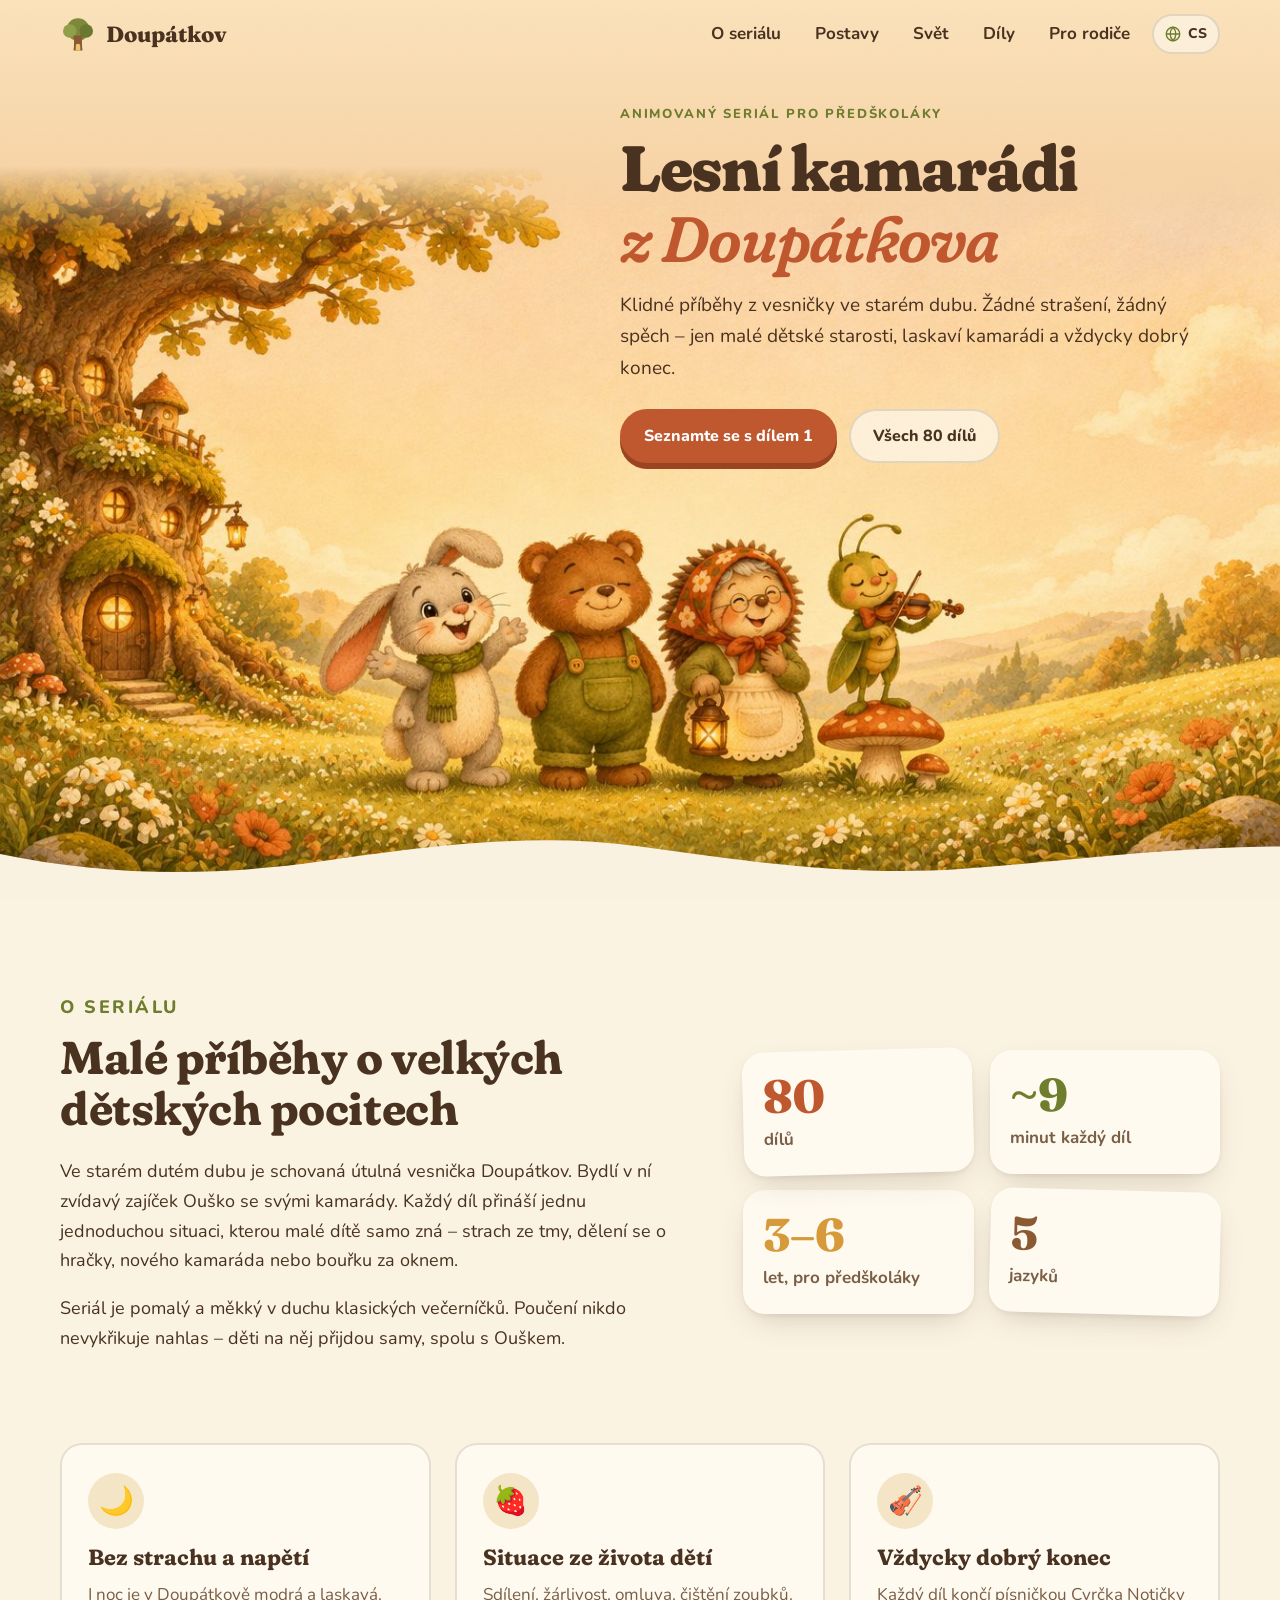
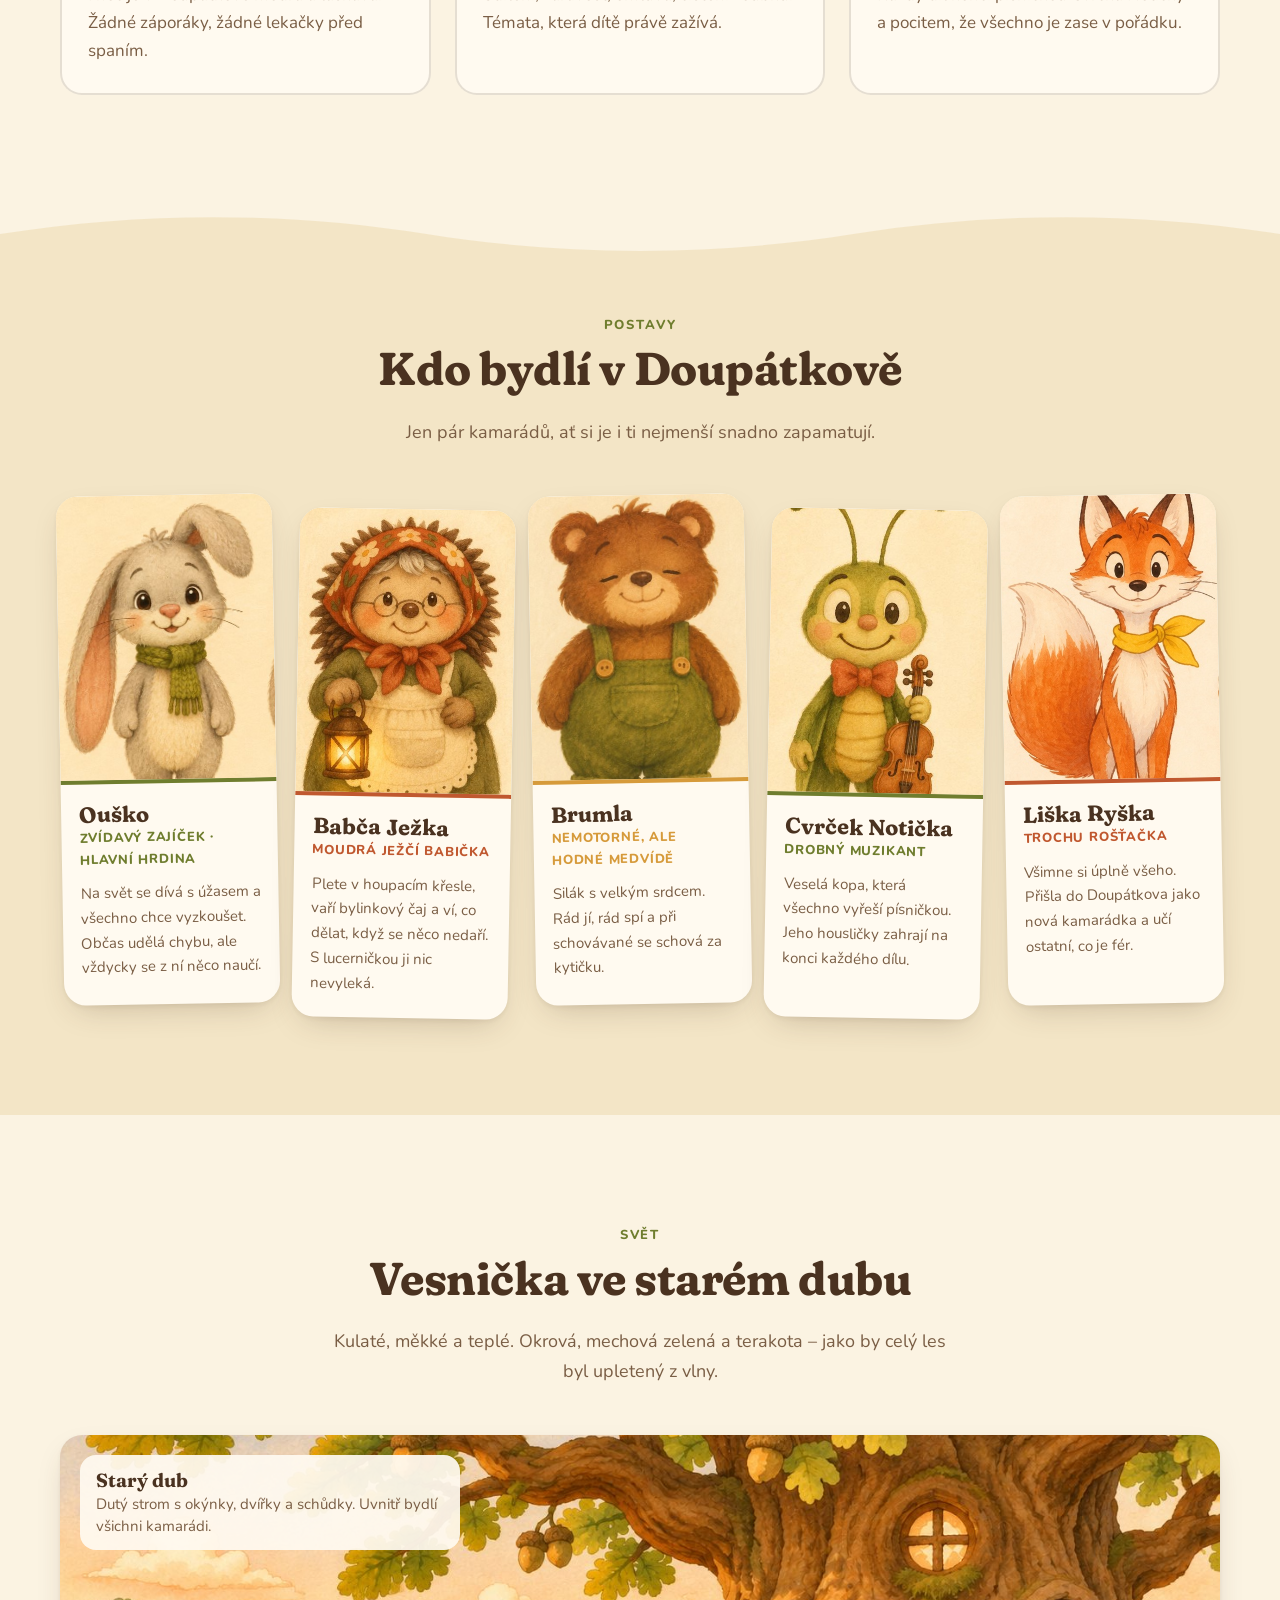
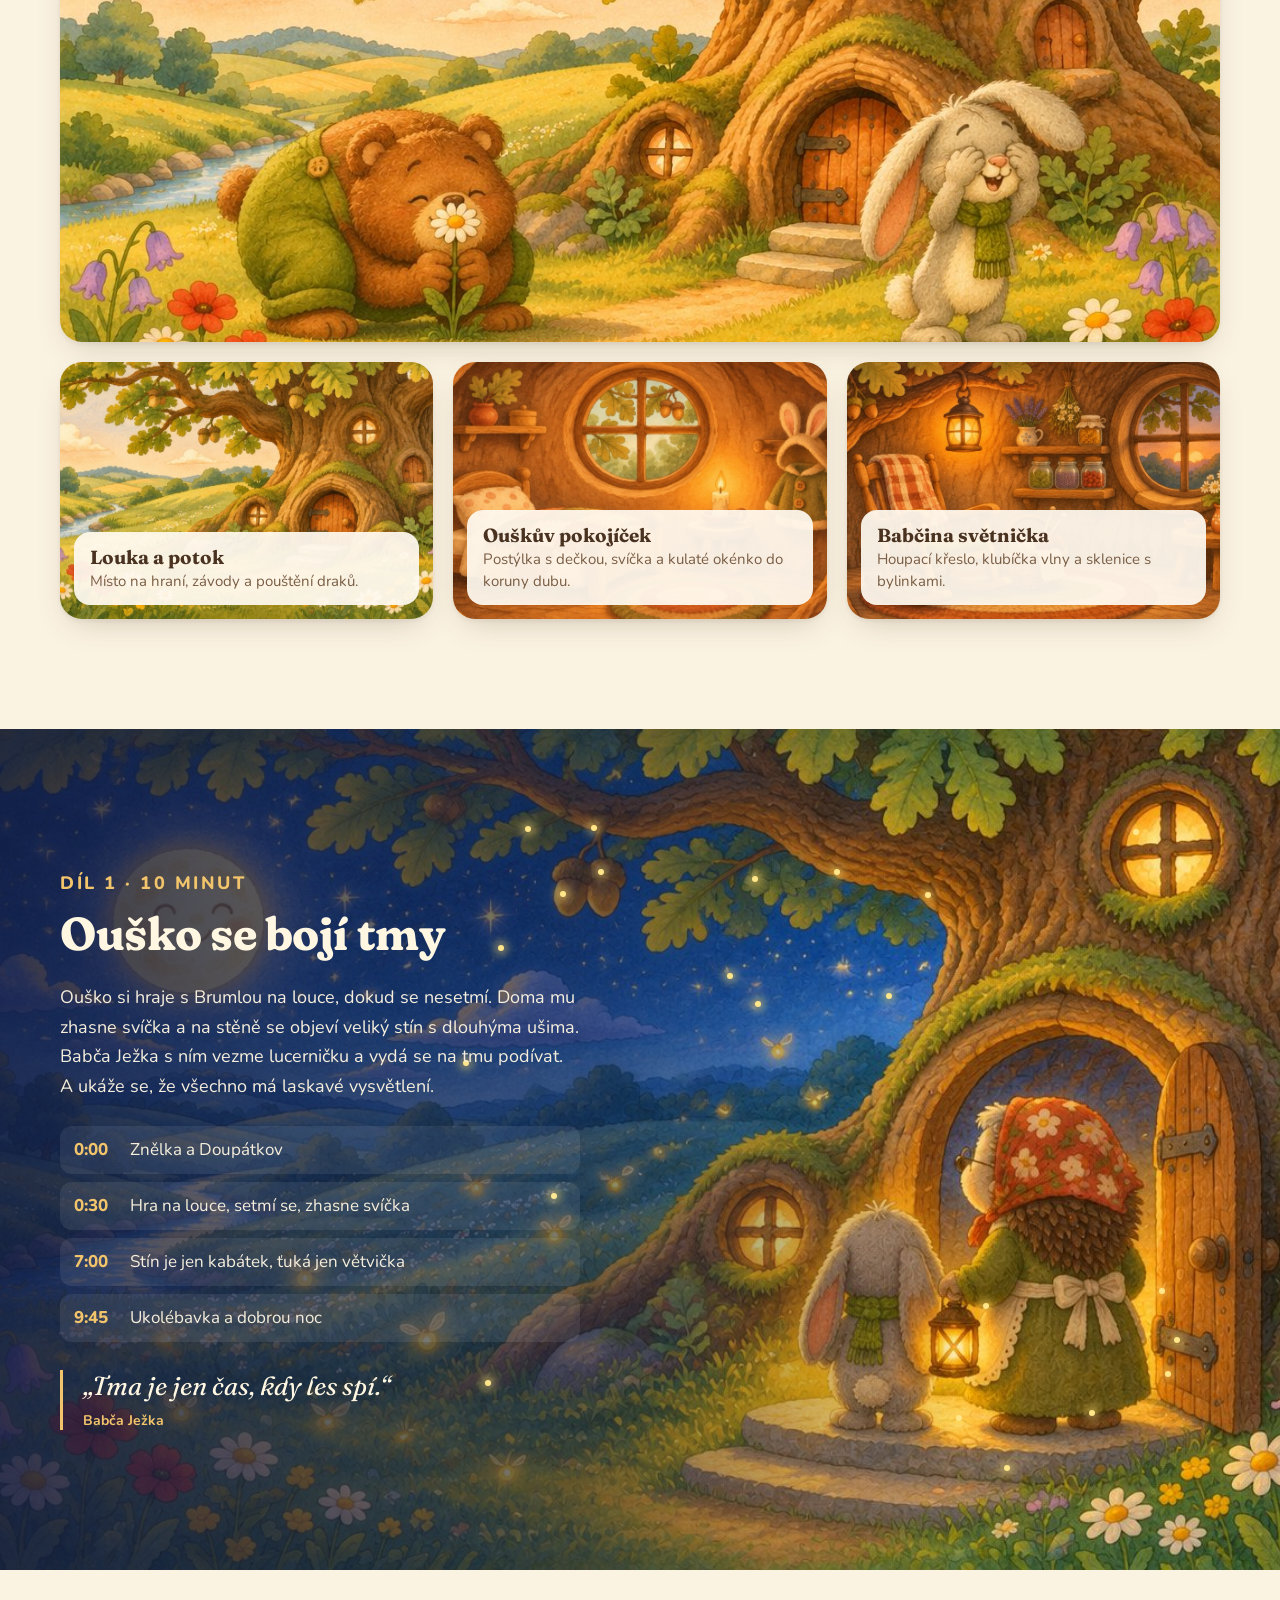
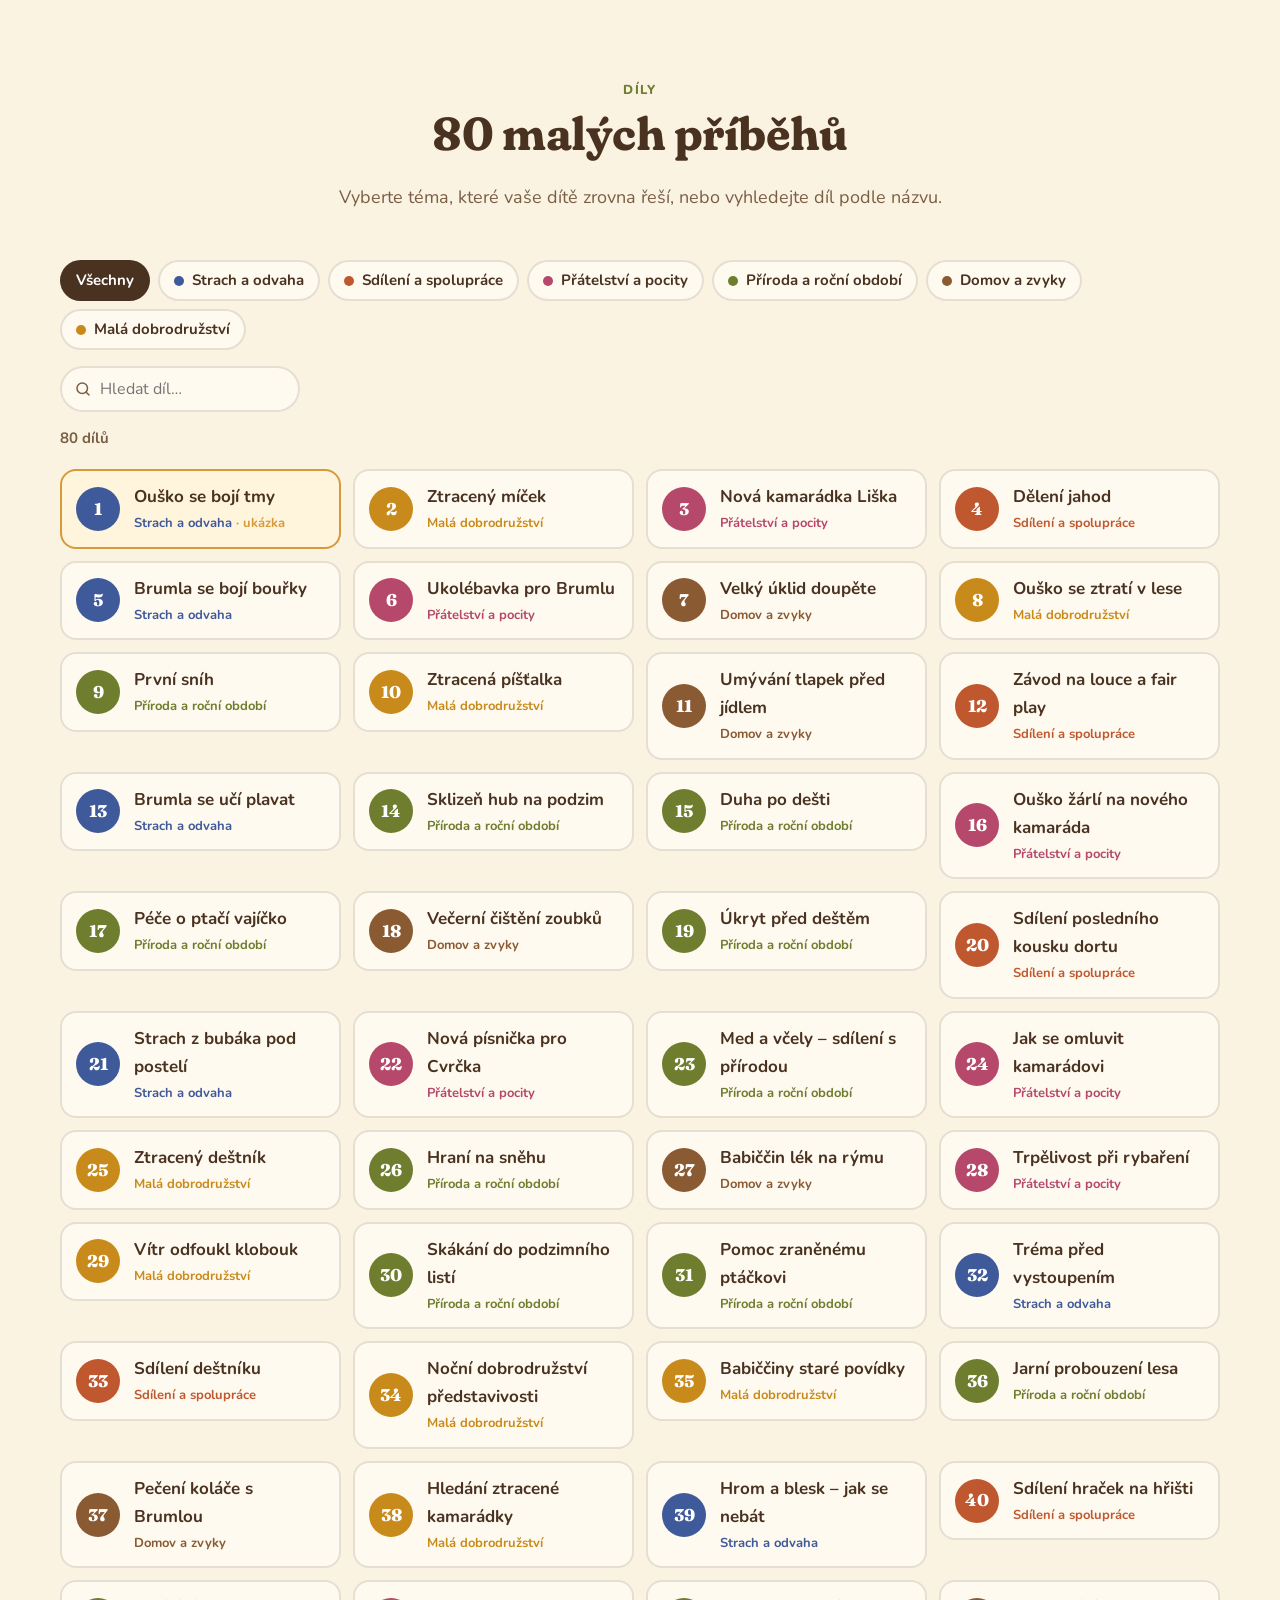
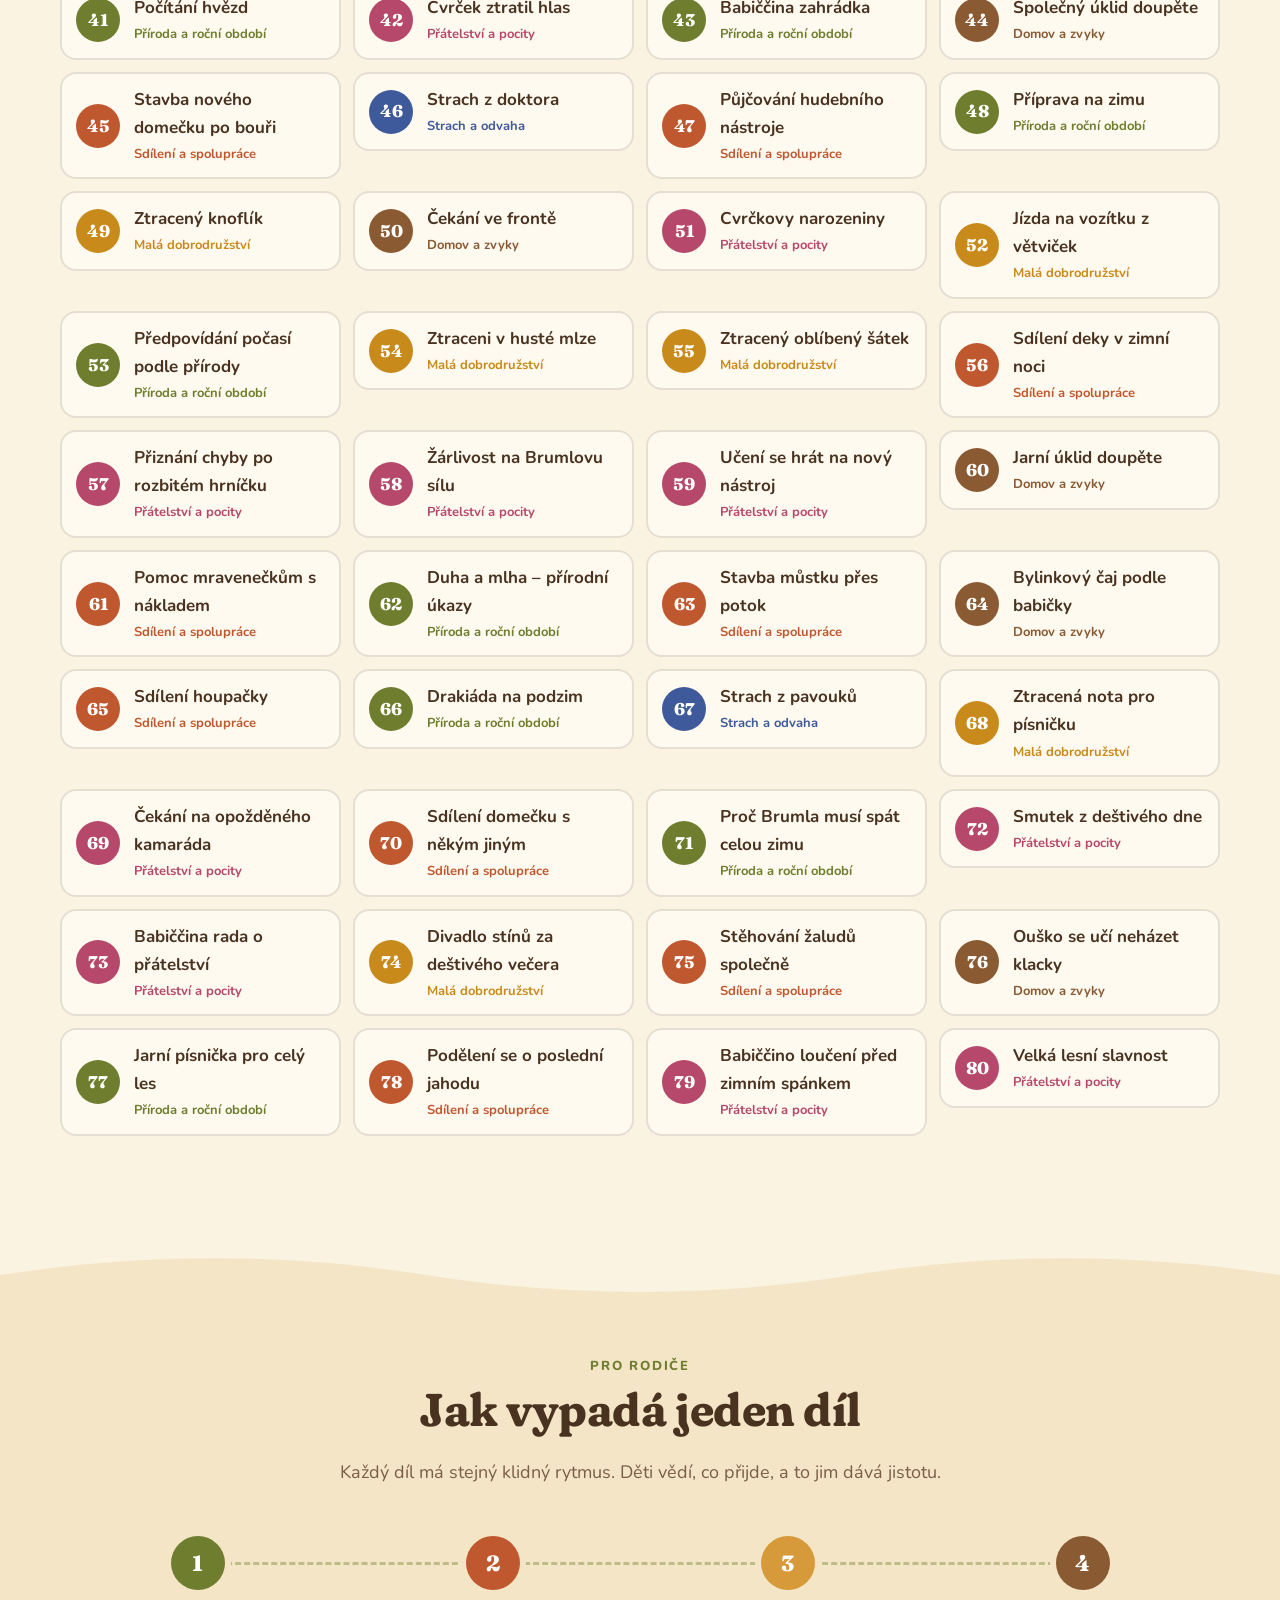
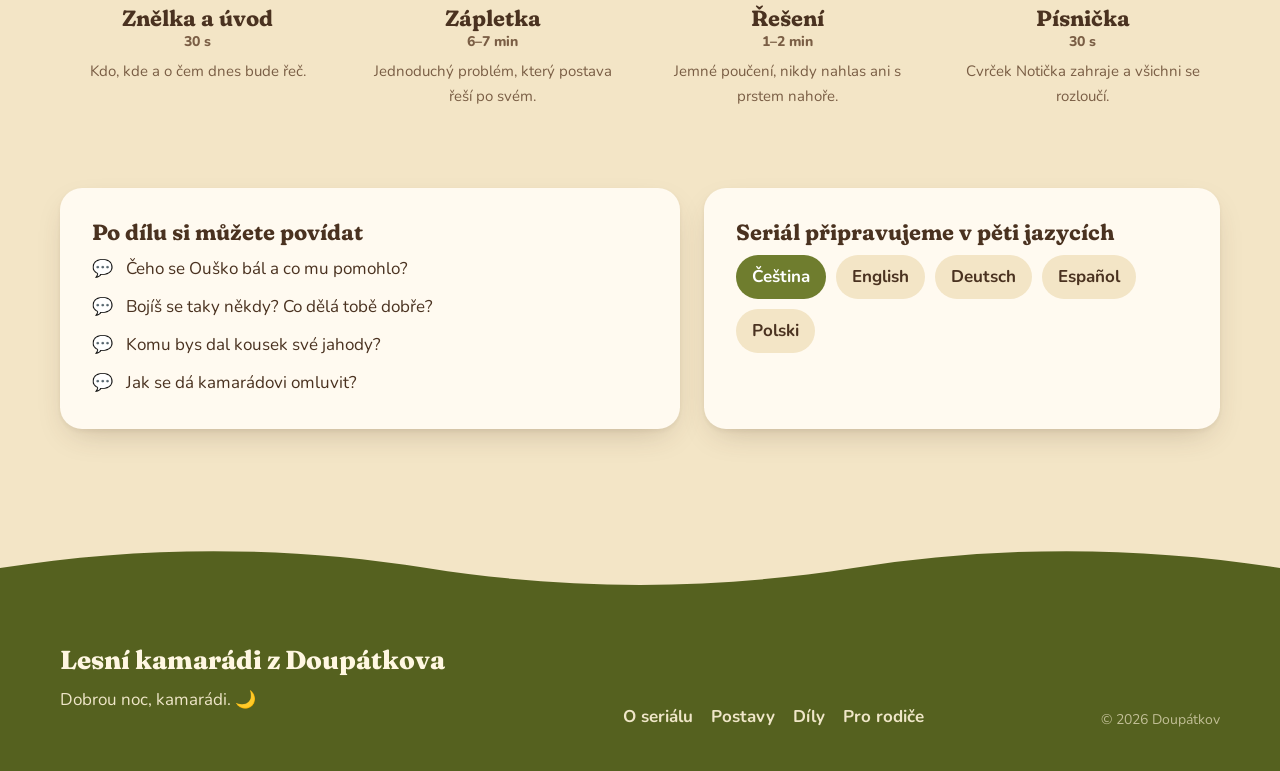
<file: index.html>
<!doctype html>
<html lang="cs">
<head>
  <meta charset="utf-8">
  <!-- Vygenerováno skriptem build.mjs ze src/index.template.html a i18n/cs.json. Needitovat ručně. -->
  <meta name="viewport" content="width=device-width, initial-scale=1">
  <title>Lesní kamarádi z Doupátkova</title>
  <meta name="description" content="Klidný a laskavý animovaný seriál pro předškolní děti. 80 krátkých dílů o zajíčkovi Ouškovi a jeho kamarádech z vesničky ve starém dubu.">
  <meta name="theme-color" content="#fbf3e2">
  <link rel="canonical" href="https://tomikos1234.github.io/doupatkov/">
  <link rel="alternate" hreflang="cs" href="https://tomikos1234.github.io/doupatkov/">
  <link rel="alternate" hreflang="en" href="https://tomikos1234.github.io/doupatkov/en/">
  <link rel="alternate" hreflang="de" href="https://tomikos1234.github.io/doupatkov/de/">
  <link rel="alternate" hreflang="es" href="https://tomikos1234.github.io/doupatkov/es/">
  <link rel="alternate" hreflang="pl" href="https://tomikos1234.github.io/doupatkov/pl/">
  <link rel="alternate" hreflang="x-default" href="https://tomikos1234.github.io/doupatkov/">
  <meta property="og:type" content="website">
  <meta property="og:locale" content="cs_CZ">
  <meta property="og:site_name" content="Doupátkov">
  <meta property="og:title" content="Lesní kamarádi z Doupátkova">
  <meta property="og:description" content="Klidný a laskavý animovaný seriál pro předškolní děti. 80 krátkých dílů z vesničky ve starém dubu.">
  <meta property="og:url" content="https://tomikos1234.github.io/doupatkov/">
  <meta property="og:image" content="https://tomikos1234.github.io/doupatkov/img/og.jpg">
  <meta property="og:image:width" content="1200">
  <meta property="og:image:height" content="630">
  <meta name="twitter:card" content="summary_large_image">
  <link rel="icon" type="image/png" href="img/apple-touch-icon.png">
  <link rel="apple-touch-icon" href="img/apple-touch-icon.png">
  <link rel="preconnect" href="https://fonts.googleapis.com">
  <link rel="preconnect" href="https://fonts.gstatic.com" crossorigin>
  <link href="https://fonts.googleapis.com/css2?family=Fraunces:opsz,wght,SOFT@9..144,500..800,100&family=Nunito:wght@400;600;700;800&display=swap" rel="stylesheet">
  <link rel="stylesheet" href="css/style.css">
</head>
<body>

<a class="skip" href="#obsah">Přeskočit na obsah</a>

<header class="nav" id="nav">
  <div class="nav__inner">
    <a class="brand" href="#top" aria-label="Doupátkov – úvod">
      <svg class="brand__mark" viewBox="0 0 48 48" aria-hidden="true">
        <circle cx="24" cy="18" r="15" fill="#7d8a3a"/>
        <circle cx="13" cy="20" r="9" fill="#93a04a"/>
        <circle cx="35" cy="20" r="9" fill="#6b7830"/>
        <path d="M18 46c1-8 1-14 0-20h12c-1 6-1 12 0 20z" fill="#8a5a33"/>
        <path d="M21 46v-6a3 3 0 0 1 6 0v6z" fill="#f2c46b"/>
      </svg>
      <span>Doupátkov</span>
    </a>
    <div class="nav__right">
      <nav id="menu" class="nav__menu" aria-label="Hlavní menu">
        <a href="#o-serialu">O seriálu</a>
        <a href="#postavy">Postavy</a>
        <a href="#svet">Svět</a>
        <a href="#dily">Díly</a>
        <a href="#rodice">Pro rodiče</a>
      </nav>
      <details class="lang">
        <summary aria-label="Jazyk: Čeština">
          <svg viewBox="0 0 24 24" aria-hidden="true"><circle cx="12" cy="12" r="9" fill="none" stroke="currentColor" stroke-width="1.8"/><path d="M3 12h18M12 3c2.5 2.6 3.8 5.6 3.8 9s-1.3 6.4-3.8 9c-2.5-2.6-3.8-5.6-3.8-9S9.5 5.6 12 3z" fill="none" stroke="currentColor" stroke-width="1.8"/></svg>
          <span>CS</span>
        </summary>
        <ul class="lang__menu">
          <li><a href="./" hreflang="cs" lang="cs" aria-current="page"><b>CS</b>Čeština</a></li>
          <li><a href="en/" hreflang="en" lang="en"><b>EN</b>English</a></li>
          <li><a href="de/" hreflang="de" lang="de"><b>DE</b>Deutsch</a></li>
          <li><a href="es/" hreflang="es" lang="es"><b>ES</b>Español</a></li>
          <li><a href="pl/" hreflang="pl" lang="pl"><b>PL</b>Polski</a></li>
        </ul>
      </details>
      <button class="nav__toggle" aria-expanded="false" aria-controls="menu" aria-label="Otevřít menu">
        <span></span><span></span><span></span>
      </button>
    </div>
  </div>
</header>

<main id="obsah">

  <!-- HERO -->
  <section class="hero" id="top">
    <div class="hero__img">
      <img src="img/hero.jpg" alt="Zajíček Ouško, medvídě Brumla, Babča Ježka a Cvrček Notička na louce u starého dubu" width="1344" height="752">
    </div>
    <div class="hero__text">
      <p class="eyebrow">Animovaný seriál pro předškoláky</p>
      <h1>Lesní kamarádi<br><span>z Doupátkova</span></h1>
      <p class="lead">Klidné příběhy z vesničky ve starém dubu. Žádné strašení, žádný spěch – jen malé dětské starosti, laskaví kamarádi a vždycky dobrý konec.</p>
      <div class="hero__cta">
        <a class="btn btn--primary" href="#dil-1">Seznamte se s dílem 1</a>
        <a class="btn btn--ghost" href="#dily">Všech 80 dílů</a>
      </div>
    </div>
    <svg class="wave wave--bottom" viewBox="0 0 1440 80" preserveAspectRatio="none" aria-hidden="true"><path d="M0 40c120 30 240 30 360 10s240-40 360-20 240 40 360 30 240-30 360-30v70H0z" fill="var(--paper)"/></svg>
  </section>

  <!-- O SERIÁLU -->
  <section class="section" id="o-serialu">
    <div class="wrap">
      <div class="intro">
        <div class="intro__text">
          <p class="eyebrow">O seriálu</p>
          <h2>Malé příběhy o&nbsp;velkých dětských pocitech</h2>
          <p>Ve starém dutém dubu je schovaná útulná vesnička Doupátkov. Bydlí v ní zvídavý zajíček Ouško se svými kamarády. Každý díl přináší jednu jednoduchou situaci, kterou malé dítě samo zná – strach ze tmy, dělení se o hračky, nového kamaráda nebo bouřku za oknem.</p>
          <p>Seriál je pomalý a měkký v duchu klasických večerníčků. Poučení nikdo nevykřikuje nahlas – děti na něj přijdou samy, spolu s Ouškem.</p>
        </div>
        <ul class="facts">
          <li><strong>80</strong><span>dílů</span></li>
          <li><strong>~9</strong><span>minut každý díl</span></li>
          <li><strong>3–6</strong><span>let, pro předškoláky</span></li>
          <li><strong>5</strong><span>jazyků</span></li>
        </ul>
      </div>

      <div class="values">
        <article class="value">
          <div class="value__icon" aria-hidden="true">🌙</div>
          <h3>Bez strachu a napětí</h3>
          <p>I noc je v Doupátkově modrá a laskavá. Žádné záporáky, žádné lekačky před spaním.</p>
        </article>
        <article class="value">
          <div class="value__icon" aria-hidden="true">🍓</div>
          <h3>Situace ze života dětí</h3>
          <p>Sdílení, žárlivost, omluva, čištění zoubků. Témata, která dítě právě zažívá.</p>
        </article>
        <article class="value">
          <div class="value__icon" aria-hidden="true">🎻</div>
          <h3>Vždycky dobrý konec</h3>
          <p>Každý díl končí písničkou Cvrčka Notičky a pocitem, že všechno je zase v pořádku.</p>
        </article>
      </div>
    </div>
  </section>

  <!-- POSTAVY -->
  <section class="section section--tint" id="postavy">
    <svg class="wave wave--top" viewBox="0 0 1440 80" preserveAspectRatio="none" aria-hidden="true"><path d="M0 40c160-30 320-30 480 0s320 30 480 0 320-30 480 0V0H0z" fill="var(--paper)"/></svg>
    <div class="wrap">
      <p class="eyebrow center">Postavy</p>
      <h2 class="center">Kdo bydlí v Doupátkově</h2>
      <p class="sub center">Jen pár kamarádů, ať si je i ti nejmenší snadno zapamatují.</p>

      <div class="chars">
        <article class="char" style="--accent: var(--moss)">
          <div class="char__img"><img src="img/ousko.jpg" alt="Zajíček Ouško se zeleným šálem" loading="lazy" width="448" height="752"></div>
          <div class="char__body">
            <h3>Ouško</h3>
            <p class="char__role">zvídavý zajíček · hlavní hrdina</p>
            <p>Na svět se dívá s úžasem a všechno chce vyzkoušet. Občas udělá chybu, ale vždycky se z ní něco naučí.</p>
          </div>
        </article>
        <article class="char" style="--accent: var(--terracotta)">
          <div class="char__img"><img src="img/babca.jpg" alt="Babča Ježka s šátkem a lucerničkou" loading="lazy" width="430" height="752"></div>
          <div class="char__body">
            <h3>Babča Ježka</h3>
            <p class="char__role">moudrá ježčí babička</p>
            <p>Plete v houpacím křesle, vaří bylinkový čaj a ví, co dělat, když se něco nedaří. S lucerničkou ji nic nevyleká.</p>
          </div>
        </article>
        <article class="char" style="--accent: var(--ochre)">
          <div class="char__img"><img src="img/brumla.jpg" alt="Medvídě Brumla v zelených laclácích" loading="lazy" width="450" height="752"></div>
          <div class="char__body">
            <h3>Brumla</h3>
            <p class="char__role">nemotorné, ale hodné medvídě</p>
            <p>Silák s velkým srdcem. Rád jí, rád spí a při schovávané se schová za kytičku.</p>
          </div>
        </article>
        <article class="char" style="--accent: var(--moss)">
          <div class="char__img"><img src="img/cvrcek.jpg" alt="Cvrček Notička s houslemi a motýlkem" loading="lazy" width="400" height="752"></div>
          <div class="char__body">
            <h3>Cvrček Notička</h3>
            <p class="char__role">drobný muzikant</p>
            <p>Veselá kopa, která všechno vyřeší písničkou. Jeho housličky zahrají na konci každého dílu.</p>
          </div>
        </article>
        <article class="char" style="--accent: var(--terracotta)">
          <div class="char__img"><img src="img/liska.jpg" alt="Liška Ryška se žlutým šátkem" loading="lazy" width="370" height="752"></div>
          <div class="char__body">
            <h3>Liška Ryška</h3>
            <p class="char__role">trochu rošťačka</p>
            <p>Všimne si úplně všeho. Přišla do Doupátkova jako nová kamarádka a učí ostatní, co je fér.</p>
          </div>
        </article>
      </div>
    </div>
  </section>

  <!-- SVĚT -->
  <section class="section" id="svet">
    <div class="wrap">
      <p class="eyebrow center">Svět</p>
      <h2 class="center">Vesnička ve starém dubu</h2>
      <p class="sub center">Kulaté, měkké a teplé. Okrová, mechová zelená a terakota – jako by celý les byl upletený z vlny.</p>

      <div class="places">
        <figure class="place place--wide">
          <img src="img/louka-hra.jpg" alt="Brumla a Ouško hrají na schovávanou u starého dubu" loading="lazy" width="1344" height="752">
          <figcaption><strong>Starý dub</strong>Dutý strom s okýnky, dvířky a schůdky. Uvnitř bydlí všichni kamarádi.</figcaption>
        </figure>
        <figure class="place">
          <img src="img/louka.jpg" alt="Kvetoucí louka s potokem" loading="lazy" width="1000" height="560">
          <figcaption><strong>Louka a potok</strong>Místo na hraní, závody a pouštění draků.</figcaption>
        </figure>
        <figure class="place">
          <img src="img/pokojicek.jpg" alt="Ouškův pokojíček s postýlkou a svíčkou" loading="lazy" width="1000" height="560">
          <figcaption><strong>Ouškův pokojíček</strong>Postýlka s dečkou, svíčka a kulaté okénko do koruny dubu.</figcaption>
        </figure>
        <figure class="place">
          <img src="img/svetnicka.jpg" alt="Babčina světnička s houpacím křeslem a lucerničkou" loading="lazy" width="1000" height="560">
          <figcaption><strong>Babčina světnička</strong>Houpací křeslo, klubíčka vlny a sklenice s bylinkami.</figcaption>
        </figure>
      </div>
    </div>
  </section>

  <!-- DÍL 1 -->
  <section class="night" id="dil-1">
    <div class="night__bg" aria-hidden="true"><img src="img/noc.jpg" alt="" loading="lazy" width="1344" height="752"></div>
    <div class="fireflies" aria-hidden="true"></div>
    <div class="wrap night__inner">
      <div class="night__card">
        <p class="eyebrow">Díl 1 · 10 minut</p>
        <h2>Ouško se bojí tmy</h2>
        <p>Ouško si hraje s Brumlou na louce, dokud se nesetmí. Doma mu zhasne svíčka a na stěně se objeví veliký stín s dlouhýma ušima. Babča Ježka s ním vezme lucerničku a vydá se na tmu podívat. A ukáže se, že všechno má laskavé vysvětlení.</p>
        <ol class="beats">
          <li><span>0:00</span>Znělka a Doupátkov</li>
          <li><span>0:30</span>Hra na louce, setmí se, zhasne svíčka</li>
          <li><span>7:00</span>Stín je jen kabátek, ťuká jen větvička</li>
          <li><span>9:45</span>Ukolébavka a dobrou noc</li>
        </ol>
        <blockquote>„Tma je jen čas, kdy les spí.“<cite>Babča Ježka</cite></blockquote>
      </div>
    </div>
  </section>

  <!-- DÍLY -->
  <section class="section" id="dily">
    <div class="wrap">
      <p class="eyebrow center">Díly</p>
      <h2 class="center">80 malých příběhů</h2>
      <p class="sub center">Vyberte téma, které vaše dítě zrovna řeší, nebo vyhledejte díl podle názvu.</p>

      <div class="filters" role="toolbar" aria-label="Filtrovat díly podle tématu">
        <div class="chips" id="chips"></div>
        <label class="search">
          <span class="visually-hidden">Hledat díl</span>
          <svg viewBox="0 0 24 24" aria-hidden="true"><circle cx="11" cy="11" r="7" fill="none" stroke="currentColor" stroke-width="2"/><path d="m20 20-4-4" stroke="currentColor" stroke-width="2" stroke-linecap="round"/></svg>
          <input type="search" id="search" placeholder="Hledat díl…" autocomplete="off">
        </label>
      </div>
      <p class="count" id="count" aria-live="polite"></p>
      <ol class="episodes" id="episodes"></ol>
      <p class="empty" id="empty" hidden>Takový díl jsme nenašli. Zkuste jiné slovo. 🦔</p>
    </div>
  </section>

  <!-- PRO RODIČE -->
  <section class="section section--tint" id="rodice">
    <svg class="wave wave--top" viewBox="0 0 1440 80" preserveAspectRatio="none" aria-hidden="true"><path d="M0 40c160-30 320-30 480 0s320 30 480 0 320-30 480 0V0H0z" fill="var(--paper)"/></svg>
    <div class="wrap">
      <p class="eyebrow center">Pro rodiče</p>
      <h2 class="center">Jak vypadá jeden díl</h2>
      <p class="sub center">Každý díl má stejný klidný rytmus. Děti vědí, co přijde, a to jim dává jistotu.</p>

      <ol class="timeline">
        <li><div class="timeline__dot">1</div><h3>Znělka a úvod</h3><p class="timeline__time">30 s</p><p>Kdo, kde a o čem dnes bude řeč.</p></li>
        <li><div class="timeline__dot">2</div><h3>Zápletka</h3><p class="timeline__time">6–7 min</p><p>Jednoduchý problém, který postava řeší po svém.</p></li>
        <li><div class="timeline__dot">3</div><h3>Řešení</h3><p class="timeline__time">1–2 min</p><p>Jemné poučení, nikdy nahlas ani s prstem nahoře.</p></li>
        <li><div class="timeline__dot">4</div><h3>Písnička</h3><p class="timeline__time">30 s</p><p>Cvrček Notička zahraje a všichni se rozloučí.</p></li>
      </ol>

      <div class="tips">
        <div class="tips__text">
          <h3>Po dílu si můžete povídat</h3>
          <ul>
            <li>Čeho se Ouško bál a co mu pomohlo?</li>
            <li>Bojíš se taky někdy? Co dělá tobě dobře?</li>
            <li>Komu bys dal kousek své jahody?</li>
            <li>Jak se dá kamarádovi omluvit?</li>
          </ul>
        </div>
        <div class="langs">
          <h3>Seriál připravujeme v pěti jazycích</h3>
          <ul class="langs__list">
            <li><a href="./" hreflang="cs" lang="cs" aria-current="page">Čeština</a></li>
            <li><a href="en/" hreflang="en" lang="en">English</a></li>
            <li><a href="de/" hreflang="de" lang="de">Deutsch</a></li>
            <li><a href="es/" hreflang="es" lang="es">Español</a></li>
            <li><a href="pl/" hreflang="pl" lang="pl">Polski</a></li>
          </ul>
        </div>
      </div>
    </div>
  </section>

</main>

<footer class="footer">
  <svg class="wave wave--top" viewBox="0 0 1440 80" preserveAspectRatio="none" aria-hidden="true"><path d="M0 40c160-30 320-30 480 0s320 30 480 0 320-30 480 0V0H0z" fill="var(--paper-2)"/></svg>
  <div class="wrap footer__inner">
    <div>
      <p class="footer__brand">Lesní kamarádi z Doupátkova</p>
      <p>Dobrou noc, kamarádi. 🌙</p>
    </div>
    <nav class="footer__nav" aria-label="Patička">
      <a href="#o-serialu">O seriálu</a>
      <a href="#postavy">Postavy</a>
      <a href="#dily">Díly</a>
      <a href="#rodice">Pro rodiče</a>
    </nav>
    <p class="footer__copy">© 2026 Doupátkov</p>
  </div>
</footer>

<script>window.I18N = {"lang":"cs","nav":{"menuOpen":"Otevřít menu","menuClose":"Zavřít menu"},"list":{"eyebrow":"Díly","title":"80 malých příběhů","sub":"Vyberte téma, které vaše dítě zrovna řeší, nebo vyhledejte díl podle názvu.","filterLabel":"Filtrovat díly podle tématu","searchLabel":"Hledat díl","searchPlaceholder":"Hledat díl…","empty":"Takový díl jsme nenašli. Zkuste jiné slovo. 🦔","all":"Všechny","featured":"ukázka","epLabel":"Díl {n}","count":{"one":"{n} díl","few":"{n} díly","many":"{n} dílu","other":"{n} dílů"}},"themes":{"strach":"Strach a odvaha","sdileni":"Sdílení a spolupráce","pocity":"Přátelství a pocity","priroda":"Příroda a roční období","zvyky":"Domov a zvyky","dobro":"Malá dobrodružství"},"episodes":["Ouško se bojí tmy","Ztracený míček","Nová kamarádka Liška","Dělení jahod","Brumla se bojí bouřky","Ukolébavka pro Brumlu","Velký úklid doupěte","Ouško se ztratí v lese","První sníh","Ztracená píšťalka","Umývání tlapek před jídlem","Závod na louce a fair play","Brumla se učí plavat","Sklizeň hub na podzim","Duha po dešti","Ouško žárlí na nového kamaráda","Péče o ptačí vajíčko","Večerní čištění zoubků","Úkryt před deštěm","Sdílení posledního kousku dortu","Strach z bubáka pod postelí","Nová písnička pro Cvrčka","Med a včely – sdílení s přírodou","Jak se omluvit kamarádovi","Ztracený deštník","Hraní na sněhu","Babiččin lék na rýmu","Trpělivost při rybaření","Vítr odfoukl klobouk","Skákání do podzimního listí","Pomoc zraněnému ptáčkovi","Tréma před vystoupením","Sdílení deštníku","Noční dobrodružství představivosti","Babiččiny staré povídky","Jarní probouzení lesa","Pečení koláče s Brumlou","Hledání ztracené kamarádky","Hrom a blesk – jak se nebát","Sdílení hraček na hřišti","Počítání hvězd","Cvrček ztratil hlas","Babiččina zahrádka","Společný úklid doupěte","Stavba nového domečku po bouři","Strach z doktora","Půjčování hudebního nástroje","Příprava na zimu","Ztracený knoflík","Čekání ve frontě","Cvrčkovy narozeniny","Jízda na vozítku z větviček","Předpovídání počasí podle přírody","Ztraceni v husté mlze","Ztracený oblíbený šátek","Sdílení deky v zimní noci","Přiznání chyby po rozbitém hrníčku","Žárlivost na Brumlovu sílu","Učení se hrát na nový nástroj","Jarní úklid doupěte","Pomoc mravenečkům s nákladem","Duha a mlha – přírodní úkazy","Stavba můstku přes potok","Bylinkový čaj podle babičky","Sdílení houpačky","Drakiáda na podzim","Strach z pavouků","Ztracená nota pro písničku","Čekání na opožděného kamaráda","Sdílení domečku s někým jiným","Proč Brumla musí spát celou zimu","Smutek z deštivého dne","Babiččina rada o přátelství","Divadlo stínů za deštivého večera","Stěhování žaludů společně","Ouško se učí neházet klacky","Jarní písnička pro celý les","Podělení se o poslední jahodu","Babiččino loučení před zimním spánkem","Velká lesní slavnost"]};</script>
<script src="js/main.js"></script>
</body>
</html>
</file>
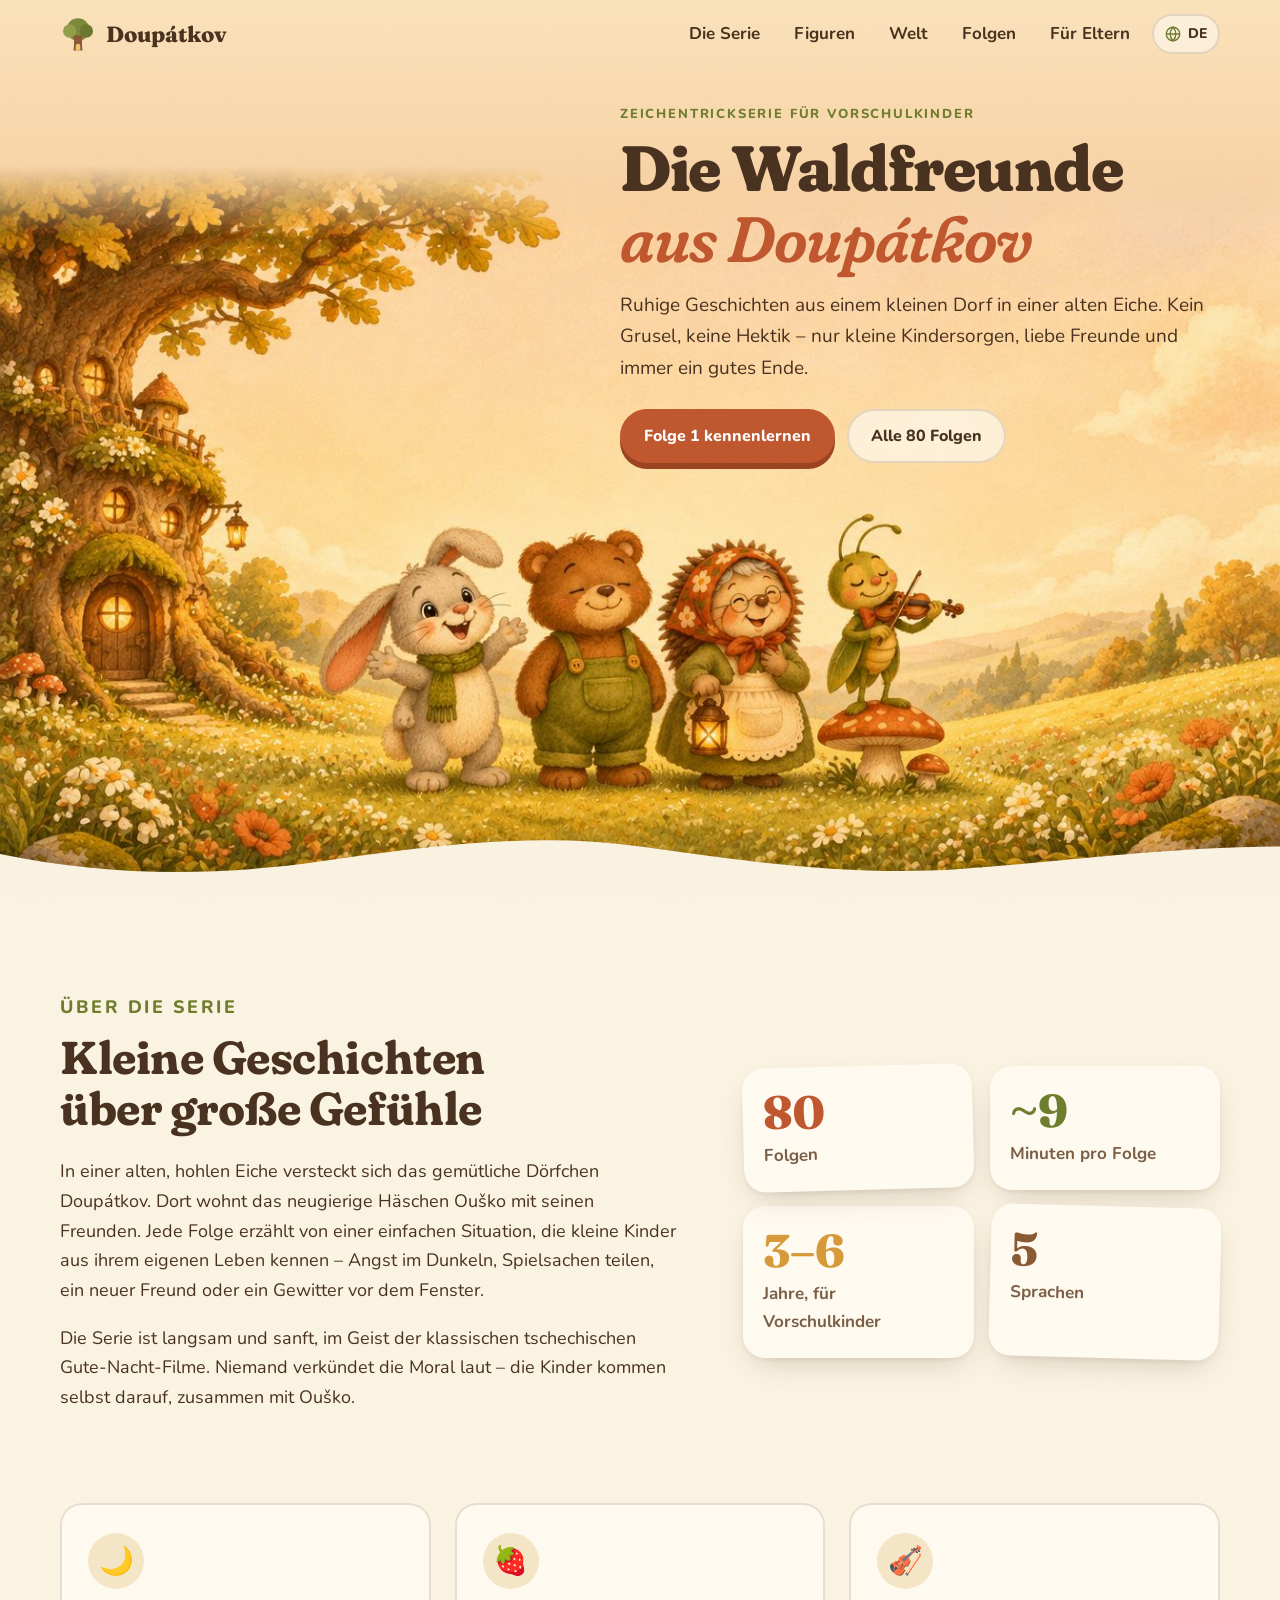
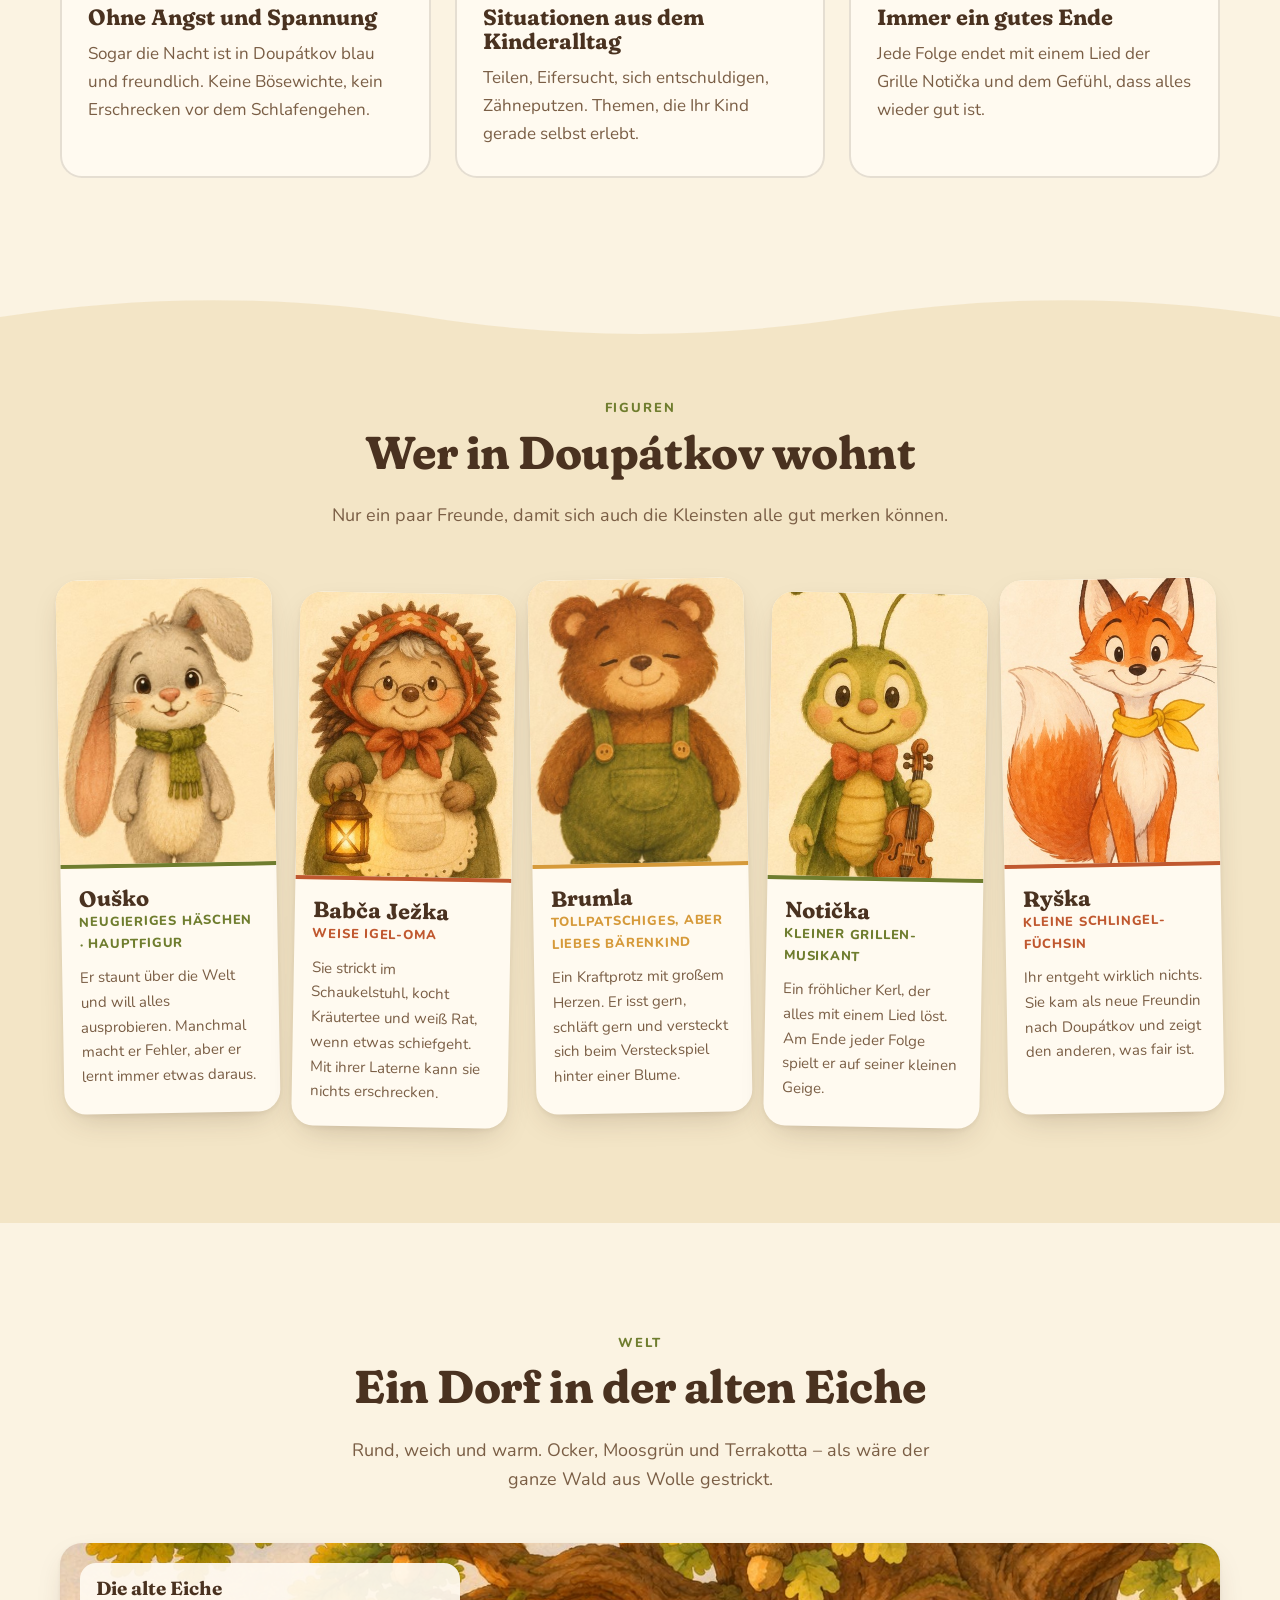
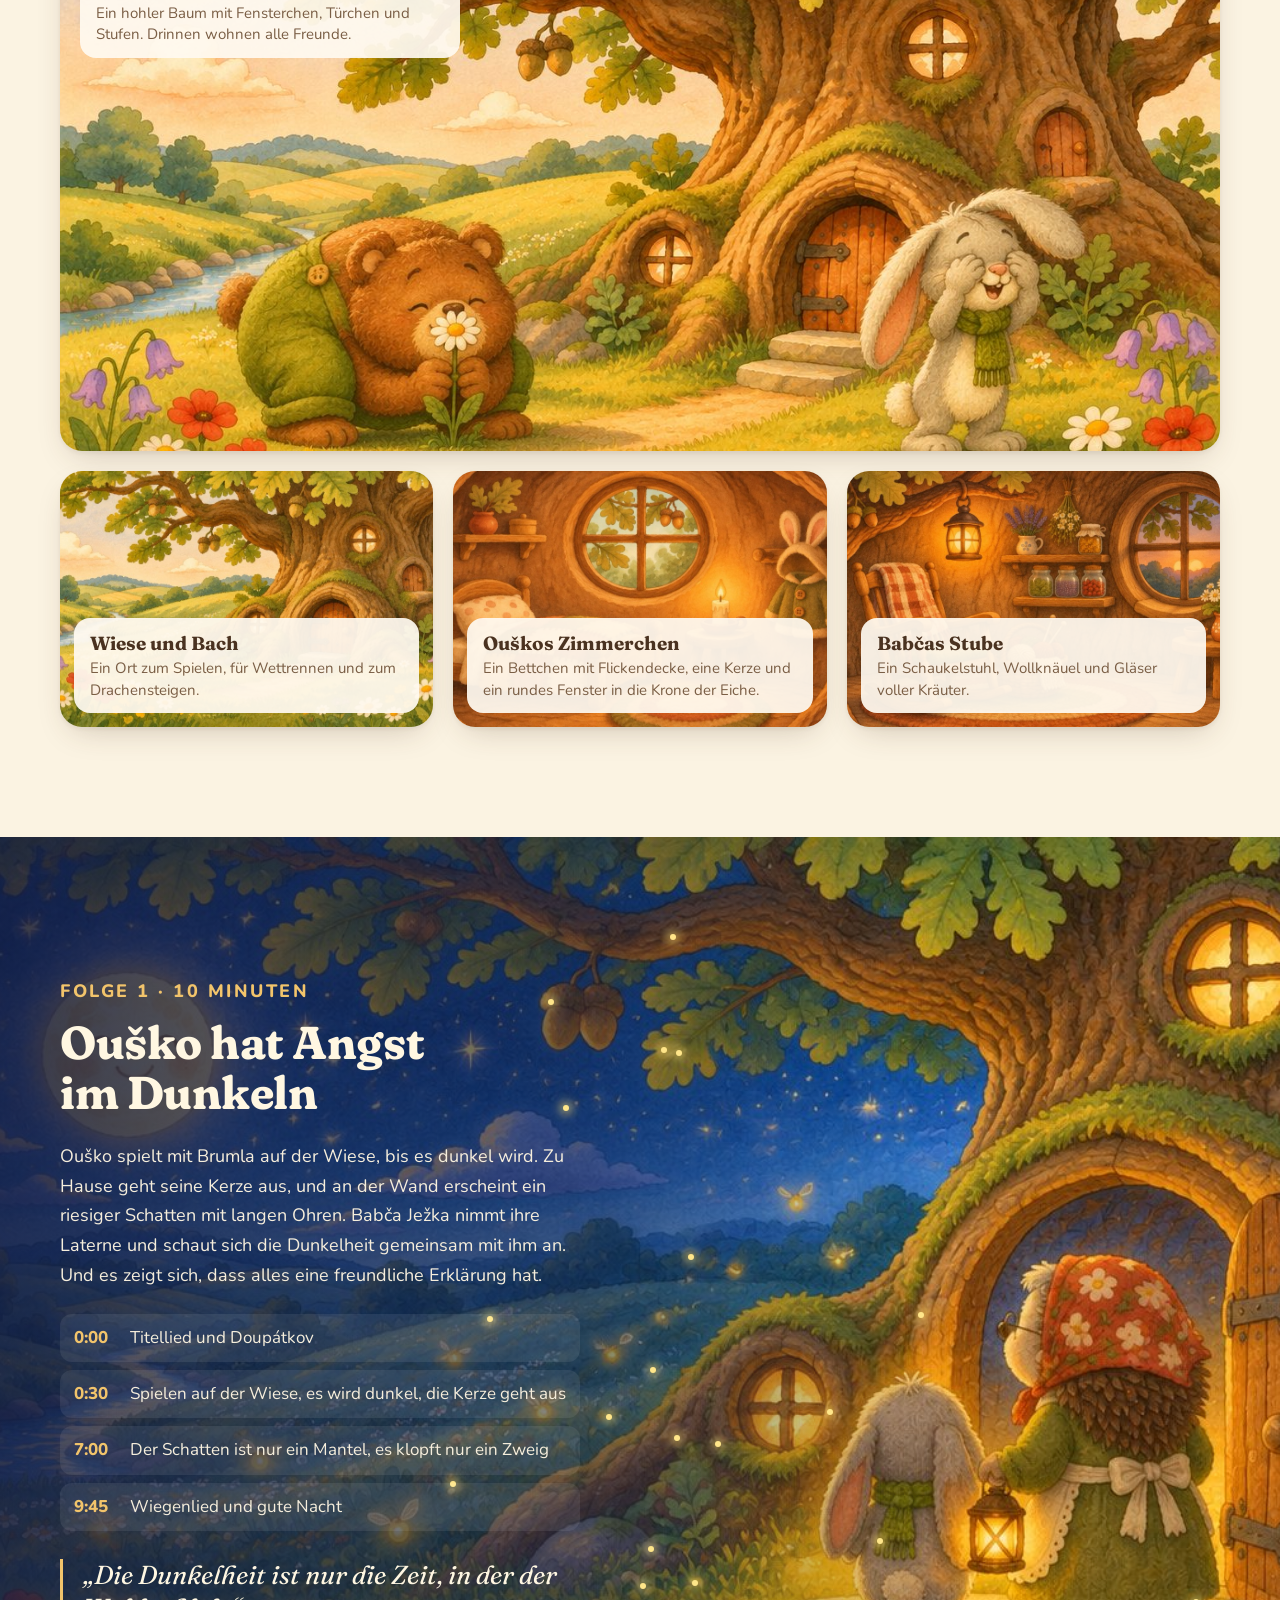
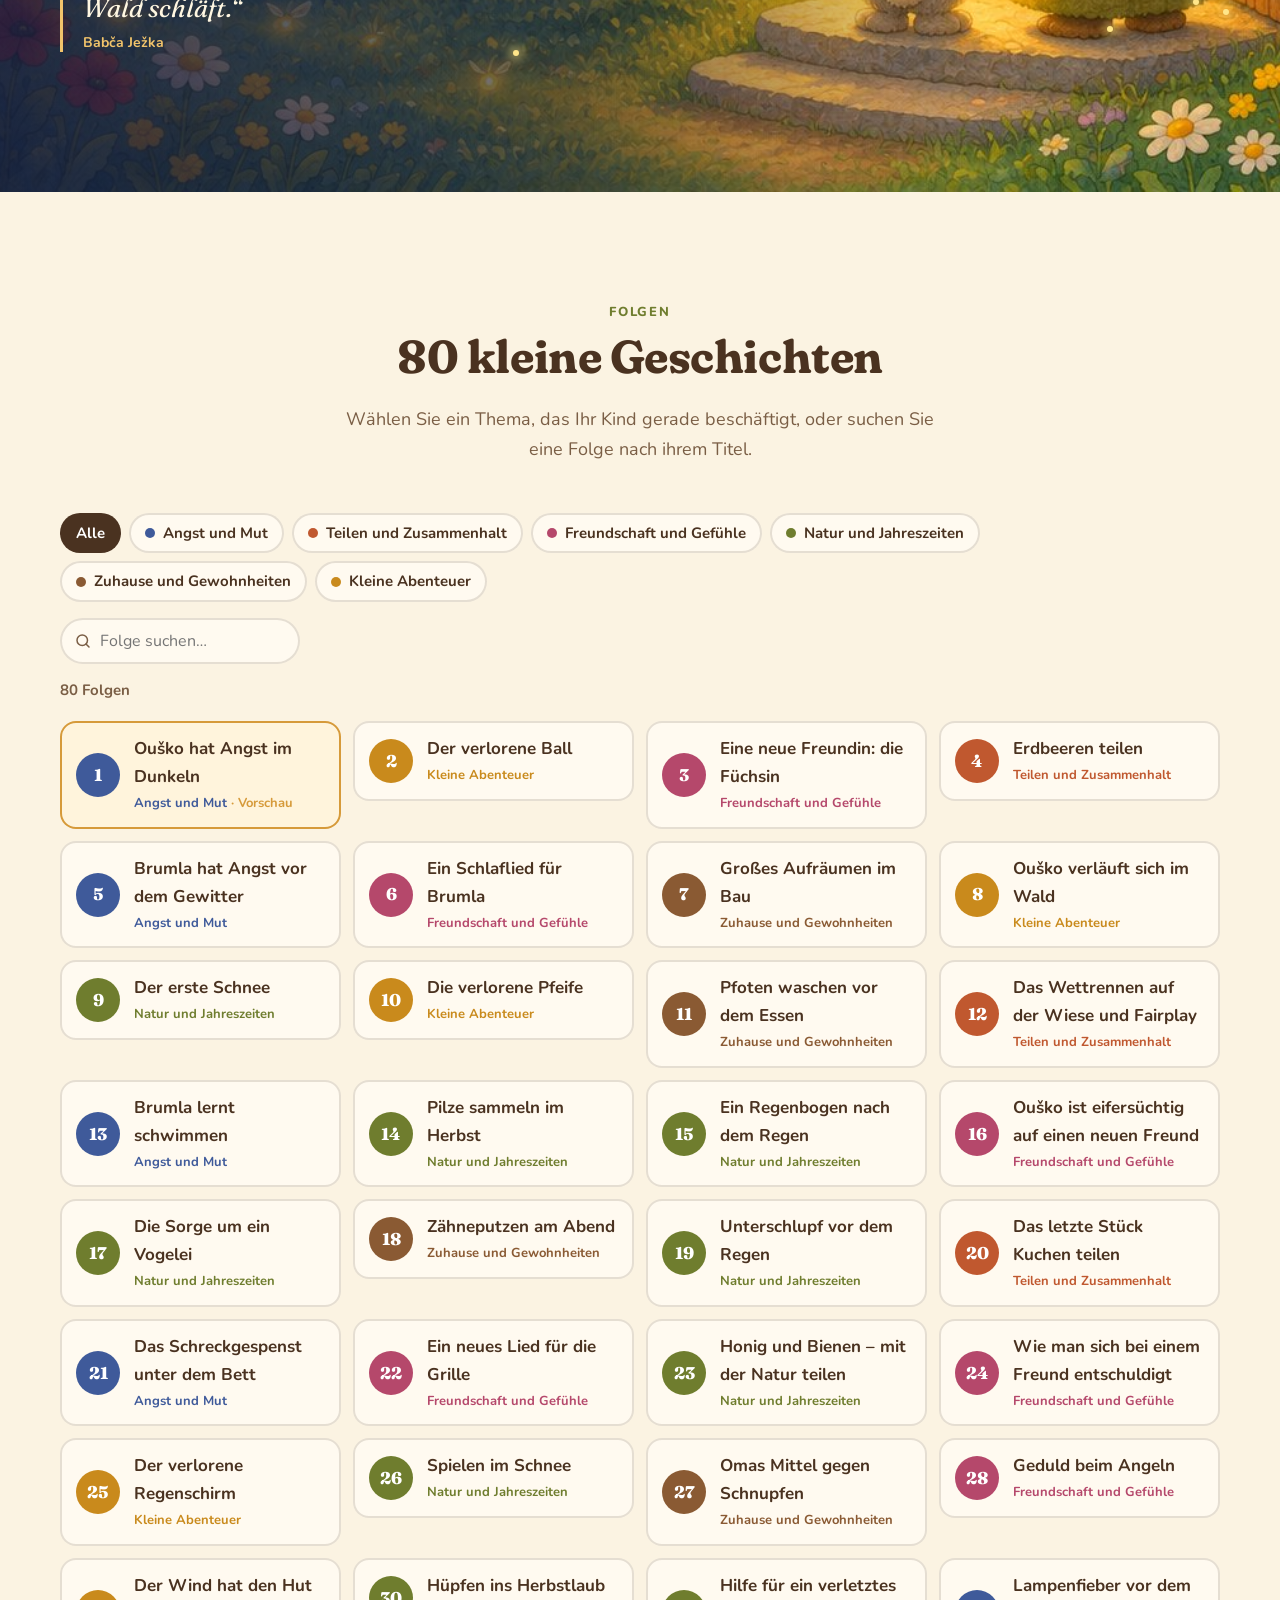
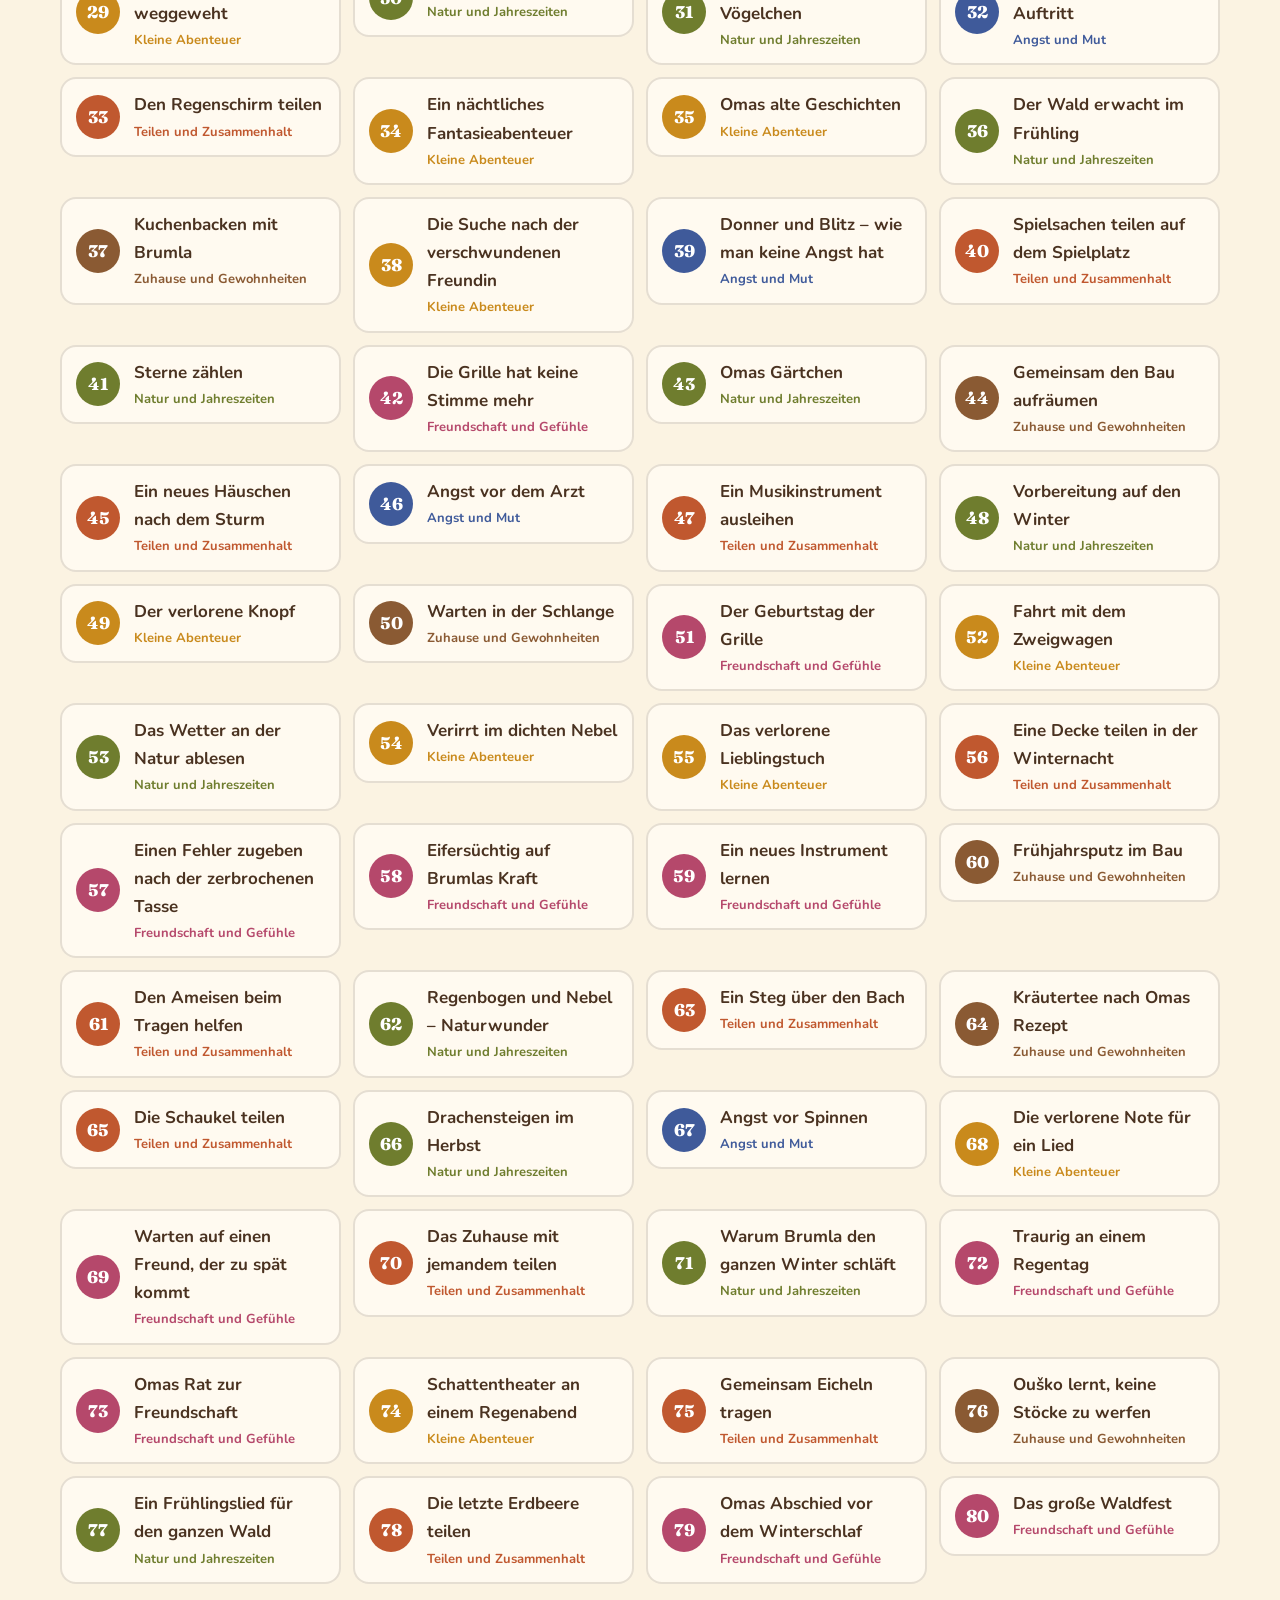
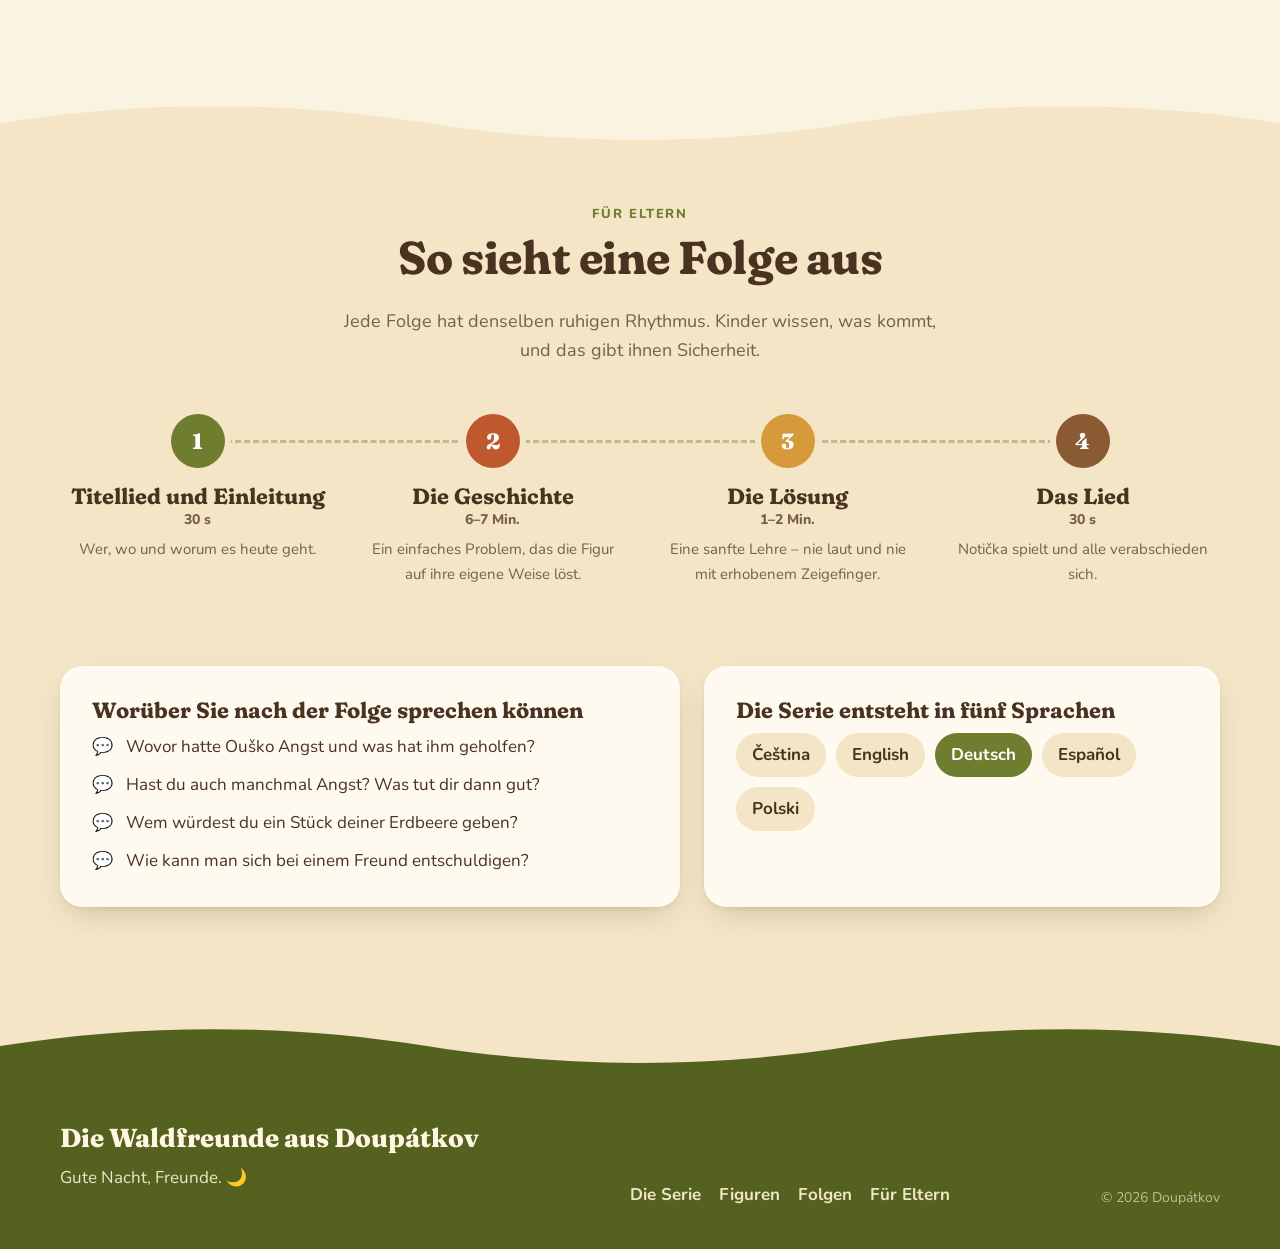
<file: de/index.html>
<!doctype html>
<html lang="de">
<head>
  <meta charset="utf-8">
  <!-- Vygenerováno skriptem build.mjs ze src/index.template.html a i18n/de.json. Needitovat ručně. -->
  <meta name="viewport" content="width=device-width, initial-scale=1">
  <title>Die Waldfreunde aus Doupátkov</title>
  <meta name="description" content="Eine ruhige, liebevolle Zeichentrickserie für Kinder im Vorschulalter. 80 kurze Folgen über das Häschen Ouško und seine Freunde aus einem Dorf in einer alten Eiche.">
  <meta name="theme-color" content="#fbf3e2">
  <link rel="canonical" href="https://tomikos1234.github.io/doupatkov/de/">
  <link rel="alternate" hreflang="cs" href="https://tomikos1234.github.io/doupatkov/">
  <link rel="alternate" hreflang="en" href="https://tomikos1234.github.io/doupatkov/en/">
  <link rel="alternate" hreflang="de" href="https://tomikos1234.github.io/doupatkov/de/">
  <link rel="alternate" hreflang="es" href="https://tomikos1234.github.io/doupatkov/es/">
  <link rel="alternate" hreflang="pl" href="https://tomikos1234.github.io/doupatkov/pl/">
  <link rel="alternate" hreflang="x-default" href="https://tomikos1234.github.io/doupatkov/">
  <meta property="og:type" content="website">
  <meta property="og:locale" content="de_DE">
  <meta property="og:site_name" content="Doupátkov">
  <meta property="og:title" content="Die Waldfreunde aus Doupátkov">
  <meta property="og:description" content="Eine ruhige, liebevolle Zeichentrickserie für Vorschulkinder. 80 kurze Folgen aus einem kleinen Dorf in einer alten Eiche.">
  <meta property="og:url" content="https://tomikos1234.github.io/doupatkov/de/">
  <meta property="og:image" content="https://tomikos1234.github.io/doupatkov/img/og.jpg">
  <meta property="og:image:width" content="1200">
  <meta property="og:image:height" content="630">
  <meta name="twitter:card" content="summary_large_image">
  <link rel="icon" type="image/png" href="../img/apple-touch-icon.png">
  <link rel="apple-touch-icon" href="../img/apple-touch-icon.png">
  <link rel="preconnect" href="https://fonts.googleapis.com">
  <link rel="preconnect" href="https://fonts.gstatic.com" crossorigin>
  <link href="https://fonts.googleapis.com/css2?family=Fraunces:opsz,wght,SOFT@9..144,500..800,100&family=Nunito:wght@400;600;700;800&display=swap" rel="stylesheet">
  <link rel="stylesheet" href="../css/style.css">
</head>
<body>

<a class="skip" href="#obsah">Zum Inhalt springen</a>

<header class="nav" id="nav">
  <div class="nav__inner">
    <a class="brand" href="#top" aria-label="Doupátkov – Startseite">
      <svg class="brand__mark" viewBox="0 0 48 48" aria-hidden="true">
        <circle cx="24" cy="18" r="15" fill="#7d8a3a"/>
        <circle cx="13" cy="20" r="9" fill="#93a04a"/>
        <circle cx="35" cy="20" r="9" fill="#6b7830"/>
        <path d="M18 46c1-8 1-14 0-20h12c-1 6-1 12 0 20z" fill="#8a5a33"/>
        <path d="M21 46v-6a3 3 0 0 1 6 0v6z" fill="#f2c46b"/>
      </svg>
      <span>Doupátkov</span>
    </a>
    <div class="nav__right">
      <nav id="menu" class="nav__menu" aria-label="Hauptmenü">
        <a href="#o-serialu">Die Serie</a>
        <a href="#postavy">Figuren</a>
        <a href="#svet">Welt</a>
        <a href="#dily">Folgen</a>
        <a href="#rodice">Für Eltern</a>
      </nav>
      <details class="lang">
        <summary aria-label="Sprache: Deutsch">
          <svg viewBox="0 0 24 24" aria-hidden="true"><circle cx="12" cy="12" r="9" fill="none" stroke="currentColor" stroke-width="1.8"/><path d="M3 12h18M12 3c2.5 2.6 3.8 5.6 3.8 9s-1.3 6.4-3.8 9c-2.5-2.6-3.8-5.6-3.8-9S9.5 5.6 12 3z" fill="none" stroke="currentColor" stroke-width="1.8"/></svg>
          <span>DE</span>
        </summary>
        <ul class="lang__menu">
          <li><a href="../" hreflang="cs" lang="cs"><b>CS</b>Čeština</a></li>
          <li><a href="../en/" hreflang="en" lang="en"><b>EN</b>English</a></li>
          <li><a href="../de/" hreflang="de" lang="de" aria-current="page"><b>DE</b>Deutsch</a></li>
          <li><a href="../es/" hreflang="es" lang="es"><b>ES</b>Español</a></li>
          <li><a href="../pl/" hreflang="pl" lang="pl"><b>PL</b>Polski</a></li>
        </ul>
      </details>
      <button class="nav__toggle" aria-expanded="false" aria-controls="menu" aria-label="Menü öffnen">
        <span></span><span></span><span></span>
      </button>
    </div>
  </div>
</header>

<main id="obsah">

  <!-- HERO -->
  <section class="hero" id="top">
    <div class="hero__img">
      <img src="../img/hero.jpg" alt="Das Häschen Ouško, das Bärenkind Brumla, Igel-Oma Babča Ježka und die Grille Notička auf einer Wiese bei der alten Eiche" width="1344" height="752">
    </div>
    <div class="hero__text">
      <p class="eyebrow">Zeichentrickserie für Vorschulkinder</p>
      <h1>Die Waldfreunde<br><span>aus Doupátkov</span></h1>
      <p class="lead">Ruhige Geschichten aus einem kleinen Dorf in einer alten Eiche. Kein Grusel, keine Hektik – nur kleine Kindersorgen, liebe Freunde und immer ein gutes Ende.</p>
      <div class="hero__cta">
        <a class="btn btn--primary" href="#dil-1">Folge 1 kennenlernen</a>
        <a class="btn btn--ghost" href="#dily">Alle 80 Folgen</a>
      </div>
    </div>
    <svg class="wave wave--bottom" viewBox="0 0 1440 80" preserveAspectRatio="none" aria-hidden="true"><path d="M0 40c120 30 240 30 360 10s240-40 360-20 240 40 360 30 240-30 360-30v70H0z" fill="var(--paper)"/></svg>
  </section>

  <!-- O SERIÁLU -->
  <section class="section" id="o-serialu">
    <div class="wrap">
      <div class="intro">
        <div class="intro__text">
          <p class="eyebrow">Über die Serie</p>
          <h2>Kleine Geschichten über große Gefühle</h2>
          <p>In einer alten, hohlen Eiche versteckt sich das gemütliche Dörfchen Doupátkov. Dort wohnt das neugierige Häschen Ouško mit seinen Freunden. Jede Folge erzählt von einer einfachen Situation, die kleine Kinder aus ihrem eigenen Leben kennen – Angst im Dunkeln, Spielsachen teilen, ein neuer Freund oder ein Gewitter vor dem Fenster.</p>
          <p>Die Serie ist langsam und sanft, im Geist der klassischen tschechischen Gute-Nacht-Filme. Niemand verkündet die Moral laut – die Kinder kommen selbst darauf, zusammen mit Ouško.</p>
        </div>
        <ul class="facts">
          <li><strong>80</strong><span>Folgen</span></li>
          <li><strong>~9</strong><span>Minuten pro Folge</span></li>
          <li><strong>3–6</strong><span>Jahre, für Vorschulkinder</span></li>
          <li><strong>5</strong><span>Sprachen</span></li>
        </ul>
      </div>

      <div class="values">
        <article class="value">
          <div class="value__icon" aria-hidden="true">🌙</div>
          <h3>Ohne Angst und Spannung</h3>
          <p>Sogar die Nacht ist in Doupátkov blau und freundlich. Keine Bösewichte, kein Erschrecken vor dem Schlafengehen.</p>
        </article>
        <article class="value">
          <div class="value__icon" aria-hidden="true">🍓</div>
          <h3>Situationen aus dem Kinderalltag</h3>
          <p>Teilen, Eifersucht, sich entschuldigen, Zähneputzen. Themen, die Ihr Kind gerade selbst erlebt.</p>
        </article>
        <article class="value">
          <div class="value__icon" aria-hidden="true">🎻</div>
          <h3>Immer ein gutes Ende</h3>
          <p>Jede Folge endet mit einem Lied der Grille Notička und dem Gefühl, dass alles wieder gut ist.</p>
        </article>
      </div>
    </div>
  </section>

  <!-- POSTAVY -->
  <section class="section section--tint" id="postavy">
    <svg class="wave wave--top" viewBox="0 0 1440 80" preserveAspectRatio="none" aria-hidden="true"><path d="M0 40c160-30 320-30 480 0s320 30 480 0 320-30 480 0V0H0z" fill="var(--paper)"/></svg>
    <div class="wrap">
      <p class="eyebrow center">Figuren</p>
      <h2 class="center">Wer in Doupátkov wohnt</h2>
      <p class="sub center">Nur ein paar Freunde, damit sich auch die Kleinsten alle gut merken können.</p>

      <div class="chars">
        <article class="char" style="--accent: var(--moss)">
          <div class="char__img"><img src="../img/ousko.jpg" alt="Das Häschen Ouško mit grünem Schal" loading="lazy" width="448" height="752"></div>
          <div class="char__body">
            <h3>Ouško</h3>
            <p class="char__role">neugieriges Häschen · Hauptfigur</p>
            <p>Er staunt über die Welt und will alles ausprobieren. Manchmal macht er Fehler, aber er lernt immer etwas daraus.</p>
          </div>
        </article>
        <article class="char" style="--accent: var(--terracotta)">
          <div class="char__img"><img src="../img/babca.jpg" alt="Babča Ježka mit Kopftuch und Laterne" loading="lazy" width="430" height="752"></div>
          <div class="char__body">
            <h3>Babča Ježka</h3>
            <p class="char__role">weise Igel-Oma</p>
            <p>Sie strickt im Schaukelstuhl, kocht Kräutertee und weiß Rat, wenn etwas schiefgeht. Mit ihrer Laterne kann sie nichts erschrecken.</p>
          </div>
        </article>
        <article class="char" style="--accent: var(--ochre)">
          <div class="char__img"><img src="../img/brumla.jpg" alt="Das Bärenkind Brumla in grüner Latzhose" loading="lazy" width="450" height="752"></div>
          <div class="char__body">
            <h3>Brumla</h3>
            <p class="char__role">tollpatschiges, aber liebes Bärenkind</p>
            <p>Ein Kraftprotz mit großem Herzen. Er isst gern, schläft gern und versteckt sich beim Versteckspiel hinter einer Blume.</p>
          </div>
        </article>
        <article class="char" style="--accent: var(--moss)">
          <div class="char__img"><img src="../img/cvrcek.jpg" alt="Die Grille Notička mit Geige und Fliege" loading="lazy" width="400" height="752"></div>
          <div class="char__body">
            <h3>Notička</h3>
            <p class="char__role">kleiner Grillen-Musikant</p>
            <p>Ein fröhlicher Kerl, der alles mit einem Lied löst. Am Ende jeder Folge spielt er auf seiner kleinen Geige.</p>
          </div>
        </article>
        <article class="char" style="--accent: var(--terracotta)">
          <div class="char__img"><img src="../img/liska.jpg" alt="Die Füchsin Ryška mit gelbem Halstuch" loading="lazy" width="370" height="752"></div>
          <div class="char__body">
            <h3>Ryška</h3>
            <p class="char__role">kleine Schlingel-Füchsin</p>
            <p>Ihr entgeht wirklich nichts. Sie kam als neue Freundin nach Doupátkov und zeigt den anderen, was fair ist.</p>
          </div>
        </article>
      </div>
    </div>
  </section>

  <!-- SVĚT -->
  <section class="section" id="svet">
    <div class="wrap">
      <p class="eyebrow center">Welt</p>
      <h2 class="center">Ein Dorf in der alten Eiche</h2>
      <p class="sub center">Rund, weich und warm. Ocker, Moosgrün und Terrakotta – als wäre der ganze Wald aus Wolle gestrickt.</p>

      <div class="places">
        <figure class="place place--wide">
          <img src="../img/louka-hra.jpg" alt="Brumla und Ouško spielen Verstecken bei der alten Eiche" loading="lazy" width="1344" height="752">
          <figcaption><strong>Die alte Eiche</strong>Ein hohler Baum mit Fensterchen, Türchen und Stufen. Drinnen wohnen alle Freunde.</figcaption>
        </figure>
        <figure class="place">
          <img src="../img/louka.jpg" alt="Blühende Wiese mit Bach" loading="lazy" width="1000" height="560">
          <figcaption><strong>Wiese und Bach</strong>Ein Ort zum Spielen, für Wettrennen und zum Drachensteigen.</figcaption>
        </figure>
        <figure class="place">
          <img src="../img/pokojicek.jpg" alt="Ouškos Zimmerchen mit Bett und Kerze" loading="lazy" width="1000" height="560">
          <figcaption><strong>Ouškos Zimmerchen</strong>Ein Bettchen mit Flickendecke, eine Kerze und ein rundes Fenster in die Krone der Eiche.</figcaption>
        </figure>
        <figure class="place">
          <img src="../img/svetnicka.jpg" alt="Babčas Stube mit Schaukelstuhl und Laterne" loading="lazy" width="1000" height="560">
          <figcaption><strong>Babčas Stube</strong>Ein Schaukelstuhl, Wollknäuel und Gläser voller Kräuter.</figcaption>
        </figure>
      </div>
    </div>
  </section>

  <!-- DÍL 1 -->
  <section class="night" id="dil-1">
    <div class="night__bg" aria-hidden="true"><img src="../img/noc.jpg" alt="" loading="lazy" width="1344" height="752"></div>
    <div class="fireflies" aria-hidden="true"></div>
    <div class="wrap night__inner">
      <div class="night__card">
        <p class="eyebrow">Folge 1 · 10 Minuten</p>
        <h2>Ouško hat Angst im Dunkeln</h2>
        <p>Ouško spielt mit Brumla auf der Wiese, bis es dunkel wird. Zu Hause geht seine Kerze aus, und an der Wand erscheint ein riesiger Schatten mit langen Ohren. Babča Ježka nimmt ihre Laterne und schaut sich die Dunkelheit gemeinsam mit ihm an. Und es zeigt sich, dass alles eine freundliche Erklärung hat.</p>
        <ol class="beats">
          <li><span>0:00</span>Titellied und Doupátkov</li>
          <li><span>0:30</span>Spielen auf der Wiese, es wird dunkel, die Kerze geht aus</li>
          <li><span>7:00</span>Der Schatten ist nur ein Mantel, es klopft nur ein Zweig</li>
          <li><span>9:45</span>Wiegenlied und gute Nacht</li>
        </ol>
        <blockquote>„Die Dunkelheit ist nur die Zeit, in der der Wald schläft.“<cite>Babča Ježka</cite></blockquote>
      </div>
    </div>
  </section>

  <!-- DÍLY -->
  <section class="section" id="dily">
    <div class="wrap">
      <p class="eyebrow center">Folgen</p>
      <h2 class="center">80 kleine Geschichten</h2>
      <p class="sub center">Wählen Sie ein Thema, das Ihr Kind gerade beschäftigt, oder suchen Sie eine Folge nach ihrem Titel.</p>

      <div class="filters" role="toolbar" aria-label="Folgen nach Thema filtern">
        <div class="chips" id="chips"></div>
        <label class="search">
          <span class="visually-hidden">Folge suchen</span>
          <svg viewBox="0 0 24 24" aria-hidden="true"><circle cx="11" cy="11" r="7" fill="none" stroke="currentColor" stroke-width="2"/><path d="m20 20-4-4" stroke="currentColor" stroke-width="2" stroke-linecap="round"/></svg>
          <input type="search" id="search" placeholder="Folge suchen…" autocomplete="off">
        </label>
      </div>
      <p class="count" id="count" aria-live="polite"></p>
      <ol class="episodes" id="episodes"></ol>
      <p class="empty" id="empty" hidden>Diese Folge haben wir nicht gefunden. Versuchen Sie ein anderes Wort. 🦔</p>
    </div>
  </section>

  <!-- PRO RODIČE -->
  <section class="section section--tint" id="rodice">
    <svg class="wave wave--top" viewBox="0 0 1440 80" preserveAspectRatio="none" aria-hidden="true"><path d="M0 40c160-30 320-30 480 0s320 30 480 0 320-30 480 0V0H0z" fill="var(--paper)"/></svg>
    <div class="wrap">
      <p class="eyebrow center">Für Eltern</p>
      <h2 class="center">So sieht eine Folge aus</h2>
      <p class="sub center">Jede Folge hat denselben ruhigen Rhythmus. Kinder wissen, was kommt, und das gibt ihnen Sicherheit.</p>

      <ol class="timeline">
        <li><div class="timeline__dot">1</div><h3>Titellied und Einleitung</h3><p class="timeline__time">30 s</p><p>Wer, wo und worum es heute geht.</p></li>
        <li><div class="timeline__dot">2</div><h3>Die Geschichte</h3><p class="timeline__time">6–7 Min.</p><p>Ein einfaches Problem, das die Figur auf ihre eigene Weise löst.</p></li>
        <li><div class="timeline__dot">3</div><h3>Die Lösung</h3><p class="timeline__time">1–2 Min.</p><p>Eine sanfte Lehre – nie laut und nie mit erhobenem Zeigefinger.</p></li>
        <li><div class="timeline__dot">4</div><h3>Das Lied</h3><p class="timeline__time">30 s</p><p>Notička spielt und alle verabschieden sich.</p></li>
      </ol>

      <div class="tips">
        <div class="tips__text">
          <h3>Worüber Sie nach der Folge sprechen können</h3>
          <ul>
            <li>Wovor hatte Ouško Angst und was hat ihm geholfen?</li>
            <li>Hast du auch manchmal Angst? Was tut dir dann gut?</li>
            <li>Wem würdest du ein Stück deiner Erdbeere geben?</li>
            <li>Wie kann man sich bei einem Freund entschuldigen?</li>
          </ul>
        </div>
        <div class="langs">
          <h3>Die Serie entsteht in fünf Sprachen</h3>
          <ul class="langs__list">
            <li><a href="../" hreflang="cs" lang="cs">Čeština</a></li>
            <li><a href="../en/" hreflang="en" lang="en">English</a></li>
            <li><a href="../de/" hreflang="de" lang="de" aria-current="page">Deutsch</a></li>
            <li><a href="../es/" hreflang="es" lang="es">Español</a></li>
            <li><a href="../pl/" hreflang="pl" lang="pl">Polski</a></li>
          </ul>
        </div>
      </div>
    </div>
  </section>

</main>

<footer class="footer">
  <svg class="wave wave--top" viewBox="0 0 1440 80" preserveAspectRatio="none" aria-hidden="true"><path d="M0 40c160-30 320-30 480 0s320 30 480 0 320-30 480 0V0H0z" fill="var(--paper-2)"/></svg>
  <div class="wrap footer__inner">
    <div>
      <p class="footer__brand">Die Waldfreunde aus Doupátkov</p>
      <p>Gute Nacht, Freunde. 🌙</p>
    </div>
    <nav class="footer__nav" aria-label="Fußzeile">
      <a href="#o-serialu">Die Serie</a>
      <a href="#postavy">Figuren</a>
      <a href="#dily">Folgen</a>
      <a href="#rodice">Für Eltern</a>
    </nav>
    <p class="footer__copy">© 2026 Doupátkov</p>
  </div>
</footer>

<script>window.I18N = {"lang":"de","nav":{"menuOpen":"Menü öffnen","menuClose":"Menü schließen"},"list":{"eyebrow":"Folgen","title":"80 kleine Geschichten","sub":"Wählen Sie ein Thema, das Ihr Kind gerade beschäftigt, oder suchen Sie eine Folge nach ihrem Titel.","filterLabel":"Folgen nach Thema filtern","searchLabel":"Folge suchen","searchPlaceholder":"Folge suchen…","empty":"Diese Folge haben wir nicht gefunden. Versuchen Sie ein anderes Wort. 🦔","all":"Alle","featured":"Vorschau","epLabel":"Folge {n}","count":{"one":"{n} Folge","other":"{n} Folgen"}},"themes":{"strach":"Angst und Mut","sdileni":"Teilen und Zusammenhalt","pocity":"Freundschaft und Gefühle","priroda":"Natur und Jahreszeiten","zvyky":"Zuhause und Gewohnheiten","dobro":"Kleine Abenteuer"},"episodes":["Ouško hat Angst im Dunkeln","Der verlorene Ball","Eine neue Freundin: die Füchsin","Erdbeeren teilen","Brumla hat Angst vor dem Gewitter","Ein Schlaflied für Brumla","Großes Aufräumen im Bau","Ouško verläuft sich im Wald","Der erste Schnee","Die verlorene Pfeife","Pfoten waschen vor dem Essen","Das Wettrennen auf der Wiese und Fairplay","Brumla lernt schwimmen","Pilze sammeln im Herbst","Ein Regenbogen nach dem Regen","Ouško ist eifersüchtig auf einen neuen Freund","Die Sorge um ein Vogelei","Zähneputzen am Abend","Unterschlupf vor dem Regen","Das letzte Stück Kuchen teilen","Das Schreckgespenst unter dem Bett","Ein neues Lied für die Grille","Honig und Bienen – mit der Natur teilen","Wie man sich bei einem Freund entschuldigt","Der verlorene Regenschirm","Spielen im Schnee","Omas Mittel gegen Schnupfen","Geduld beim Angeln","Der Wind hat den Hut weggeweht","Hüpfen ins Herbstlaub","Hilfe für ein verletztes Vögelchen","Lampenfieber vor dem Auftritt","Den Regenschirm teilen","Ein nächtliches Fantasieabenteuer","Omas alte Geschichten","Der Wald erwacht im Frühling","Kuchenbacken mit Brumla","Die Suche nach der verschwundenen Freundin","Donner und Blitz – wie man keine Angst hat","Spielsachen teilen auf dem Spielplatz","Sterne zählen","Die Grille hat keine Stimme mehr","Omas Gärtchen","Gemeinsam den Bau aufräumen","Ein neues Häuschen nach dem Sturm","Angst vor dem Arzt","Ein Musikinstrument ausleihen","Vorbereitung auf den Winter","Der verlorene Knopf","Warten in der Schlange","Der Geburtstag der Grille","Fahrt mit dem Zweigwagen","Das Wetter an der Natur ablesen","Verirrt im dichten Nebel","Das verlorene Lieblingstuch","Eine Decke teilen in der Winternacht","Einen Fehler zugeben nach der zerbrochenen Tasse","Eifersüchtig auf Brumlas Kraft","Ein neues Instrument lernen","Frühjahrsputz im Bau","Den Ameisen beim Tragen helfen","Regenbogen und Nebel – Naturwunder","Ein Steg über den Bach","Kräutertee nach Omas Rezept","Die Schaukel teilen","Drachensteigen im Herbst","Angst vor Spinnen","Die verlorene Note für ein Lied","Warten auf einen Freund, der zu spät kommt","Das Zuhause mit jemandem teilen","Warum Brumla den ganzen Winter schläft","Traurig an einem Regentag","Omas Rat zur Freundschaft","Schattentheater an einem Regenabend","Gemeinsam Eicheln tragen","Ouško lernt, keine Stöcke zu werfen","Ein Frühlingslied für den ganzen Wald","Die letzte Erdbeere teilen","Omas Abschied vor dem Winterschlaf","Das große Waldfest"]};</script>
<script src="../js/main.js"></script>
</body>
</html>
</file>
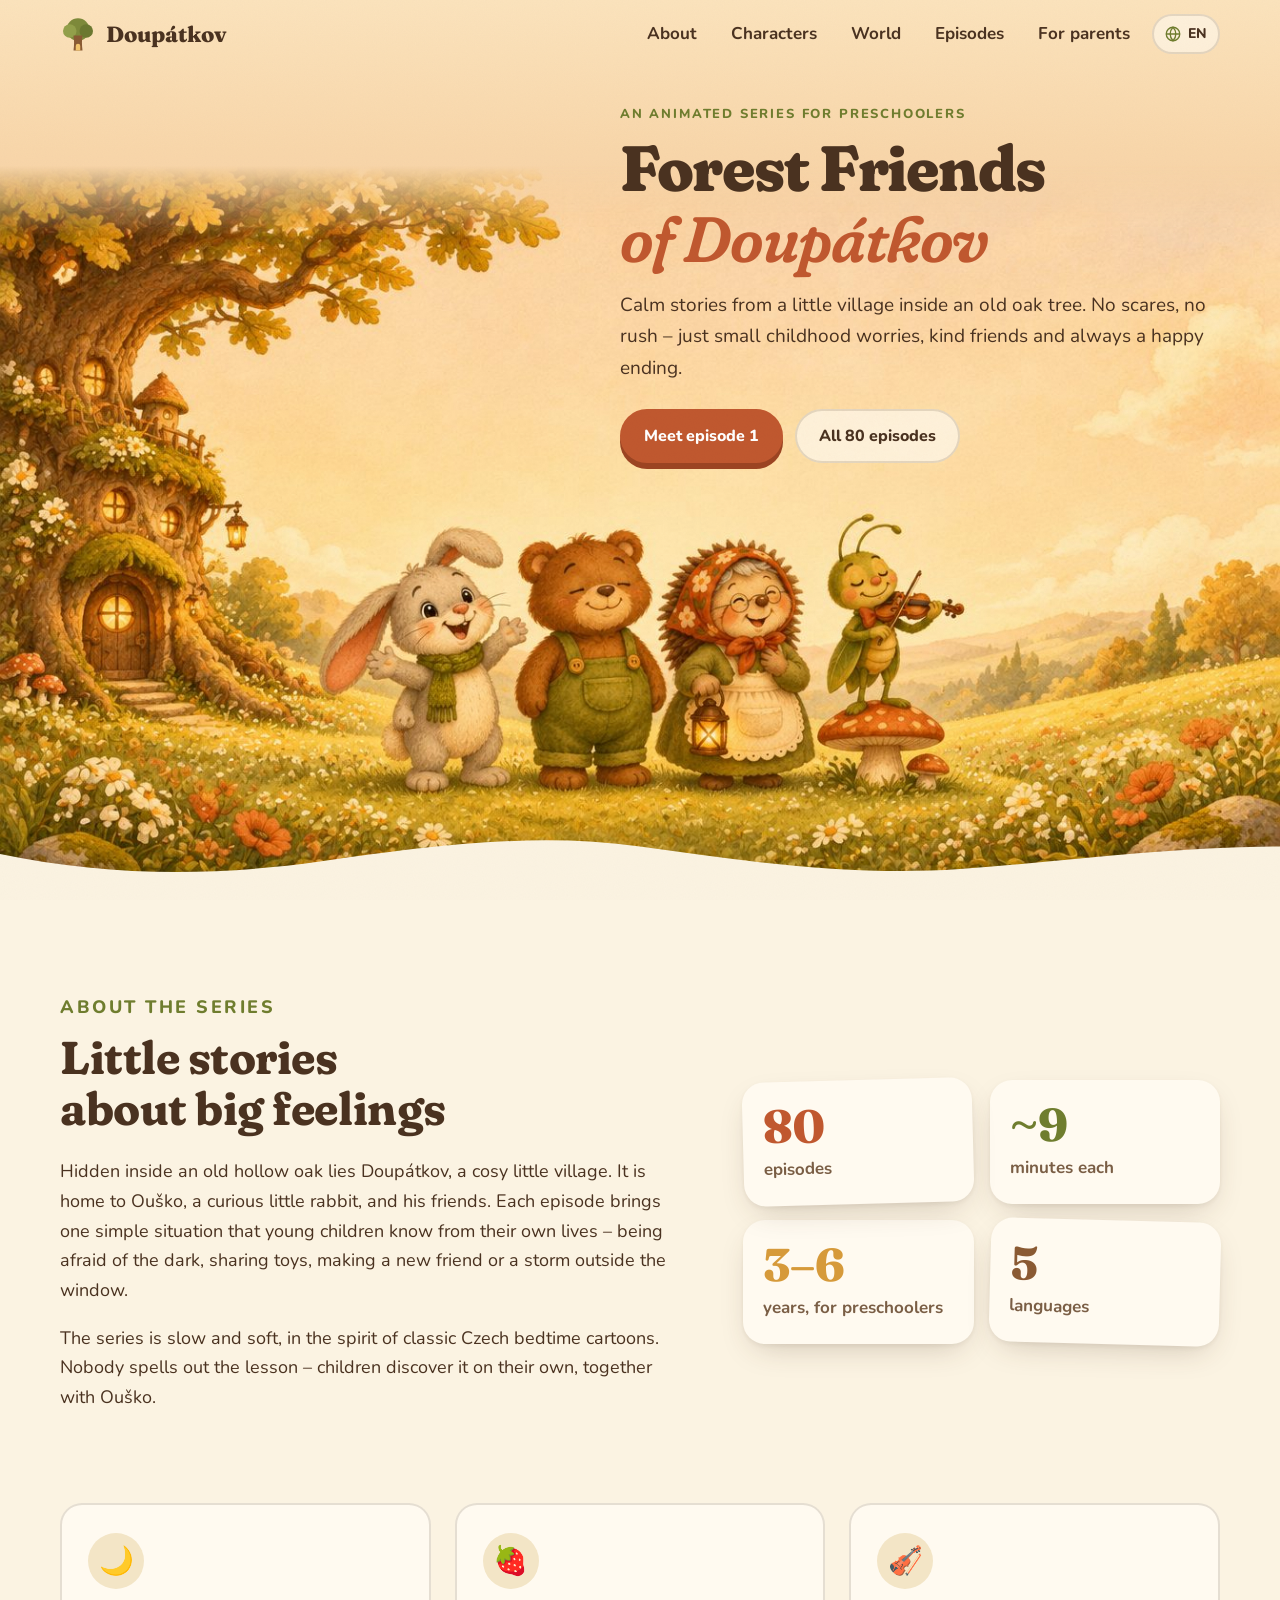
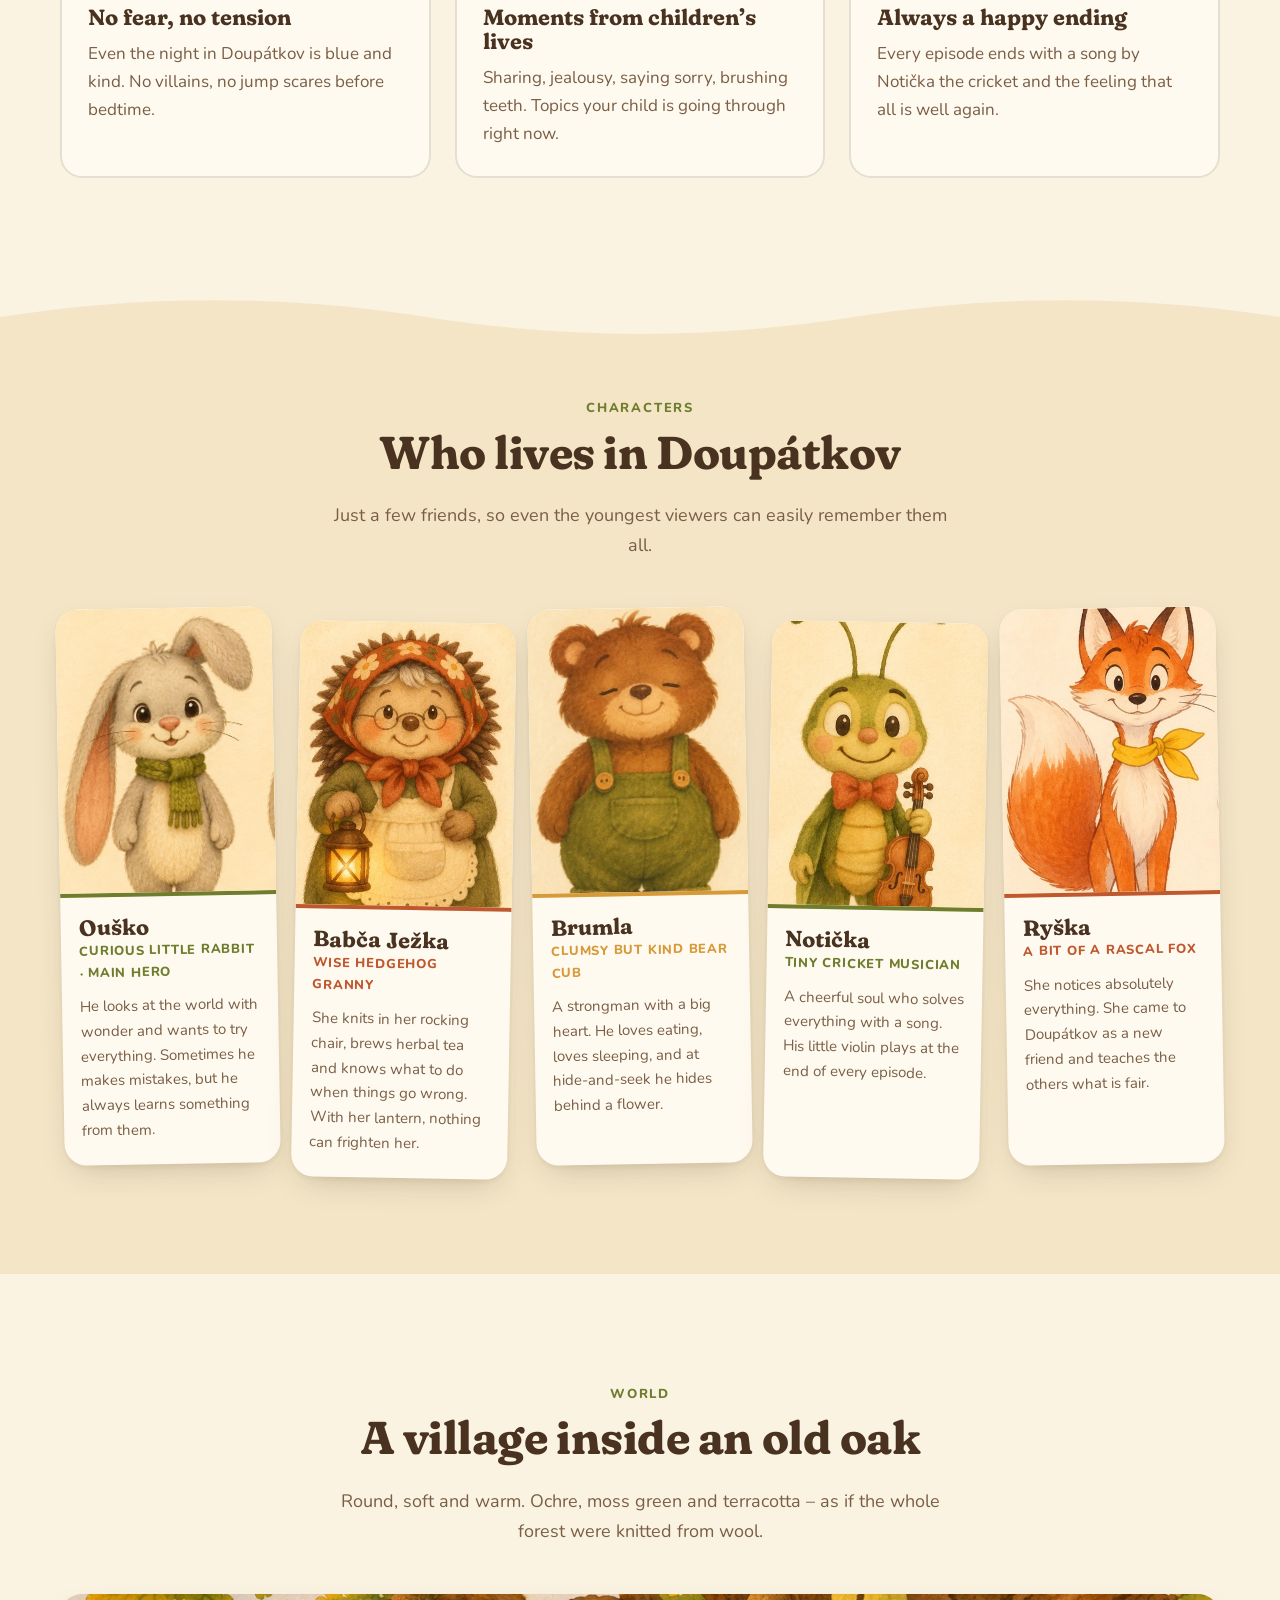
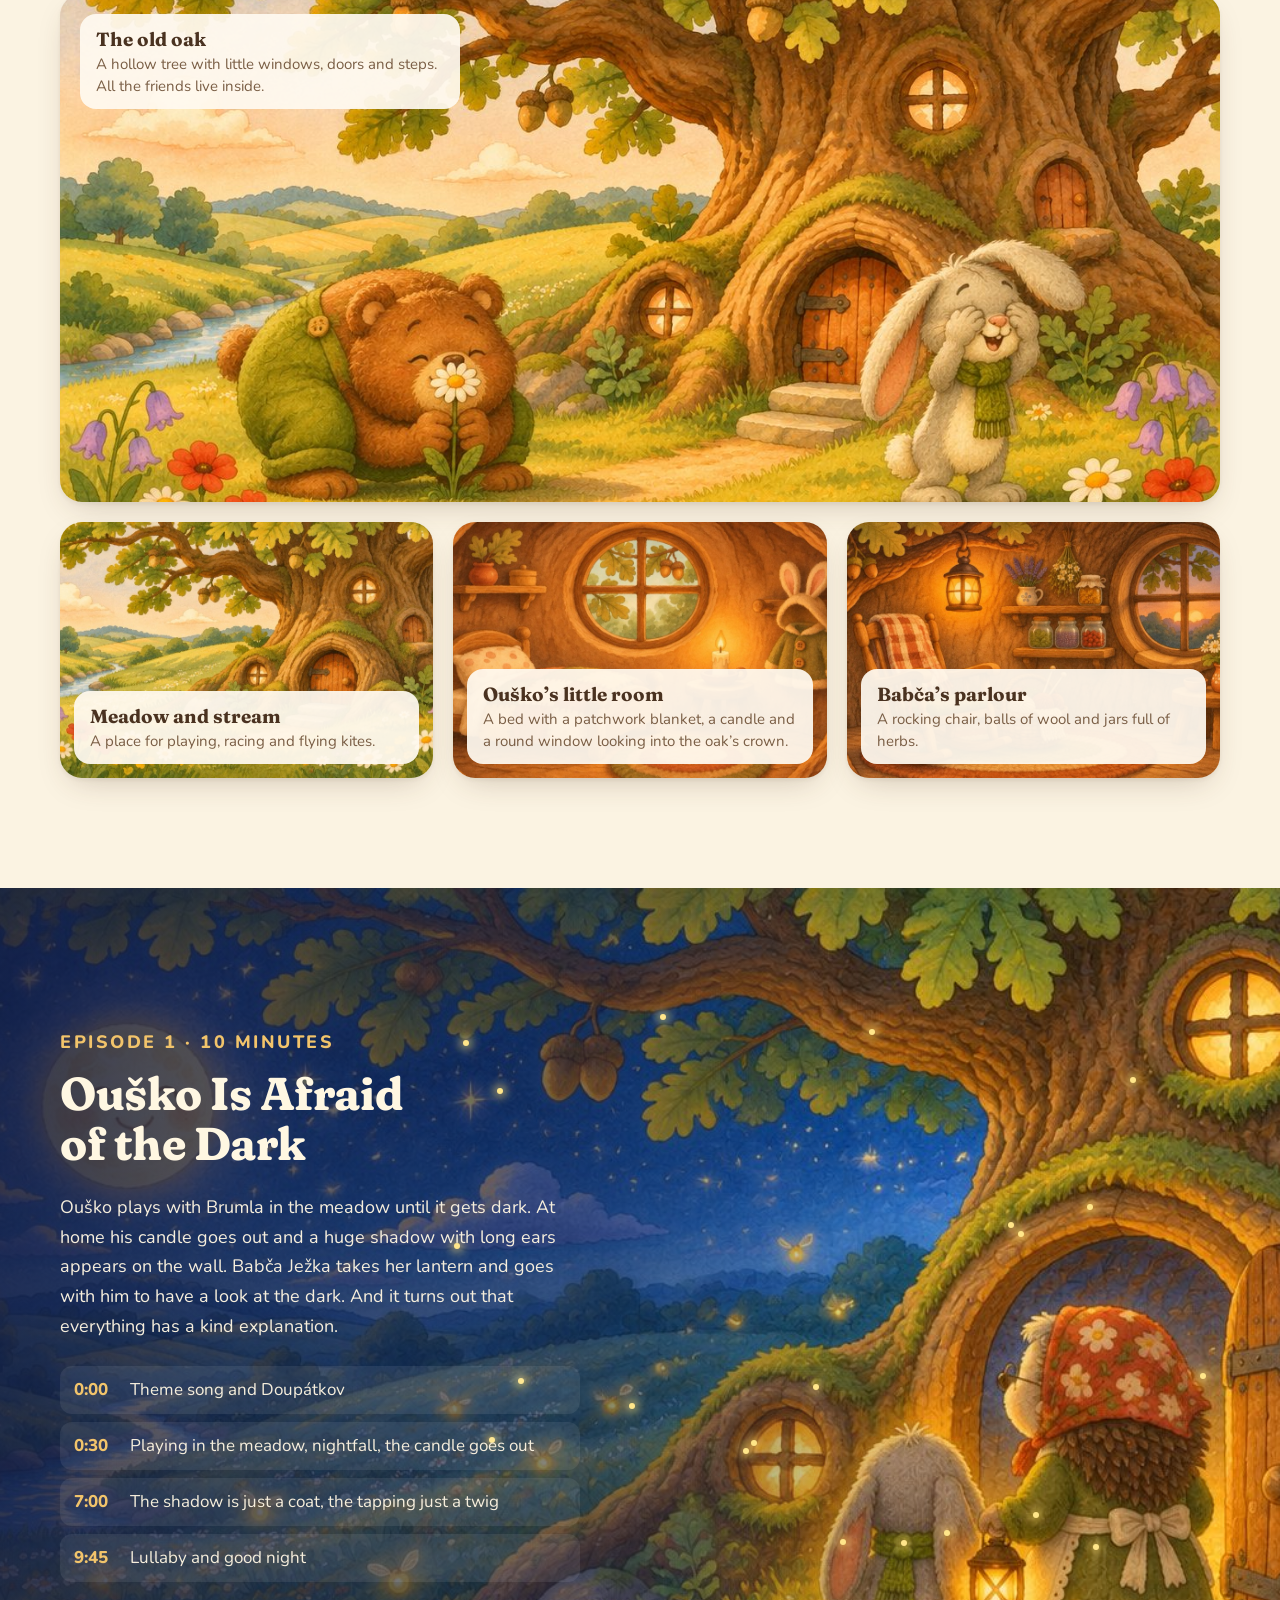
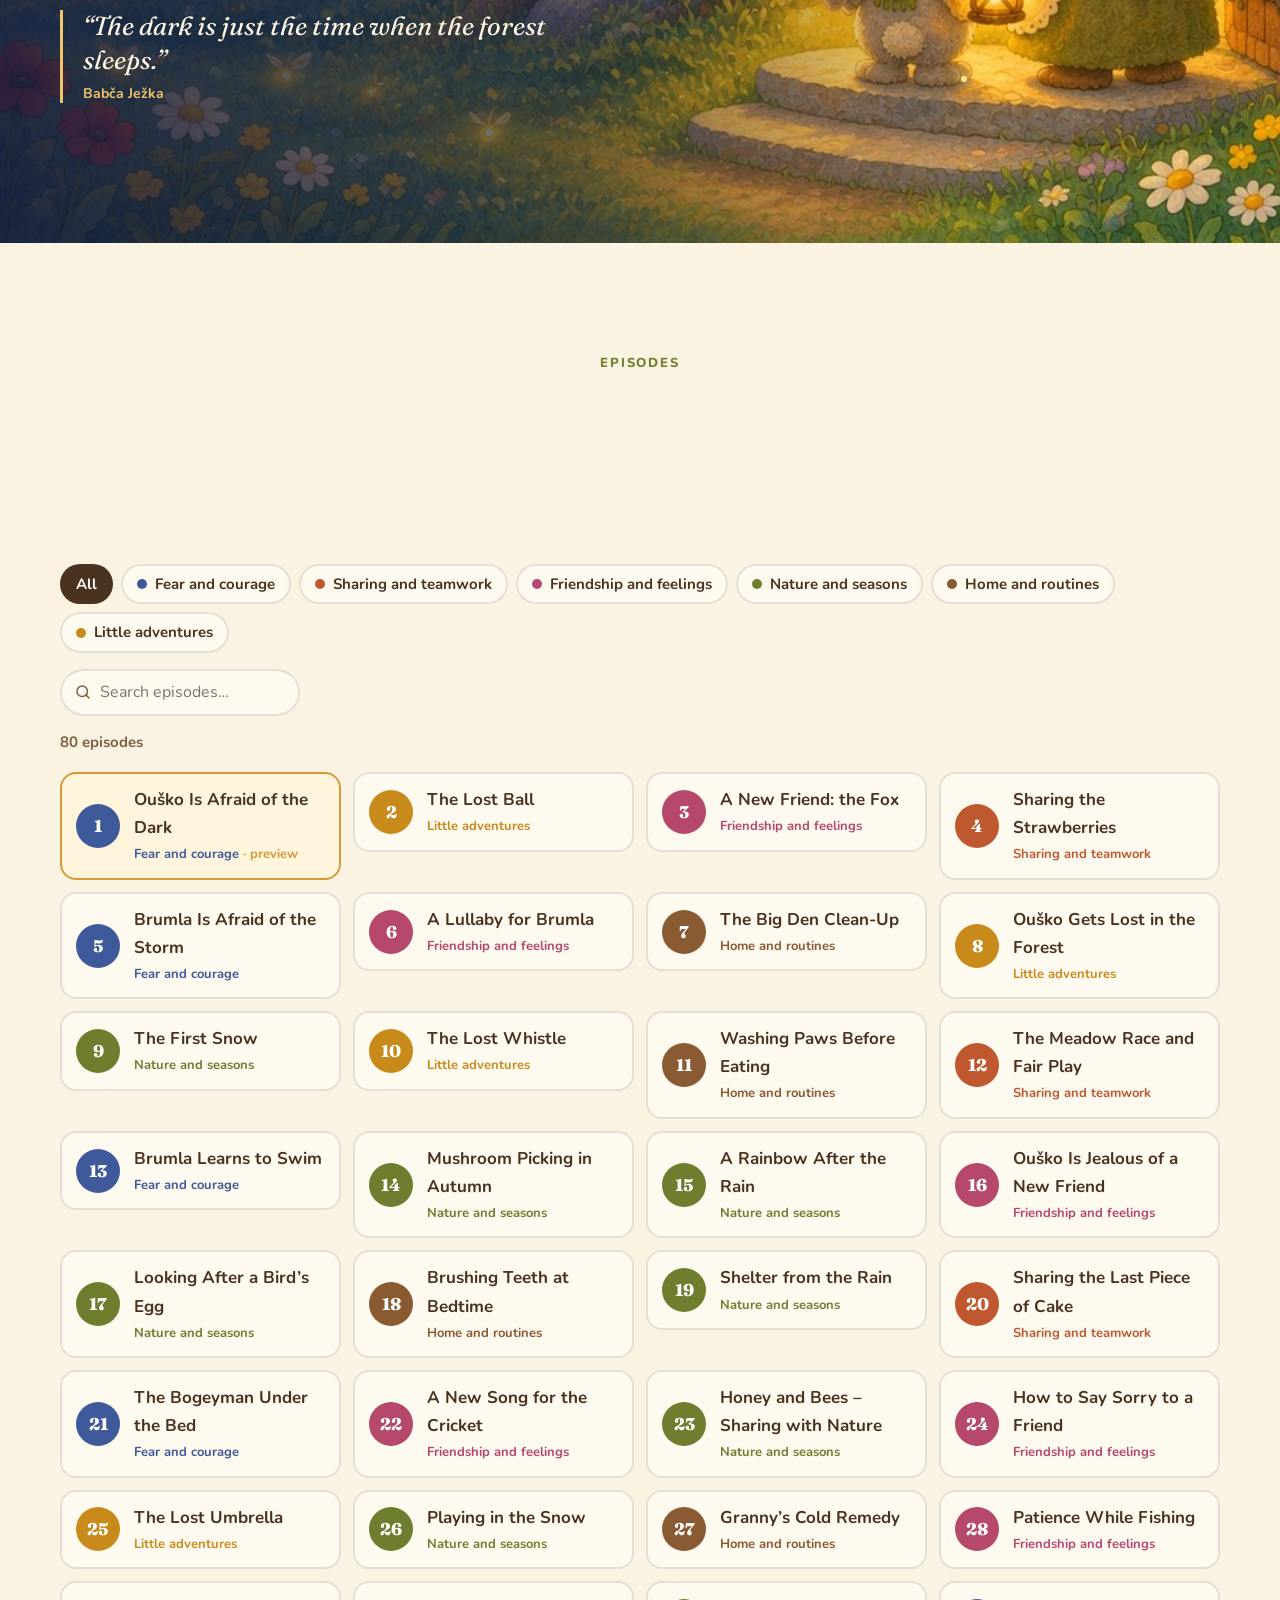
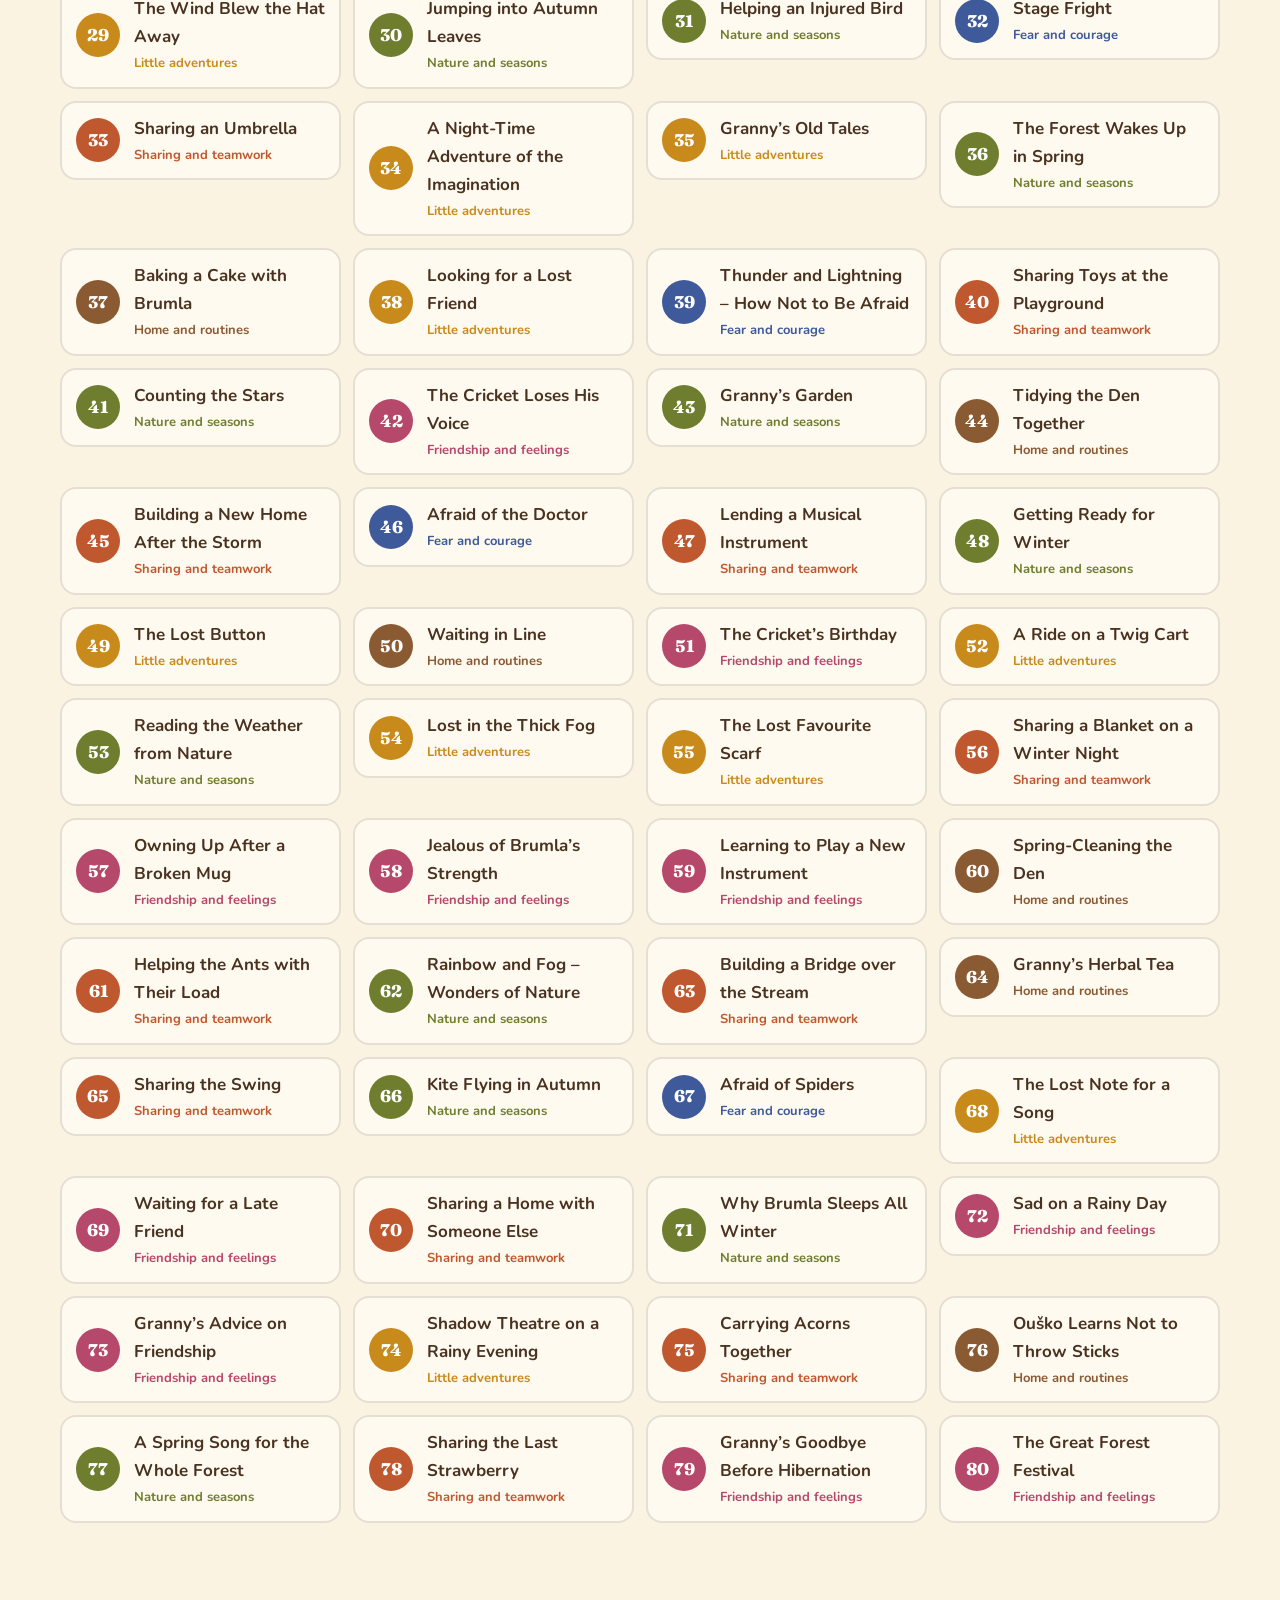
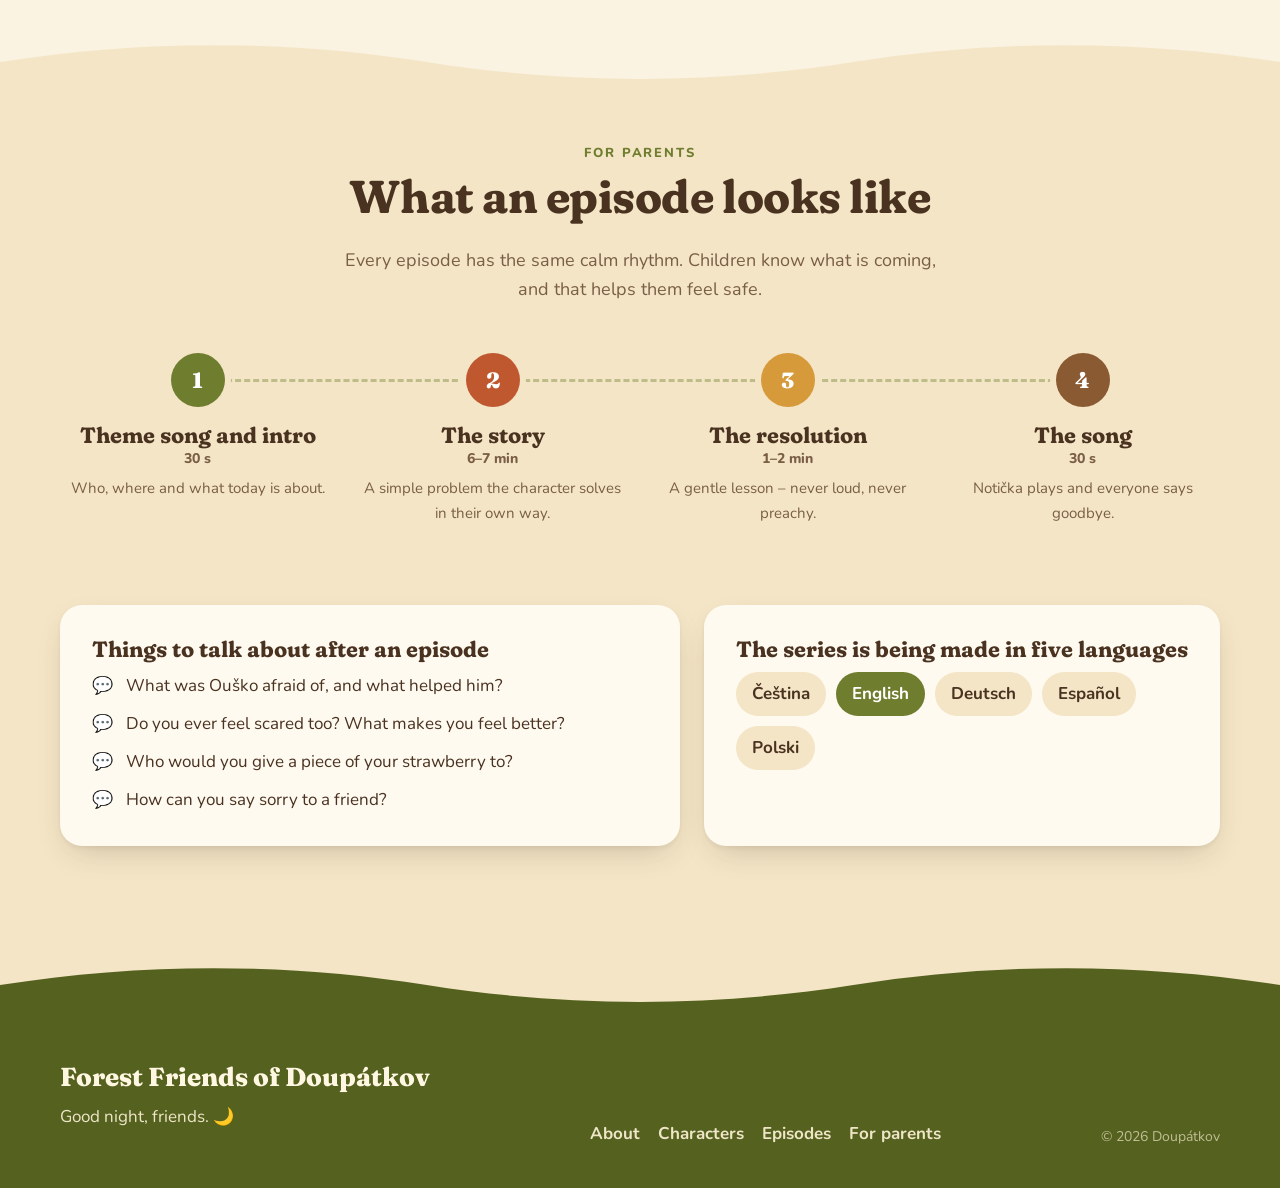
<file: en/index.html>
<!doctype html>
<html lang="en">
<head>
  <meta charset="utf-8">
  <!-- Vygenerováno skriptem build.mjs ze src/index.template.html a i18n/en.json. Needitovat ručně. -->
  <meta name="viewport" content="width=device-width, initial-scale=1">
  <title>Forest Friends of Doupátkov</title>
  <meta name="description" content="A calm, gentle animated series for preschoolers. 80 short episodes about Ouško the little rabbit and his friends from a village inside an old oak tree.">
  <meta name="theme-color" content="#fbf3e2">
  <link rel="canonical" href="https://tomikos1234.github.io/doupatkov/en/">
  <link rel="alternate" hreflang="cs" href="https://tomikos1234.github.io/doupatkov/">
  <link rel="alternate" hreflang="en" href="https://tomikos1234.github.io/doupatkov/en/">
  <link rel="alternate" hreflang="de" href="https://tomikos1234.github.io/doupatkov/de/">
  <link rel="alternate" hreflang="es" href="https://tomikos1234.github.io/doupatkov/es/">
  <link rel="alternate" hreflang="pl" href="https://tomikos1234.github.io/doupatkov/pl/">
  <link rel="alternate" hreflang="x-default" href="https://tomikos1234.github.io/doupatkov/">
  <meta property="og:type" content="website">
  <meta property="og:locale" content="en_GB">
  <meta property="og:site_name" content="Doupátkov">
  <meta property="og:title" content="Forest Friends of Doupátkov">
  <meta property="og:description" content="A calm, gentle animated series for preschoolers. 80 short episodes from a little village inside an old oak tree.">
  <meta property="og:url" content="https://tomikos1234.github.io/doupatkov/en/">
  <meta property="og:image" content="https://tomikos1234.github.io/doupatkov/img/og.jpg">
  <meta property="og:image:width" content="1200">
  <meta property="og:image:height" content="630">
  <meta name="twitter:card" content="summary_large_image">
  <link rel="icon" type="image/png" href="../img/apple-touch-icon.png">
  <link rel="apple-touch-icon" href="../img/apple-touch-icon.png">
  <link rel="preconnect" href="https://fonts.googleapis.com">
  <link rel="preconnect" href="https://fonts.gstatic.com" crossorigin>
  <link href="https://fonts.googleapis.com/css2?family=Fraunces:opsz,wght,SOFT@9..144,500..800,100&family=Nunito:wght@400;600;700;800&display=swap" rel="stylesheet">
  <link rel="stylesheet" href="../css/style.css">
</head>
<body>

<a class="skip" href="#obsah">Skip to content</a>

<header class="nav" id="nav">
  <div class="nav__inner">
    <a class="brand" href="#top" aria-label="Doupátkov – home">
      <svg class="brand__mark" viewBox="0 0 48 48" aria-hidden="true">
        <circle cx="24" cy="18" r="15" fill="#7d8a3a"/>
        <circle cx="13" cy="20" r="9" fill="#93a04a"/>
        <circle cx="35" cy="20" r="9" fill="#6b7830"/>
        <path d="M18 46c1-8 1-14 0-20h12c-1 6-1 12 0 20z" fill="#8a5a33"/>
        <path d="M21 46v-6a3 3 0 0 1 6 0v6z" fill="#f2c46b"/>
      </svg>
      <span>Doupátkov</span>
    </a>
    <div class="nav__right">
      <nav id="menu" class="nav__menu" aria-label="Main menu">
        <a href="#o-serialu">About</a>
        <a href="#postavy">Characters</a>
        <a href="#svet">World</a>
        <a href="#dily">Episodes</a>
        <a href="#rodice">For parents</a>
      </nav>
      <details class="lang">
        <summary aria-label="Language: English">
          <svg viewBox="0 0 24 24" aria-hidden="true"><circle cx="12" cy="12" r="9" fill="none" stroke="currentColor" stroke-width="1.8"/><path d="M3 12h18M12 3c2.5 2.6 3.8 5.6 3.8 9s-1.3 6.4-3.8 9c-2.5-2.6-3.8-5.6-3.8-9S9.5 5.6 12 3z" fill="none" stroke="currentColor" stroke-width="1.8"/></svg>
          <span>EN</span>
        </summary>
        <ul class="lang__menu">
          <li><a href="../" hreflang="cs" lang="cs"><b>CS</b>Čeština</a></li>
          <li><a href="../en/" hreflang="en" lang="en" aria-current="page"><b>EN</b>English</a></li>
          <li><a href="../de/" hreflang="de" lang="de"><b>DE</b>Deutsch</a></li>
          <li><a href="../es/" hreflang="es" lang="es"><b>ES</b>Español</a></li>
          <li><a href="../pl/" hreflang="pl" lang="pl"><b>PL</b>Polski</a></li>
        </ul>
      </details>
      <button class="nav__toggle" aria-expanded="false" aria-controls="menu" aria-label="Open menu">
        <span></span><span></span><span></span>
      </button>
    </div>
  </div>
</header>

<main id="obsah">

  <!-- HERO -->
  <section class="hero" id="top">
    <div class="hero__img">
      <img src="../img/hero.jpg" alt="Ouško the rabbit, Brumla the bear cub, Babča Ježka the hedgehog and Notička the cricket in a meadow by the old oak" width="1344" height="752">
    </div>
    <div class="hero__text">
      <p class="eyebrow">An animated series for preschoolers</p>
      <h1>Forest Friends<br><span>of Doupátkov</span></h1>
      <p class="lead">Calm stories from a little village inside an old oak tree. No scares, no rush – just small childhood worries, kind friends and always a happy ending.</p>
      <div class="hero__cta">
        <a class="btn btn--primary" href="#dil-1">Meet episode 1</a>
        <a class="btn btn--ghost" href="#dily">All 80 episodes</a>
      </div>
    </div>
    <svg class="wave wave--bottom" viewBox="0 0 1440 80" preserveAspectRatio="none" aria-hidden="true"><path d="M0 40c120 30 240 30 360 10s240-40 360-20 240 40 360 30 240-30 360-30v70H0z" fill="var(--paper)"/></svg>
  </section>

  <!-- O SERIÁLU -->
  <section class="section" id="o-serialu">
    <div class="wrap">
      <div class="intro">
        <div class="intro__text">
          <p class="eyebrow">About the series</p>
          <h2>Little stories about big feelings</h2>
          <p>Hidden inside an old hollow oak lies Doupátkov, a cosy little village. It is home to Ouško, a curious little rabbit, and his friends. Each episode brings one simple situation that young children know from their own lives – being afraid of the dark, sharing toys, making a new friend or a storm outside the window.</p>
          <p>The series is slow and soft, in the spirit of classic Czech bedtime cartoons. Nobody spells out the lesson – children discover it on their own, together with Ouško.</p>
        </div>
        <ul class="facts">
          <li><strong>80</strong><span>episodes</span></li>
          <li><strong>~9</strong><span>minutes each</span></li>
          <li><strong>3–6</strong><span>years, for preschoolers</span></li>
          <li><strong>5</strong><span>languages</span></li>
        </ul>
      </div>

      <div class="values">
        <article class="value">
          <div class="value__icon" aria-hidden="true">🌙</div>
          <h3>No fear, no tension</h3>
          <p>Even the night in Doupátkov is blue and kind. No villains, no jump scares before bedtime.</p>
        </article>
        <article class="value">
          <div class="value__icon" aria-hidden="true">🍓</div>
          <h3>Moments from children’s lives</h3>
          <p>Sharing, jealousy, saying sorry, brushing teeth. Topics your child is going through right now.</p>
        </article>
        <article class="value">
          <div class="value__icon" aria-hidden="true">🎻</div>
          <h3>Always a happy ending</h3>
          <p>Every episode ends with a song by Notička the cricket and the feeling that all is well again.</p>
        </article>
      </div>
    </div>
  </section>

  <!-- POSTAVY -->
  <section class="section section--tint" id="postavy">
    <svg class="wave wave--top" viewBox="0 0 1440 80" preserveAspectRatio="none" aria-hidden="true"><path d="M0 40c160-30 320-30 480 0s320 30 480 0 320-30 480 0V0H0z" fill="var(--paper)"/></svg>
    <div class="wrap">
      <p class="eyebrow center">Characters</p>
      <h2 class="center">Who lives in Doupátkov</h2>
      <p class="sub center">Just a few friends, so even the youngest viewers can easily remember them all.</p>

      <div class="chars">
        <article class="char" style="--accent: var(--moss)">
          <div class="char__img"><img src="../img/ousko.jpg" alt="Ouško the rabbit with a green scarf" loading="lazy" width="448" height="752"></div>
          <div class="char__body">
            <h3>Ouško</h3>
            <p class="char__role">curious little rabbit · main hero</p>
            <p>He looks at the world with wonder and wants to try everything. Sometimes he makes mistakes, but he always learns something from them.</p>
          </div>
        </article>
        <article class="char" style="--accent: var(--terracotta)">
          <div class="char__img"><img src="../img/babca.jpg" alt="Babča Ježka with a headscarf and a lantern" loading="lazy" width="430" height="752"></div>
          <div class="char__body">
            <h3>Babča Ježka</h3>
            <p class="char__role">wise hedgehog granny</p>
            <p>She knits in her rocking chair, brews herbal tea and knows what to do when things go wrong. With her lantern, nothing can frighten her.</p>
          </div>
        </article>
        <article class="char" style="--accent: var(--ochre)">
          <div class="char__img"><img src="../img/brumla.jpg" alt="Brumla the bear cub in green dungarees" loading="lazy" width="450" height="752"></div>
          <div class="char__body">
            <h3>Brumla</h3>
            <p class="char__role">clumsy but kind bear cub</p>
            <p>A strongman with a big heart. He loves eating, loves sleeping, and at hide-and-seek he hides behind a flower.</p>
          </div>
        </article>
        <article class="char" style="--accent: var(--moss)">
          <div class="char__img"><img src="../img/cvrcek.jpg" alt="Notička the cricket with a violin and a bow tie" loading="lazy" width="400" height="752"></div>
          <div class="char__body">
            <h3>Notička</h3>
            <p class="char__role">tiny cricket musician</p>
            <p>A cheerful soul who solves everything with a song. His little violin plays at the end of every episode.</p>
          </div>
        </article>
        <article class="char" style="--accent: var(--terracotta)">
          <div class="char__img"><img src="../img/liska.jpg" alt="Ryška the fox with a yellow scarf" loading="lazy" width="370" height="752"></div>
          <div class="char__body">
            <h3>Ryška</h3>
            <p class="char__role">a bit of a rascal fox</p>
            <p>She notices absolutely everything. She came to Doupátkov as a new friend and teaches the others what is fair.</p>
          </div>
        </article>
      </div>
    </div>
  </section>

  <!-- SVĚT -->
  <section class="section" id="svet">
    <div class="wrap">
      <p class="eyebrow center">World</p>
      <h2 class="center">A village inside an old oak</h2>
      <p class="sub center">Round, soft and warm. Ochre, moss green and terracotta – as if the whole forest were knitted from wool.</p>

      <div class="places">
        <figure class="place place--wide">
          <img src="../img/louka-hra.jpg" alt="Brumla and Ouško playing hide-and-seek by the old oak" loading="lazy" width="1344" height="752">
          <figcaption><strong>The old oak</strong>A hollow tree with little windows, doors and steps. All the friends live inside.</figcaption>
        </figure>
        <figure class="place">
          <img src="../img/louka.jpg" alt="A flowering meadow with a stream" loading="lazy" width="1000" height="560">
          <figcaption><strong>Meadow and stream</strong>A place for playing, racing and flying kites.</figcaption>
        </figure>
        <figure class="place">
          <img src="../img/pokojicek.jpg" alt="Ouško’s little room with a bed and a candle" loading="lazy" width="1000" height="560">
          <figcaption><strong>Ouško’s little room</strong>A bed with a patchwork blanket, a candle and a round window looking into the oak’s crown.</figcaption>
        </figure>
        <figure class="place">
          <img src="../img/svetnicka.jpg" alt="Babča’s parlour with a rocking chair and a lantern" loading="lazy" width="1000" height="560">
          <figcaption><strong>Babča’s parlour</strong>A rocking chair, balls of wool and jars full of herbs.</figcaption>
        </figure>
      </div>
    </div>
  </section>

  <!-- DÍL 1 -->
  <section class="night" id="dil-1">
    <div class="night__bg" aria-hidden="true"><img src="../img/noc.jpg" alt="" loading="lazy" width="1344" height="752"></div>
    <div class="fireflies" aria-hidden="true"></div>
    <div class="wrap night__inner">
      <div class="night__card">
        <p class="eyebrow">Episode 1 · 10 minutes</p>
        <h2>Ouško Is Afraid of the Dark</h2>
        <p>Ouško plays with Brumla in the meadow until it gets dark. At home his candle goes out and a huge shadow with long ears appears on the wall. Babča Ježka takes her lantern and goes with him to have a look at the dark. And it turns out that everything has a kind explanation.</p>
        <ol class="beats">
          <li><span>0:00</span>Theme song and Doupátkov</li>
          <li><span>0:30</span>Playing in the meadow, nightfall, the candle goes out</li>
          <li><span>7:00</span>The shadow is just a coat, the tapping just a twig</li>
          <li><span>9:45</span>Lullaby and good night</li>
        </ol>
        <blockquote>“The dark is just the time when the forest sleeps.”<cite>Babča Ježka</cite></blockquote>
      </div>
    </div>
  </section>

  <!-- DÍLY -->
  <section class="section" id="dily">
    <div class="wrap">
      <p class="eyebrow center">Episodes</p>
      <h2 class="center">80 little stories</h2>
      <p class="sub center">Pick a topic your child is dealing with right now, or search for an episode by its title.</p>

      <div class="filters" role="toolbar" aria-label="Filter episodes by topic">
        <div class="chips" id="chips"></div>
        <label class="search">
          <span class="visually-hidden">Search episodes</span>
          <svg viewBox="0 0 24 24" aria-hidden="true"><circle cx="11" cy="11" r="7" fill="none" stroke="currentColor" stroke-width="2"/><path d="m20 20-4-4" stroke="currentColor" stroke-width="2" stroke-linecap="round"/></svg>
          <input type="search" id="search" placeholder="Search episodes…" autocomplete="off">
        </label>
      </div>
      <p class="count" id="count" aria-live="polite"></p>
      <ol class="episodes" id="episodes"></ol>
      <p class="empty" id="empty" hidden>We couldn’t find that episode. Try another word. 🦔</p>
    </div>
  </section>

  <!-- PRO RODIČE -->
  <section class="section section--tint" id="rodice">
    <svg class="wave wave--top" viewBox="0 0 1440 80" preserveAspectRatio="none" aria-hidden="true"><path d="M0 40c160-30 320-30 480 0s320 30 480 0 320-30 480 0V0H0z" fill="var(--paper)"/></svg>
    <div class="wrap">
      <p class="eyebrow center">For parents</p>
      <h2 class="center">What an episode looks like</h2>
      <p class="sub center">Every episode has the same calm rhythm. Children know what is coming, and that helps them feel safe.</p>

      <ol class="timeline">
        <li><div class="timeline__dot">1</div><h3>Theme song and intro</h3><p class="timeline__time">30 s</p><p>Who, where and what today is about.</p></li>
        <li><div class="timeline__dot">2</div><h3>The story</h3><p class="timeline__time">6–7 min</p><p>A simple problem the character solves in their own way.</p></li>
        <li><div class="timeline__dot">3</div><h3>The resolution</h3><p class="timeline__time">1–2 min</p><p>A gentle lesson – never loud, never preachy.</p></li>
        <li><div class="timeline__dot">4</div><h3>The song</h3><p class="timeline__time">30 s</p><p>Notička plays and everyone says goodbye.</p></li>
      </ol>

      <div class="tips">
        <div class="tips__text">
          <h3>Things to talk about after an episode</h3>
          <ul>
            <li>What was Ouško afraid of, and what helped him?</li>
            <li>Do you ever feel scared too? What makes you feel better?</li>
            <li>Who would you give a piece of your strawberry to?</li>
            <li>How can you say sorry to a friend?</li>
          </ul>
        </div>
        <div class="langs">
          <h3>The series is being made in five languages</h3>
          <ul class="langs__list">
            <li><a href="../" hreflang="cs" lang="cs">Čeština</a></li>
            <li><a href="../en/" hreflang="en" lang="en" aria-current="page">English</a></li>
            <li><a href="../de/" hreflang="de" lang="de">Deutsch</a></li>
            <li><a href="../es/" hreflang="es" lang="es">Español</a></li>
            <li><a href="../pl/" hreflang="pl" lang="pl">Polski</a></li>
          </ul>
        </div>
      </div>
    </div>
  </section>

</main>

<footer class="footer">
  <svg class="wave wave--top" viewBox="0 0 1440 80" preserveAspectRatio="none" aria-hidden="true"><path d="M0 40c160-30 320-30 480 0s320 30 480 0 320-30 480 0V0H0z" fill="var(--paper-2)"/></svg>
  <div class="wrap footer__inner">
    <div>
      <p class="footer__brand">Forest Friends of Doupátkov</p>
      <p>Good night, friends. 🌙</p>
    </div>
    <nav class="footer__nav" aria-label="Footer">
      <a href="#o-serialu">About</a>
      <a href="#postavy">Characters</a>
      <a href="#dily">Episodes</a>
      <a href="#rodice">For parents</a>
    </nav>
    <p class="footer__copy">© 2026 Doupátkov</p>
  </div>
</footer>

<script>window.I18N = {"lang":"en","nav":{"menuOpen":"Open menu","menuClose":"Close menu"},"list":{"eyebrow":"Episodes","title":"80 little stories","sub":"Pick a topic your child is dealing with right now, or search for an episode by its title.","filterLabel":"Filter episodes by topic","searchLabel":"Search episodes","searchPlaceholder":"Search episodes…","empty":"We couldn’t find that episode. Try another word. 🦔","all":"All","featured":"preview","epLabel":"Episode {n}","count":{"one":"{n} episode","other":"{n} episodes"}},"themes":{"strach":"Fear and courage","sdileni":"Sharing and teamwork","pocity":"Friendship and feelings","priroda":"Nature and seasons","zvyky":"Home and routines","dobro":"Little adventures"},"episodes":["Ouško Is Afraid of the Dark","The Lost Ball","A New Friend: the Fox","Sharing the Strawberries","Brumla Is Afraid of the Storm","A Lullaby for Brumla","The Big Den Clean-Up","Ouško Gets Lost in the Forest","The First Snow","The Lost Whistle","Washing Paws Before Eating","The Meadow Race and Fair Play","Brumla Learns to Swim","Mushroom Picking in Autumn","A Rainbow After the Rain","Ouško Is Jealous of a New Friend","Looking After a Bird’s Egg","Brushing Teeth at Bedtime","Shelter from the Rain","Sharing the Last Piece of Cake","The Bogeyman Under the Bed","A New Song for the Cricket","Honey and Bees – Sharing with Nature","How to Say Sorry to a Friend","The Lost Umbrella","Playing in the Snow","Granny’s Cold Remedy","Patience While Fishing","The Wind Blew the Hat Away","Jumping into Autumn Leaves","Helping an Injured Bird","Stage Fright","Sharing an Umbrella","A Night-Time Adventure of the Imagination","Granny’s Old Tales","The Forest Wakes Up in Spring","Baking a Cake with Brumla","Looking for a Lost Friend","Thunder and Lightning – How Not to Be Afraid","Sharing Toys at the Playground","Counting the Stars","The Cricket Loses His Voice","Granny’s Garden","Tidying the Den Together","Building a New Home After the Storm","Afraid of the Doctor","Lending a Musical Instrument","Getting Ready for Winter","The Lost Button","Waiting in Line","The Cricket’s Birthday","A Ride on a Twig Cart","Reading the Weather from Nature","Lost in the Thick Fog","The Lost Favourite Scarf","Sharing a Blanket on a Winter Night","Owning Up After a Broken Mug","Jealous of Brumla’s Strength","Learning to Play a New Instrument","Spring-Cleaning the Den","Helping the Ants with Their Load","Rainbow and Fog – Wonders of Nature","Building a Bridge over the Stream","Granny’s Herbal Tea","Sharing the Swing","Kite Flying in Autumn","Afraid of Spiders","The Lost Note for a Song","Waiting for a Late Friend","Sharing a Home with Someone Else","Why Brumla Sleeps All Winter","Sad on a Rainy Day","Granny’s Advice on Friendship","Shadow Theatre on a Rainy Evening","Carrying Acorns Together","Ouško Learns Not to Throw Sticks","A Spring Song for the Whole Forest","Sharing the Last Strawberry","Granny’s Goodbye Before Hibernation","The Great Forest Festival"]};</script>
<script src="../js/main.js"></script>
</body>
</html>
</file>
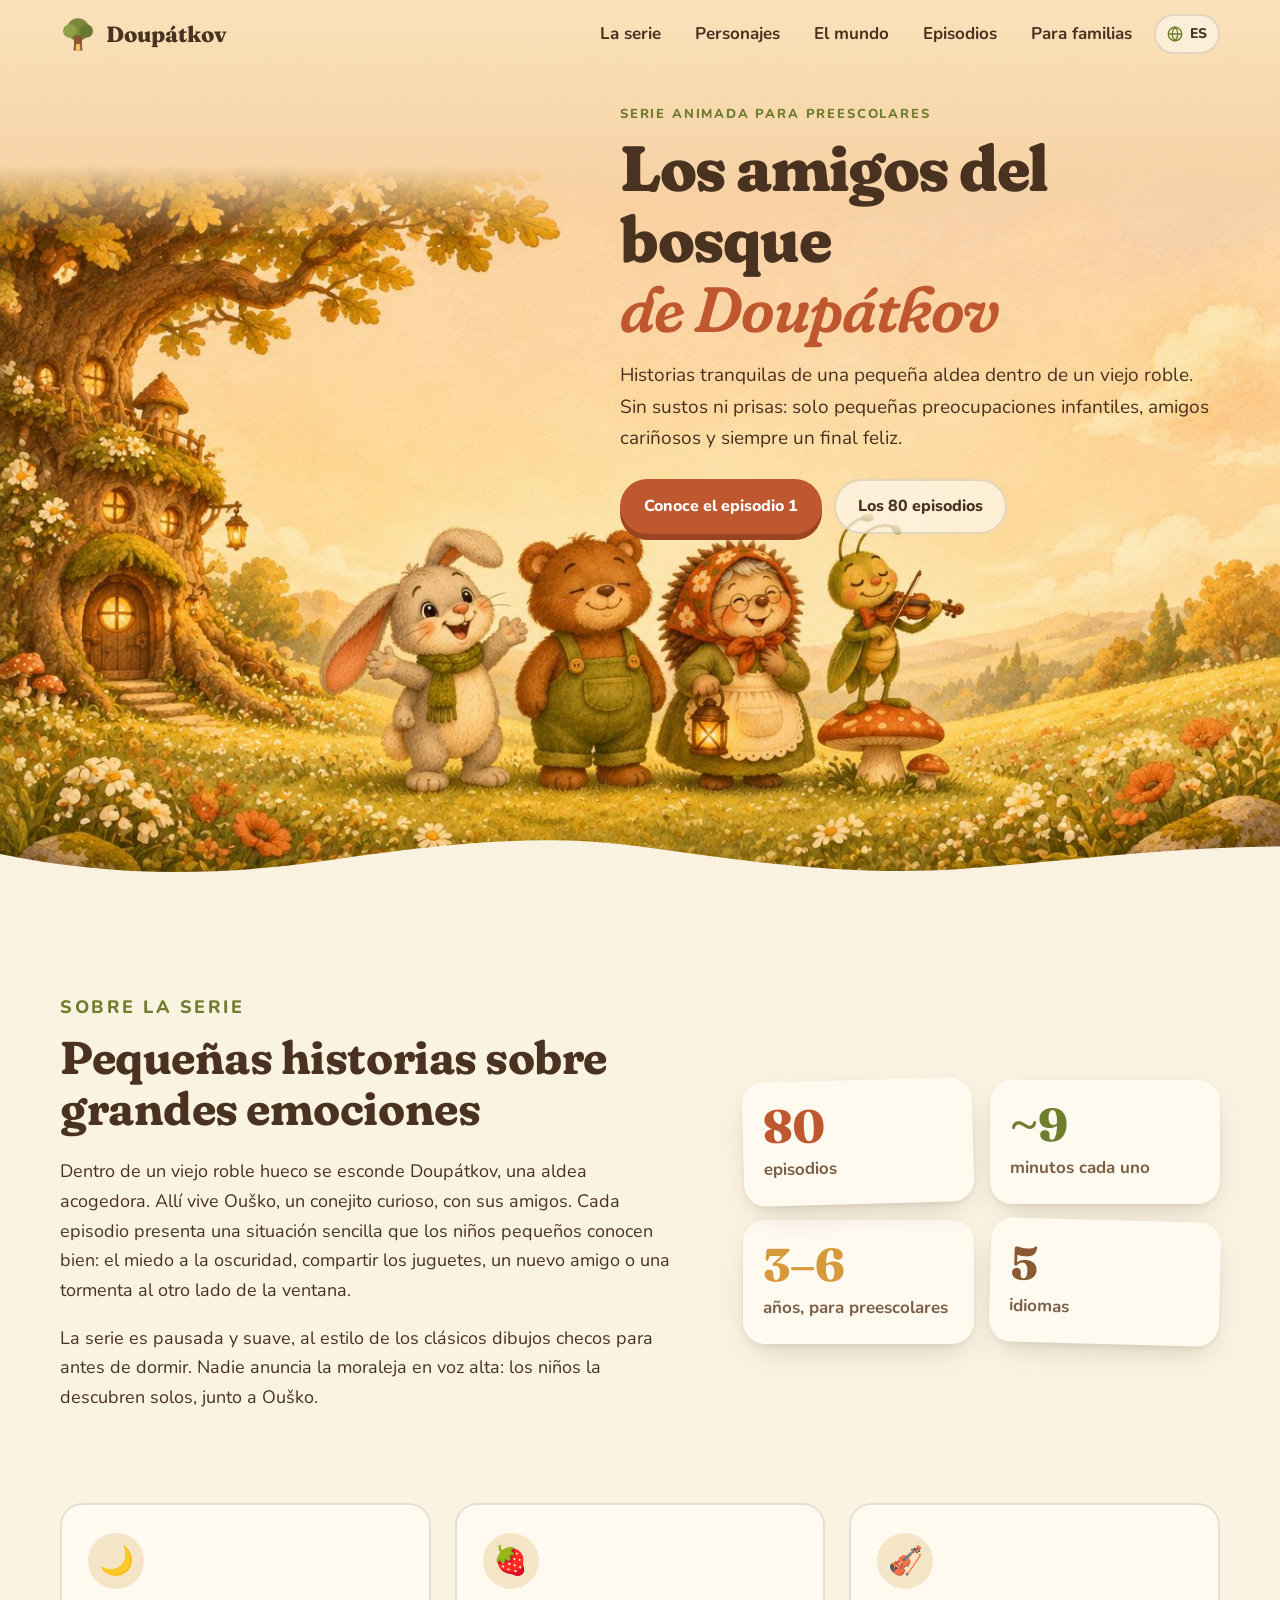
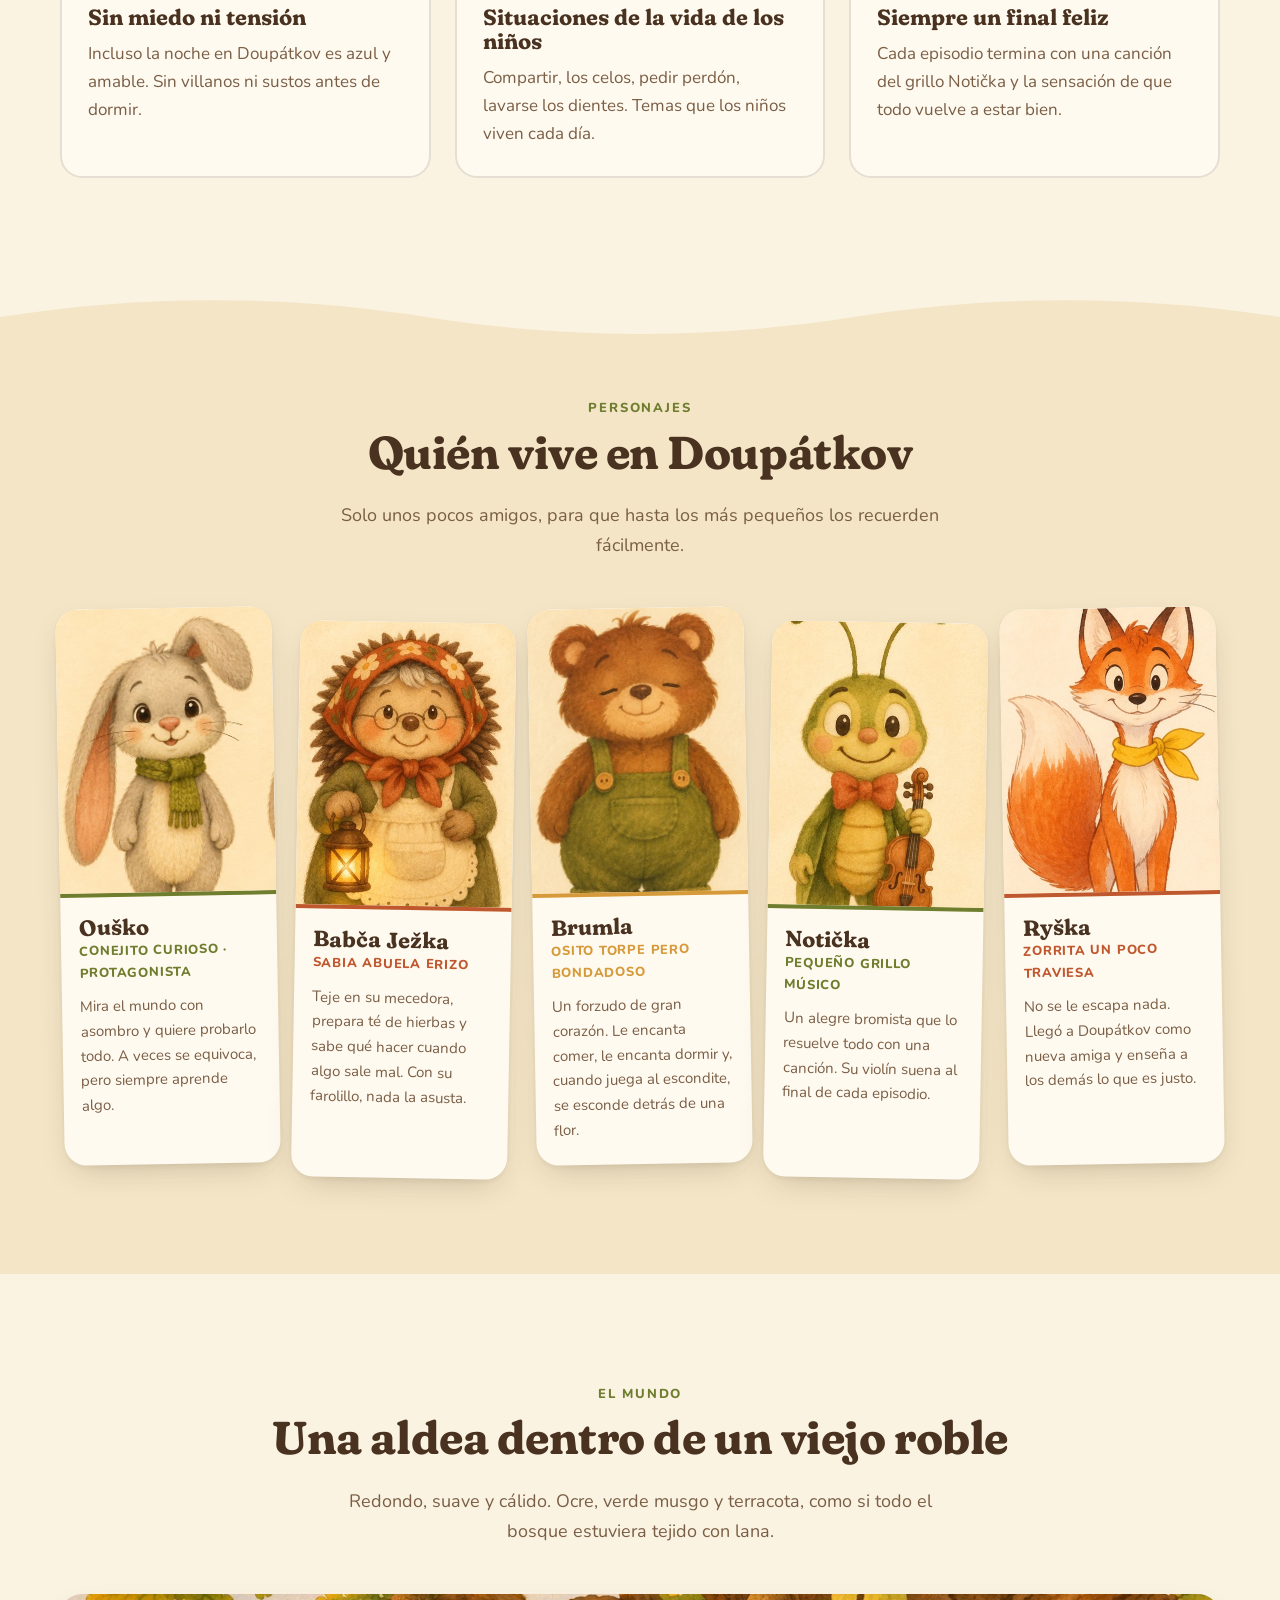
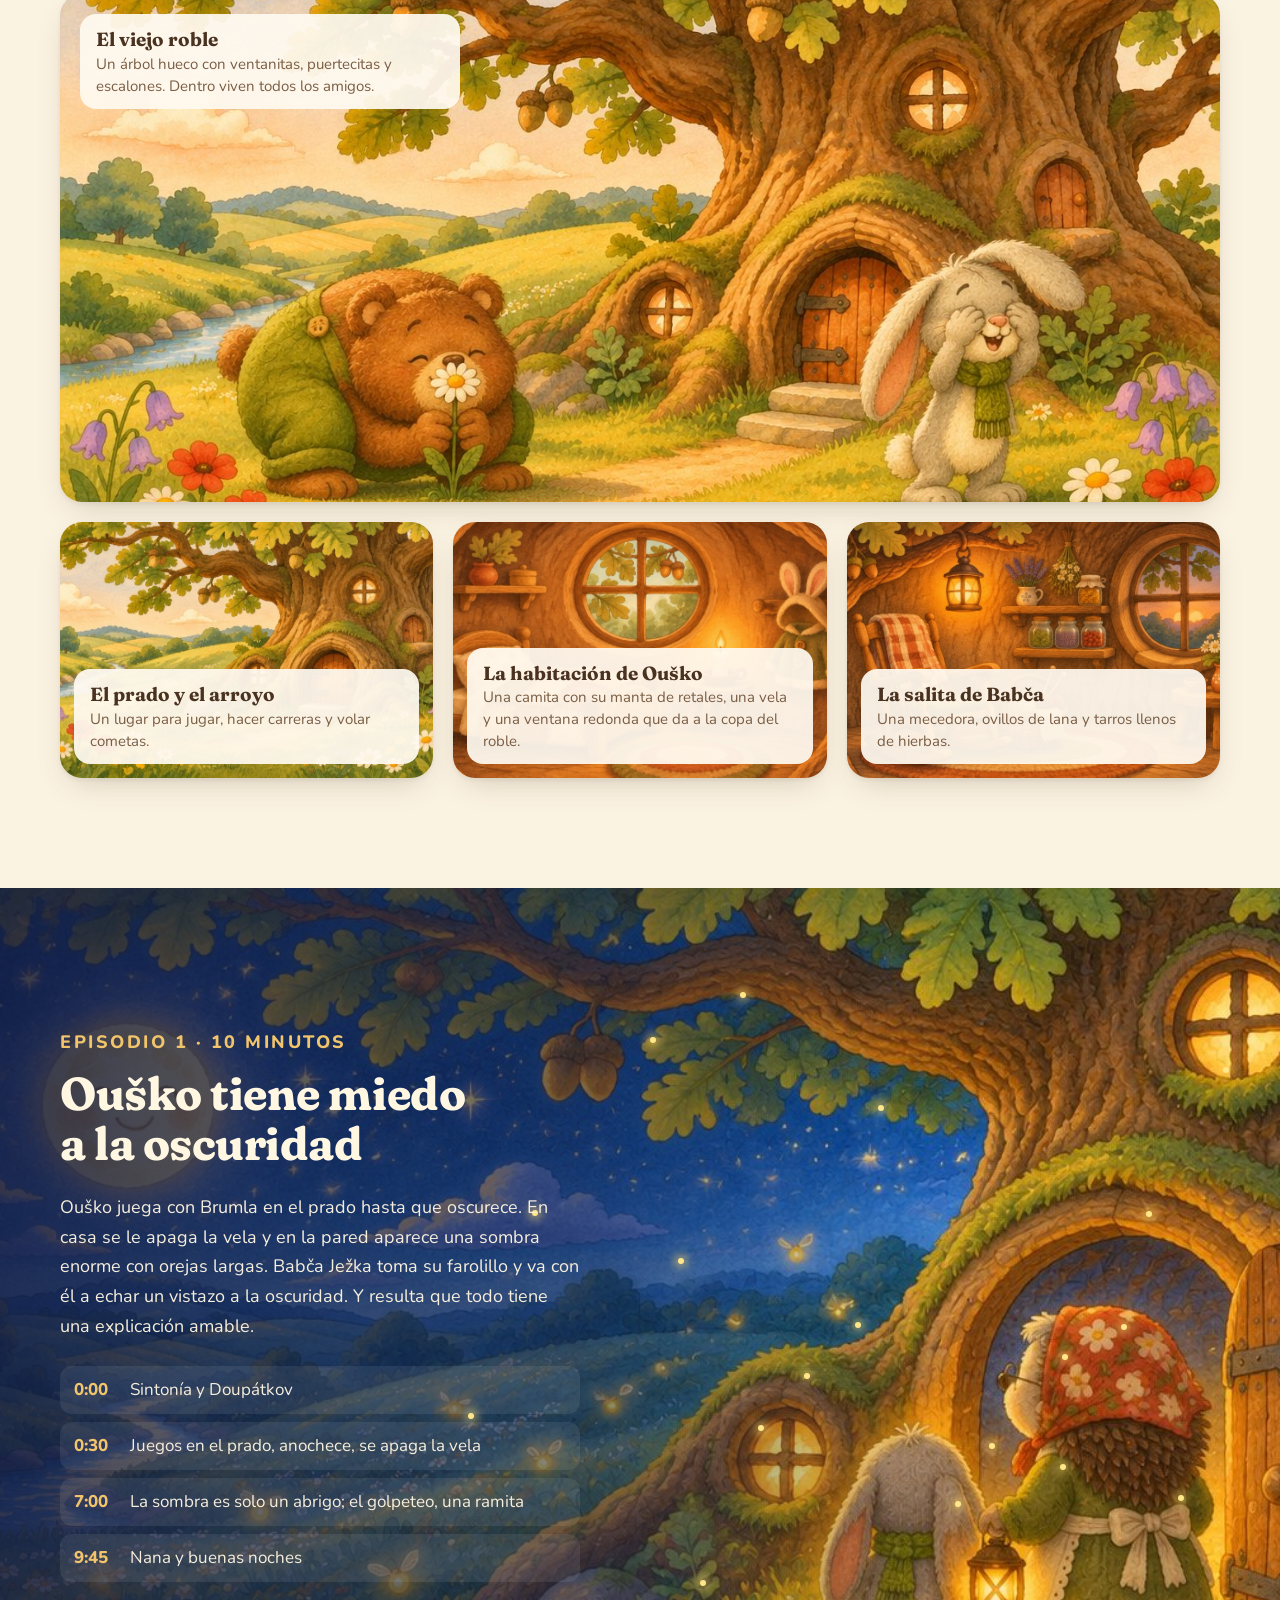
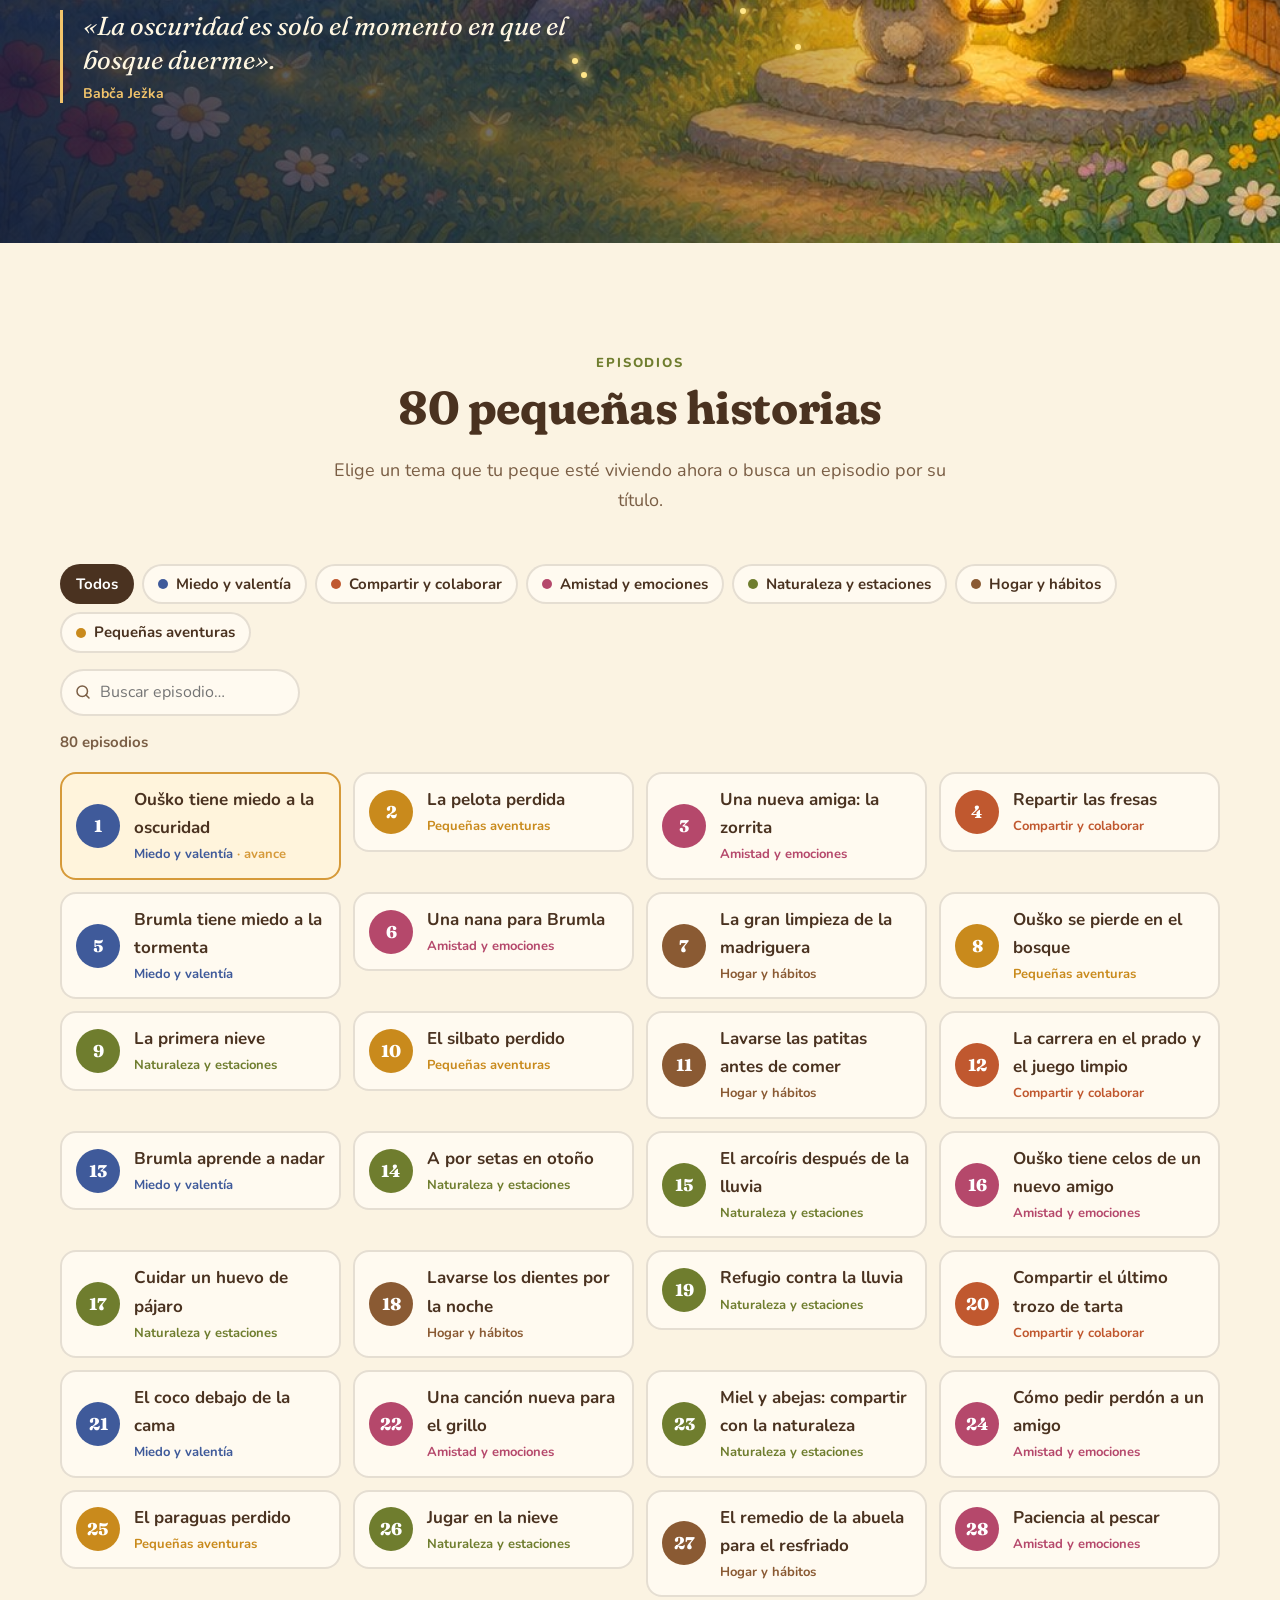
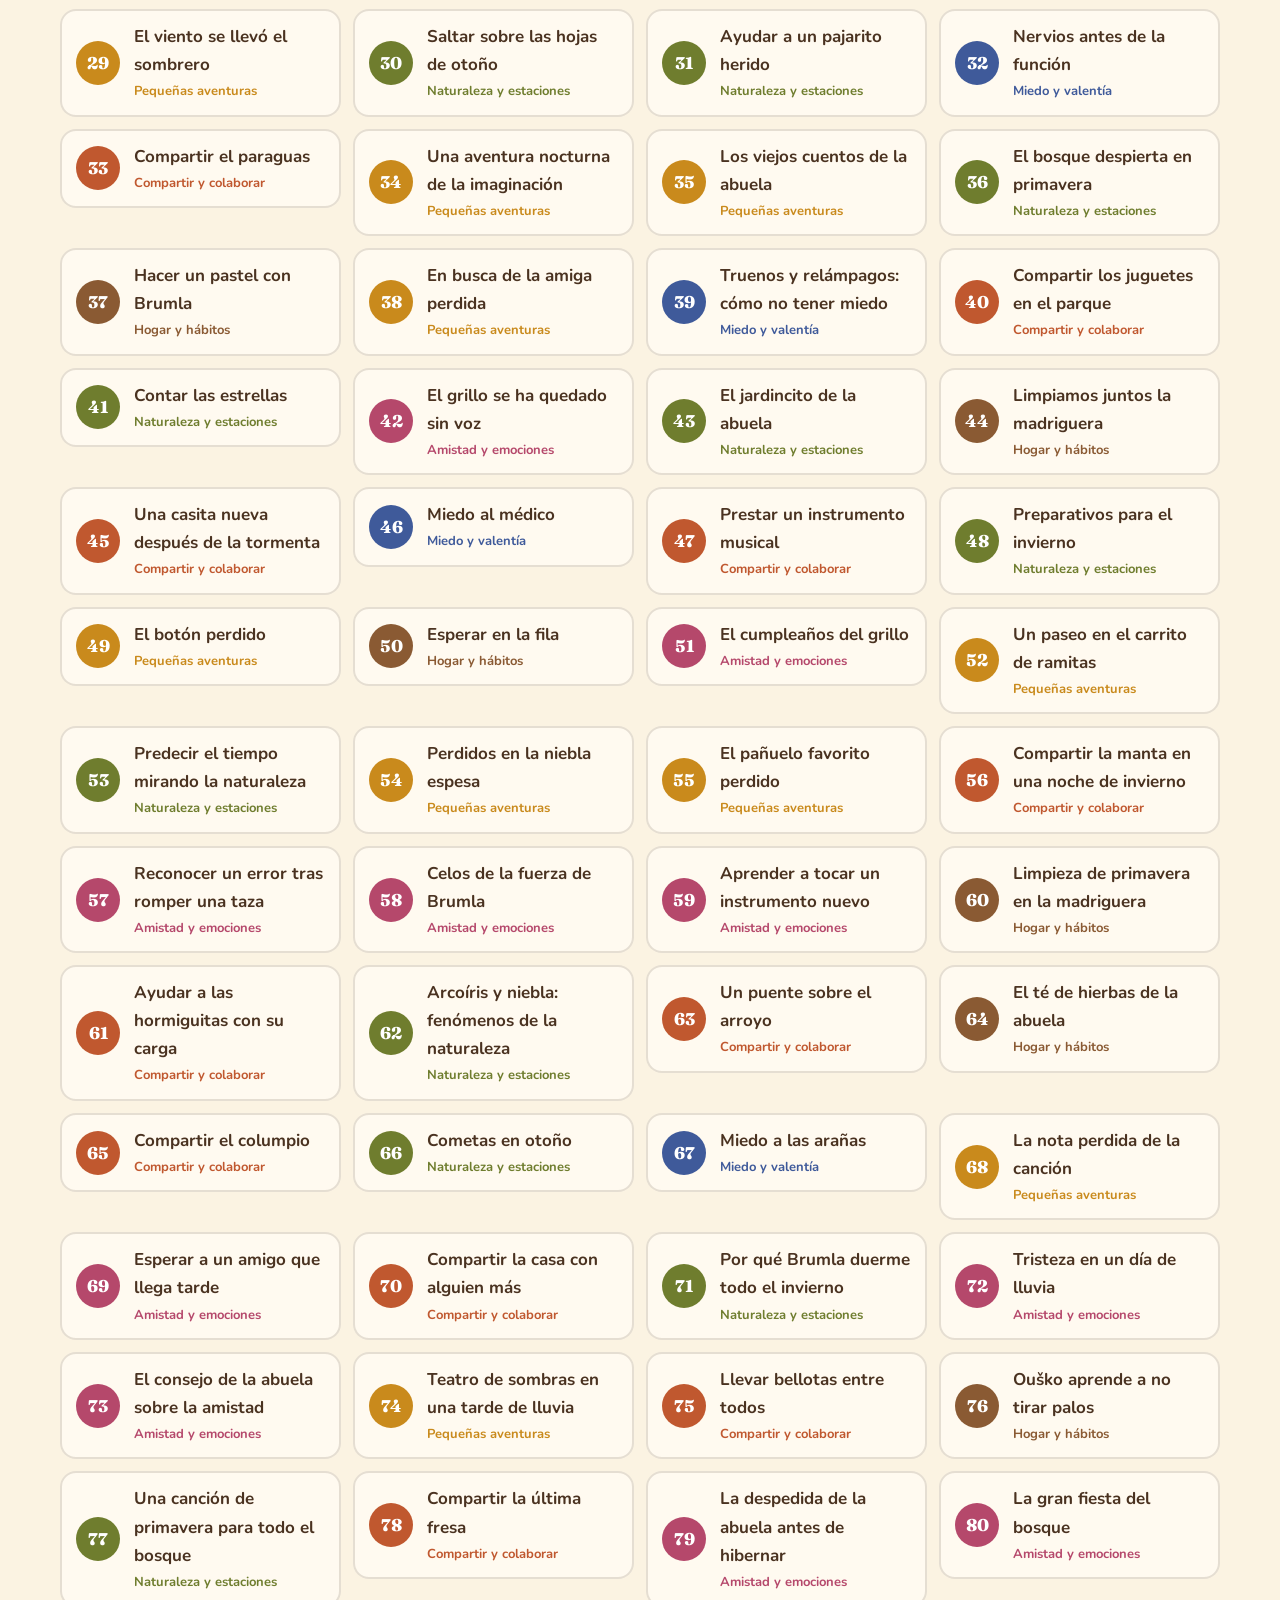
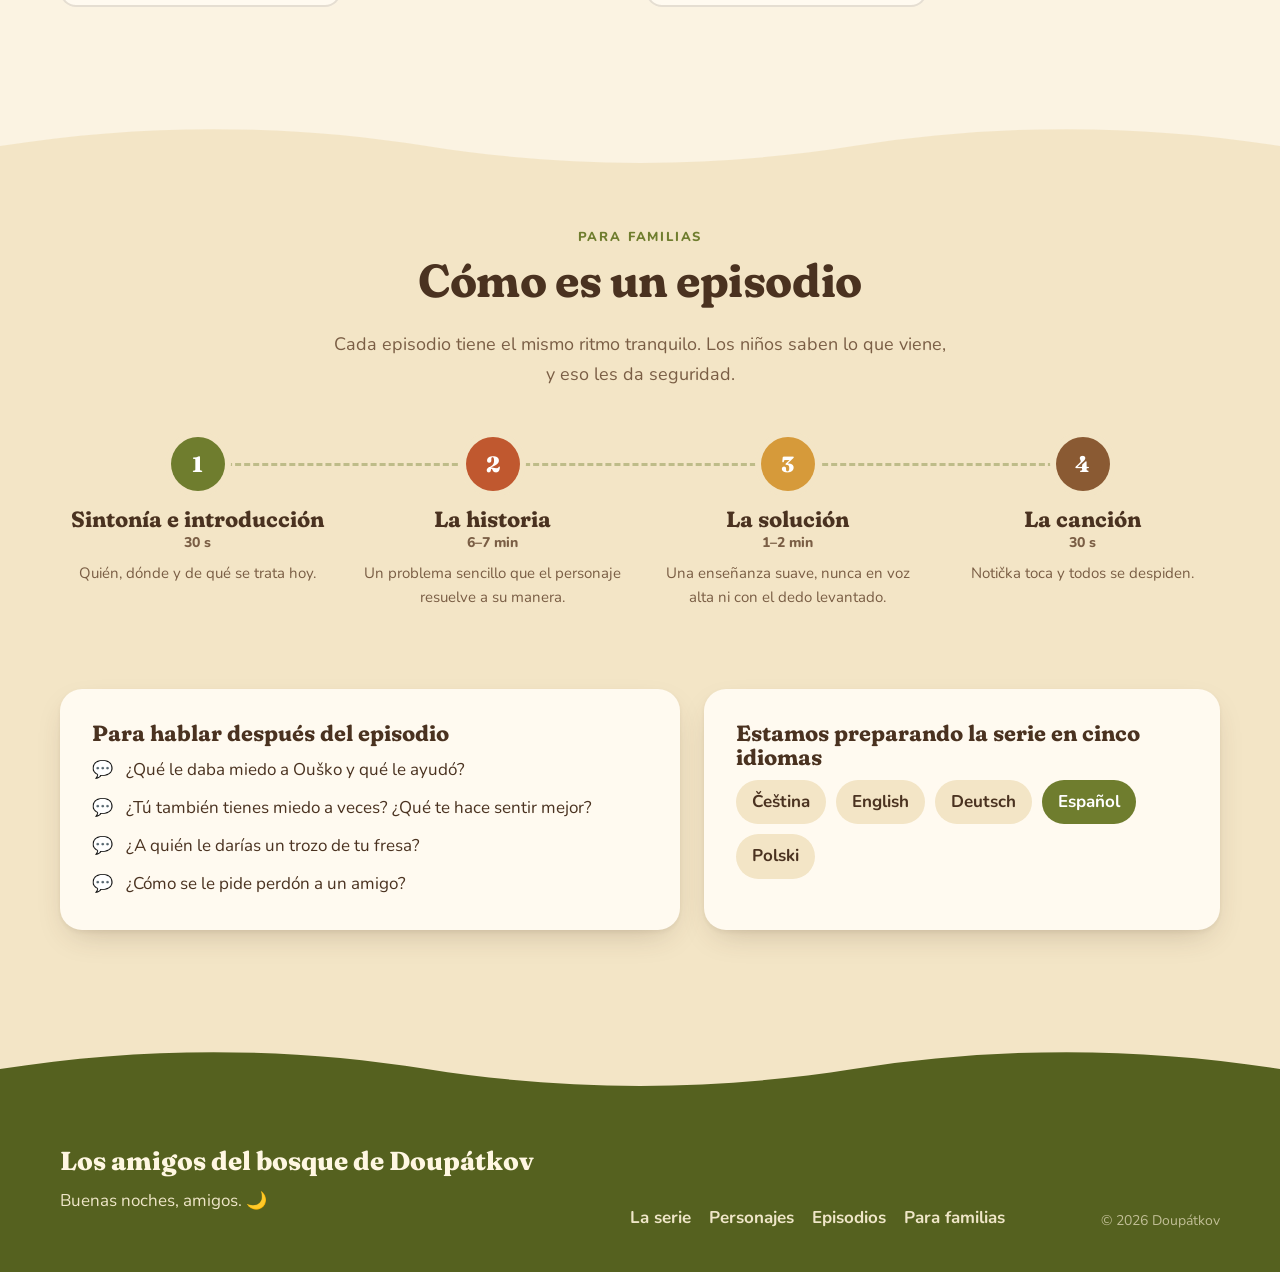
<file: es/index.html>
<!doctype html>
<html lang="es">
<head>
  <meta charset="utf-8">
  <!-- Vygenerováno skriptem build.mjs ze src/index.template.html a i18n/es.json. Needitovat ručně. -->
  <meta name="viewport" content="width=device-width, initial-scale=1">
  <title>Los amigos del bosque de Doupátkov</title>
  <meta name="description" content="Una serie animada tranquila y tierna para niños en edad preescolar. 80 episodios cortos sobre el conejito Ouško y sus amigos de una aldea dentro de un viejo roble.">
  <meta name="theme-color" content="#fbf3e2">
  <link rel="canonical" href="https://tomikos1234.github.io/doupatkov/es/">
  <link rel="alternate" hreflang="cs" href="https://tomikos1234.github.io/doupatkov/">
  <link rel="alternate" hreflang="en" href="https://tomikos1234.github.io/doupatkov/en/">
  <link rel="alternate" hreflang="de" href="https://tomikos1234.github.io/doupatkov/de/">
  <link rel="alternate" hreflang="es" href="https://tomikos1234.github.io/doupatkov/es/">
  <link rel="alternate" hreflang="pl" href="https://tomikos1234.github.io/doupatkov/pl/">
  <link rel="alternate" hreflang="x-default" href="https://tomikos1234.github.io/doupatkov/">
  <meta property="og:type" content="website">
  <meta property="og:locale" content="es_ES">
  <meta property="og:site_name" content="Doupátkov">
  <meta property="og:title" content="Los amigos del bosque de Doupátkov">
  <meta property="og:description" content="Una serie animada tranquila y tierna para preescolares. 80 episodios cortos de una pequeña aldea dentro de un viejo roble.">
  <meta property="og:url" content="https://tomikos1234.github.io/doupatkov/es/">
  <meta property="og:image" content="https://tomikos1234.github.io/doupatkov/img/og.jpg">
  <meta property="og:image:width" content="1200">
  <meta property="og:image:height" content="630">
  <meta name="twitter:card" content="summary_large_image">
  <link rel="icon" type="image/png" href="../img/apple-touch-icon.png">
  <link rel="apple-touch-icon" href="../img/apple-touch-icon.png">
  <link rel="preconnect" href="https://fonts.googleapis.com">
  <link rel="preconnect" href="https://fonts.gstatic.com" crossorigin>
  <link href="https://fonts.googleapis.com/css2?family=Fraunces:opsz,wght,SOFT@9..144,500..800,100&family=Nunito:wght@400;600;700;800&display=swap" rel="stylesheet">
  <link rel="stylesheet" href="../css/style.css">
</head>
<body>

<a class="skip" href="#obsah">Saltar al contenido</a>

<header class="nav" id="nav">
  <div class="nav__inner">
    <a class="brand" href="#top" aria-label="Doupátkov – inicio">
      <svg class="brand__mark" viewBox="0 0 48 48" aria-hidden="true">
        <circle cx="24" cy="18" r="15" fill="#7d8a3a"/>
        <circle cx="13" cy="20" r="9" fill="#93a04a"/>
        <circle cx="35" cy="20" r="9" fill="#6b7830"/>
        <path d="M18 46c1-8 1-14 0-20h12c-1 6-1 12 0 20z" fill="#8a5a33"/>
        <path d="M21 46v-6a3 3 0 0 1 6 0v6z" fill="#f2c46b"/>
      </svg>
      <span>Doupátkov</span>
    </a>
    <div class="nav__right">
      <nav id="menu" class="nav__menu" aria-label="Menú principal">
        <a href="#o-serialu">La serie</a>
        <a href="#postavy">Personajes</a>
        <a href="#svet">El mundo</a>
        <a href="#dily">Episodios</a>
        <a href="#rodice">Para familias</a>
      </nav>
      <details class="lang">
        <summary aria-label="Idioma: Español">
          <svg viewBox="0 0 24 24" aria-hidden="true"><circle cx="12" cy="12" r="9" fill="none" stroke="currentColor" stroke-width="1.8"/><path d="M3 12h18M12 3c2.5 2.6 3.8 5.6 3.8 9s-1.3 6.4-3.8 9c-2.5-2.6-3.8-5.6-3.8-9S9.5 5.6 12 3z" fill="none" stroke="currentColor" stroke-width="1.8"/></svg>
          <span>ES</span>
        </summary>
        <ul class="lang__menu">
          <li><a href="../" hreflang="cs" lang="cs"><b>CS</b>Čeština</a></li>
          <li><a href="../en/" hreflang="en" lang="en"><b>EN</b>English</a></li>
          <li><a href="../de/" hreflang="de" lang="de"><b>DE</b>Deutsch</a></li>
          <li><a href="../es/" hreflang="es" lang="es" aria-current="page"><b>ES</b>Español</a></li>
          <li><a href="../pl/" hreflang="pl" lang="pl"><b>PL</b>Polski</a></li>
        </ul>
      </details>
      <button class="nav__toggle" aria-expanded="false" aria-controls="menu" aria-label="Abrir menú">
        <span></span><span></span><span></span>
      </button>
    </div>
  </div>
</header>

<main id="obsah">

  <!-- HERO -->
  <section class="hero" id="top">
    <div class="hero__img">
      <img src="../img/hero.jpg" alt="El conejito Ouško, el osito Brumla, la abuela erizo Babča Ježka y el grillo Notička en un prado junto al viejo roble" width="1344" height="752">
    </div>
    <div class="hero__text">
      <p class="eyebrow">Serie animada para preescolares</p>
      <h1>Los amigos del bosque<br><span>de Doupátkov</span></h1>
      <p class="lead">Historias tranquilas de una pequeña aldea dentro de un viejo roble. Sin sustos ni prisas: solo pequeñas preocupaciones infantiles, amigos cariñosos y siempre un final feliz.</p>
      <div class="hero__cta">
        <a class="btn btn--primary" href="#dil-1">Conoce el episodio 1</a>
        <a class="btn btn--ghost" href="#dily">Los 80 episodios</a>
      </div>
    </div>
    <svg class="wave wave--bottom" viewBox="0 0 1440 80" preserveAspectRatio="none" aria-hidden="true"><path d="M0 40c120 30 240 30 360 10s240-40 360-20 240 40 360 30 240-30 360-30v70H0z" fill="var(--paper)"/></svg>
  </section>

  <!-- O SERIÁLU -->
  <section class="section" id="o-serialu">
    <div class="wrap">
      <div class="intro">
        <div class="intro__text">
          <p class="eyebrow">Sobre la serie</p>
          <h2>Pequeñas historias sobre grandes emociones</h2>
          <p>Dentro de un viejo roble hueco se esconde Doupátkov, una aldea acogedora. Allí vive Ouško, un conejito curioso, con sus amigos. Cada episodio presenta una situación sencilla que los niños pequeños conocen bien: el miedo a la oscuridad, compartir los juguetes, un nuevo amigo o una tormenta al otro lado de la ventana.</p>
          <p>La serie es pausada y suave, al estilo de los clásicos dibujos checos para antes de dormir. Nadie anuncia la moraleja en voz alta: los niños la descubren solos, junto a Ouško.</p>
        </div>
        <ul class="facts">
          <li><strong>80</strong><span>episodios</span></li>
          <li><strong>~9</strong><span>minutos cada uno</span></li>
          <li><strong>3–6</strong><span>años, para preescolares</span></li>
          <li><strong>5</strong><span>idiomas</span></li>
        </ul>
      </div>

      <div class="values">
        <article class="value">
          <div class="value__icon" aria-hidden="true">🌙</div>
          <h3>Sin miedo ni tensión</h3>
          <p>Incluso la noche en Doupátkov es azul y amable. Sin villanos ni sustos antes de dormir.</p>
        </article>
        <article class="value">
          <div class="value__icon" aria-hidden="true">🍓</div>
          <h3>Situaciones de la vida de los niños</h3>
          <p>Compartir, los celos, pedir perdón, lavarse los dientes. Temas que los niños viven cada día.</p>
        </article>
        <article class="value">
          <div class="value__icon" aria-hidden="true">🎻</div>
          <h3>Siempre un final feliz</h3>
          <p>Cada episodio termina con una canción del grillo Notička y la sensación de que todo vuelve a estar bien.</p>
        </article>
      </div>
    </div>
  </section>

  <!-- POSTAVY -->
  <section class="section section--tint" id="postavy">
    <svg class="wave wave--top" viewBox="0 0 1440 80" preserveAspectRatio="none" aria-hidden="true"><path d="M0 40c160-30 320-30 480 0s320 30 480 0 320-30 480 0V0H0z" fill="var(--paper)"/></svg>
    <div class="wrap">
      <p class="eyebrow center">Personajes</p>
      <h2 class="center">Quién vive en Doupátkov</h2>
      <p class="sub center">Solo unos pocos amigos, para que hasta los más pequeños los recuerden fácilmente.</p>

      <div class="chars">
        <article class="char" style="--accent: var(--moss)">
          <div class="char__img"><img src="../img/ousko.jpg" alt="El conejito Ouško con una bufanda verde" loading="lazy" width="448" height="752"></div>
          <div class="char__body">
            <h3>Ouško</h3>
            <p class="char__role">conejito curioso · protagonista</p>
            <p>Mira el mundo con asombro y quiere probarlo todo. A veces se equivoca, pero siempre aprende algo.</p>
          </div>
        </article>
        <article class="char" style="--accent: var(--terracotta)">
          <div class="char__img"><img src="../img/babca.jpg" alt="Babča Ježka con pañuelo y farolillo" loading="lazy" width="430" height="752"></div>
          <div class="char__body">
            <h3>Babča Ježka</h3>
            <p class="char__role">sabia abuela erizo</p>
            <p>Teje en su mecedora, prepara té de hierbas y sabe qué hacer cuando algo sale mal. Con su farolillo, nada la asusta.</p>
          </div>
        </article>
        <article class="char" style="--accent: var(--ochre)">
          <div class="char__img"><img src="../img/brumla.jpg" alt="El osito Brumla con un peto verde" loading="lazy" width="450" height="752"></div>
          <div class="char__body">
            <h3>Brumla</h3>
            <p class="char__role">osito torpe pero bondadoso</p>
            <p>Un forzudo de gran corazón. Le encanta comer, le encanta dormir y, cuando juega al escondite, se esconde detrás de una flor.</p>
          </div>
        </article>
        <article class="char" style="--accent: var(--moss)">
          <div class="char__img"><img src="../img/cvrcek.jpg" alt="El grillo Notička con violín y pajarita" loading="lazy" width="400" height="752"></div>
          <div class="char__body">
            <h3>Notička</h3>
            <p class="char__role">pequeño grillo músico</p>
            <p>Un alegre bromista que lo resuelve todo con una canción. Su violín suena al final de cada episodio.</p>
          </div>
        </article>
        <article class="char" style="--accent: var(--terracotta)">
          <div class="char__img"><img src="../img/liska.jpg" alt="La zorrita Ryška con un pañuelo amarillo" loading="lazy" width="370" height="752"></div>
          <div class="char__body">
            <h3>Ryška</h3>
            <p class="char__role">zorrita un poco traviesa</p>
            <p>No se le escapa nada. Llegó a Doupátkov como nueva amiga y enseña a los demás lo que es justo.</p>
          </div>
        </article>
      </div>
    </div>
  </section>

  <!-- SVĚT -->
  <section class="section" id="svet">
    <div class="wrap">
      <p class="eyebrow center">El mundo</p>
      <h2 class="center">Una aldea dentro de un viejo roble</h2>
      <p class="sub center">Redondo, suave y cálido. Ocre, verde musgo y terracota, como si todo el bosque estuviera tejido con lana.</p>

      <div class="places">
        <figure class="place place--wide">
          <img src="../img/louka-hra.jpg" alt="Brumla y Ouško juegan al escondite junto al viejo roble" loading="lazy" width="1344" height="752">
          <figcaption><strong>El viejo roble</strong>Un árbol hueco con ventanitas, puertecitas y escalones. Dentro viven todos los amigos.</figcaption>
        </figure>
        <figure class="place">
          <img src="../img/louka.jpg" alt="Un prado en flor con un arroyo" loading="lazy" width="1000" height="560">
          <figcaption><strong>El prado y el arroyo</strong>Un lugar para jugar, hacer carreras y volar cometas.</figcaption>
        </figure>
        <figure class="place">
          <img src="../img/pokojicek.jpg" alt="La habitación de Ouško con su camita y una vela" loading="lazy" width="1000" height="560">
          <figcaption><strong>La habitación de Ouško</strong>Una camita con su manta de retales, una vela y una ventana redonda que da a la copa del roble.</figcaption>
        </figure>
        <figure class="place">
          <img src="../img/svetnicka.jpg" alt="La salita de Babča con mecedora y farolillo" loading="lazy" width="1000" height="560">
          <figcaption><strong>La salita de Babča</strong>Una mecedora, ovillos de lana y tarros llenos de hierbas.</figcaption>
        </figure>
      </div>
    </div>
  </section>

  <!-- DÍL 1 -->
  <section class="night" id="dil-1">
    <div class="night__bg" aria-hidden="true"><img src="../img/noc.jpg" alt="" loading="lazy" width="1344" height="752"></div>
    <div class="fireflies" aria-hidden="true"></div>
    <div class="wrap night__inner">
      <div class="night__card">
        <p class="eyebrow">Episodio 1 · 10 minutos</p>
        <h2>Ouško tiene miedo a la oscuridad</h2>
        <p>Ouško juega con Brumla en el prado hasta que oscurece. En casa se le apaga la vela y en la pared aparece una sombra enorme con orejas largas. Babča Ježka toma su farolillo y va con él a echar un vistazo a la oscuridad. Y resulta que todo tiene una explicación amable.</p>
        <ol class="beats">
          <li><span>0:00</span>Sintonía y Doupátkov</li>
          <li><span>0:30</span>Juegos en el prado, anochece, se apaga la vela</li>
          <li><span>7:00</span>La sombra es solo un abrigo; el golpeteo, una ramita</li>
          <li><span>9:45</span>Nana y buenas noches</li>
        </ol>
        <blockquote>«La oscuridad es solo el momento en que el bosque duerme».<cite>Babča Ježka</cite></blockquote>
      </div>
    </div>
  </section>

  <!-- DÍLY -->
  <section class="section" id="dily">
    <div class="wrap">
      <p class="eyebrow center">Episodios</p>
      <h2 class="center">80 pequeñas historias</h2>
      <p class="sub center">Elige un tema que tu peque esté viviendo ahora o busca un episodio por su título.</p>

      <div class="filters" role="toolbar" aria-label="Filtrar episodios por tema">
        <div class="chips" id="chips"></div>
        <label class="search">
          <span class="visually-hidden">Buscar episodio</span>
          <svg viewBox="0 0 24 24" aria-hidden="true"><circle cx="11" cy="11" r="7" fill="none" stroke="currentColor" stroke-width="2"/><path d="m20 20-4-4" stroke="currentColor" stroke-width="2" stroke-linecap="round"/></svg>
          <input type="search" id="search" placeholder="Buscar episodio…" autocomplete="off">
        </label>
      </div>
      <p class="count" id="count" aria-live="polite"></p>
      <ol class="episodes" id="episodes"></ol>
      <p class="empty" id="empty" hidden>No hemos encontrado ese episodio. Prueba con otra palabra. 🦔</p>
    </div>
  </section>

  <!-- PRO RODIČE -->
  <section class="section section--tint" id="rodice">
    <svg class="wave wave--top" viewBox="0 0 1440 80" preserveAspectRatio="none" aria-hidden="true"><path d="M0 40c160-30 320-30 480 0s320 30 480 0 320-30 480 0V0H0z" fill="var(--paper)"/></svg>
    <div class="wrap">
      <p class="eyebrow center">Para familias</p>
      <h2 class="center">Cómo es un episodio</h2>
      <p class="sub center">Cada episodio tiene el mismo ritmo tranquilo. Los niños saben lo que viene, y eso les da seguridad.</p>

      <ol class="timeline">
        <li><div class="timeline__dot">1</div><h3>Sintonía e introducción</h3><p class="timeline__time">30 s</p><p>Quién, dónde y de qué se trata hoy.</p></li>
        <li><div class="timeline__dot">2</div><h3>La historia</h3><p class="timeline__time">6–7 min</p><p>Un problema sencillo que el personaje resuelve a su manera.</p></li>
        <li><div class="timeline__dot">3</div><h3>La solución</h3><p class="timeline__time">1–2 min</p><p>Una enseñanza suave, nunca en voz alta ni con el dedo levantado.</p></li>
        <li><div class="timeline__dot">4</div><h3>La canción</h3><p class="timeline__time">30 s</p><p>Notička toca y todos se despiden.</p></li>
      </ol>

      <div class="tips">
        <div class="tips__text">
          <h3>Para hablar después del episodio</h3>
          <ul>
            <li>¿Qué le daba miedo a Ouško y qué le ayudó?</li>
            <li>¿Tú también tienes miedo a veces? ¿Qué te hace sentir mejor?</li>
            <li>¿A quién le darías un trozo de tu fresa?</li>
            <li>¿Cómo se le pide perdón a un amigo?</li>
          </ul>
        </div>
        <div class="langs">
          <h3>Estamos preparando la serie en cinco idiomas</h3>
          <ul class="langs__list">
            <li><a href="../" hreflang="cs" lang="cs">Čeština</a></li>
            <li><a href="../en/" hreflang="en" lang="en">English</a></li>
            <li><a href="../de/" hreflang="de" lang="de">Deutsch</a></li>
            <li><a href="../es/" hreflang="es" lang="es" aria-current="page">Español</a></li>
            <li><a href="../pl/" hreflang="pl" lang="pl">Polski</a></li>
          </ul>
        </div>
      </div>
    </div>
  </section>

</main>

<footer class="footer">
  <svg class="wave wave--top" viewBox="0 0 1440 80" preserveAspectRatio="none" aria-hidden="true"><path d="M0 40c160-30 320-30 480 0s320 30 480 0 320-30 480 0V0H0z" fill="var(--paper-2)"/></svg>
  <div class="wrap footer__inner">
    <div>
      <p class="footer__brand">Los amigos del bosque de Doupátkov</p>
      <p>Buenas noches, amigos. 🌙</p>
    </div>
    <nav class="footer__nav" aria-label="Pie de página">
      <a href="#o-serialu">La serie</a>
      <a href="#postavy">Personajes</a>
      <a href="#dily">Episodios</a>
      <a href="#rodice">Para familias</a>
    </nav>
    <p class="footer__copy">© 2026 Doupátkov</p>
  </div>
</footer>

<script>window.I18N = {"lang":"es","nav":{"menuOpen":"Abrir menú","menuClose":"Cerrar menú"},"list":{"eyebrow":"Episodios","title":"80 pequeñas historias","sub":"Elige un tema que tu peque esté viviendo ahora o busca un episodio por su título.","filterLabel":"Filtrar episodios por tema","searchLabel":"Buscar episodio","searchPlaceholder":"Buscar episodio…","empty":"No hemos encontrado ese episodio. Prueba con otra palabra. 🦔","all":"Todos","featured":"avance","epLabel":"Episodio {n}","count":{"one":"{n} episodio","other":"{n} episodios"}},"themes":{"strach":"Miedo y valentía","sdileni":"Compartir y colaborar","pocity":"Amistad y emociones","priroda":"Naturaleza y estaciones","zvyky":"Hogar y hábitos","dobro":"Pequeñas aventuras"},"episodes":["Ouško tiene miedo a la oscuridad","La pelota perdida","Una nueva amiga: la zorrita","Repartir las fresas","Brumla tiene miedo a la tormenta","Una nana para Brumla","La gran limpieza de la madriguera","Ouško se pierde en el bosque","La primera nieve","El silbato perdido","Lavarse las patitas antes de comer","La carrera en el prado y el juego limpio","Brumla aprende a nadar","A por setas en otoño","El arcoíris después de la lluvia","Ouško tiene celos de un nuevo amigo","Cuidar un huevo de pájaro","Lavarse los dientes por la noche","Refugio contra la lluvia","Compartir el último trozo de tarta","El coco debajo de la cama","Una canción nueva para el grillo","Miel y abejas: compartir con la naturaleza","Cómo pedir perdón a un amigo","El paraguas perdido","Jugar en la nieve","El remedio de la abuela para el resfriado","Paciencia al pescar","El viento se llevó el sombrero","Saltar sobre las hojas de otoño","Ayudar a un pajarito herido","Nervios antes de la función","Compartir el paraguas","Una aventura nocturna de la imaginación","Los viejos cuentos de la abuela","El bosque despierta en primavera","Hacer un pastel con Brumla","En busca de la amiga perdida","Truenos y relámpagos: cómo no tener miedo","Compartir los juguetes en el parque","Contar las estrellas","El grillo se ha quedado sin voz","El jardincito de la abuela","Limpiamos juntos la madriguera","Una casita nueva después de la tormenta","Miedo al médico","Prestar un instrumento musical","Preparativos para el invierno","El botón perdido","Esperar en la fila","El cumpleaños del grillo","Un paseo en el carrito de ramitas","Predecir el tiempo mirando la naturaleza","Perdidos en la niebla espesa","El pañuelo favorito perdido","Compartir la manta en una noche de invierno","Reconocer un error tras romper una taza","Celos de la fuerza de Brumla","Aprender a tocar un instrumento nuevo","Limpieza de primavera en la madriguera","Ayudar a las hormiguitas con su carga","Arcoíris y niebla: fenómenos de la naturaleza","Un puente sobre el arroyo","El té de hierbas de la abuela","Compartir el columpio","Cometas en otoño","Miedo a las arañas","La nota perdida de la canción","Esperar a un amigo que llega tarde","Compartir la casa con alguien más","Por qué Brumla duerme todo el invierno","Tristeza en un día de lluvia","El consejo de la abuela sobre la amistad","Teatro de sombras en una tarde de lluvia","Llevar bellotas entre todos","Ouško aprende a no tirar palos","Una canción de primavera para todo el bosque","Compartir la última fresa","La despedida de la abuela antes de hibernar","La gran fiesta del bosque"]};</script>
<script src="../js/main.js"></script>
</body>
</html>
</file>
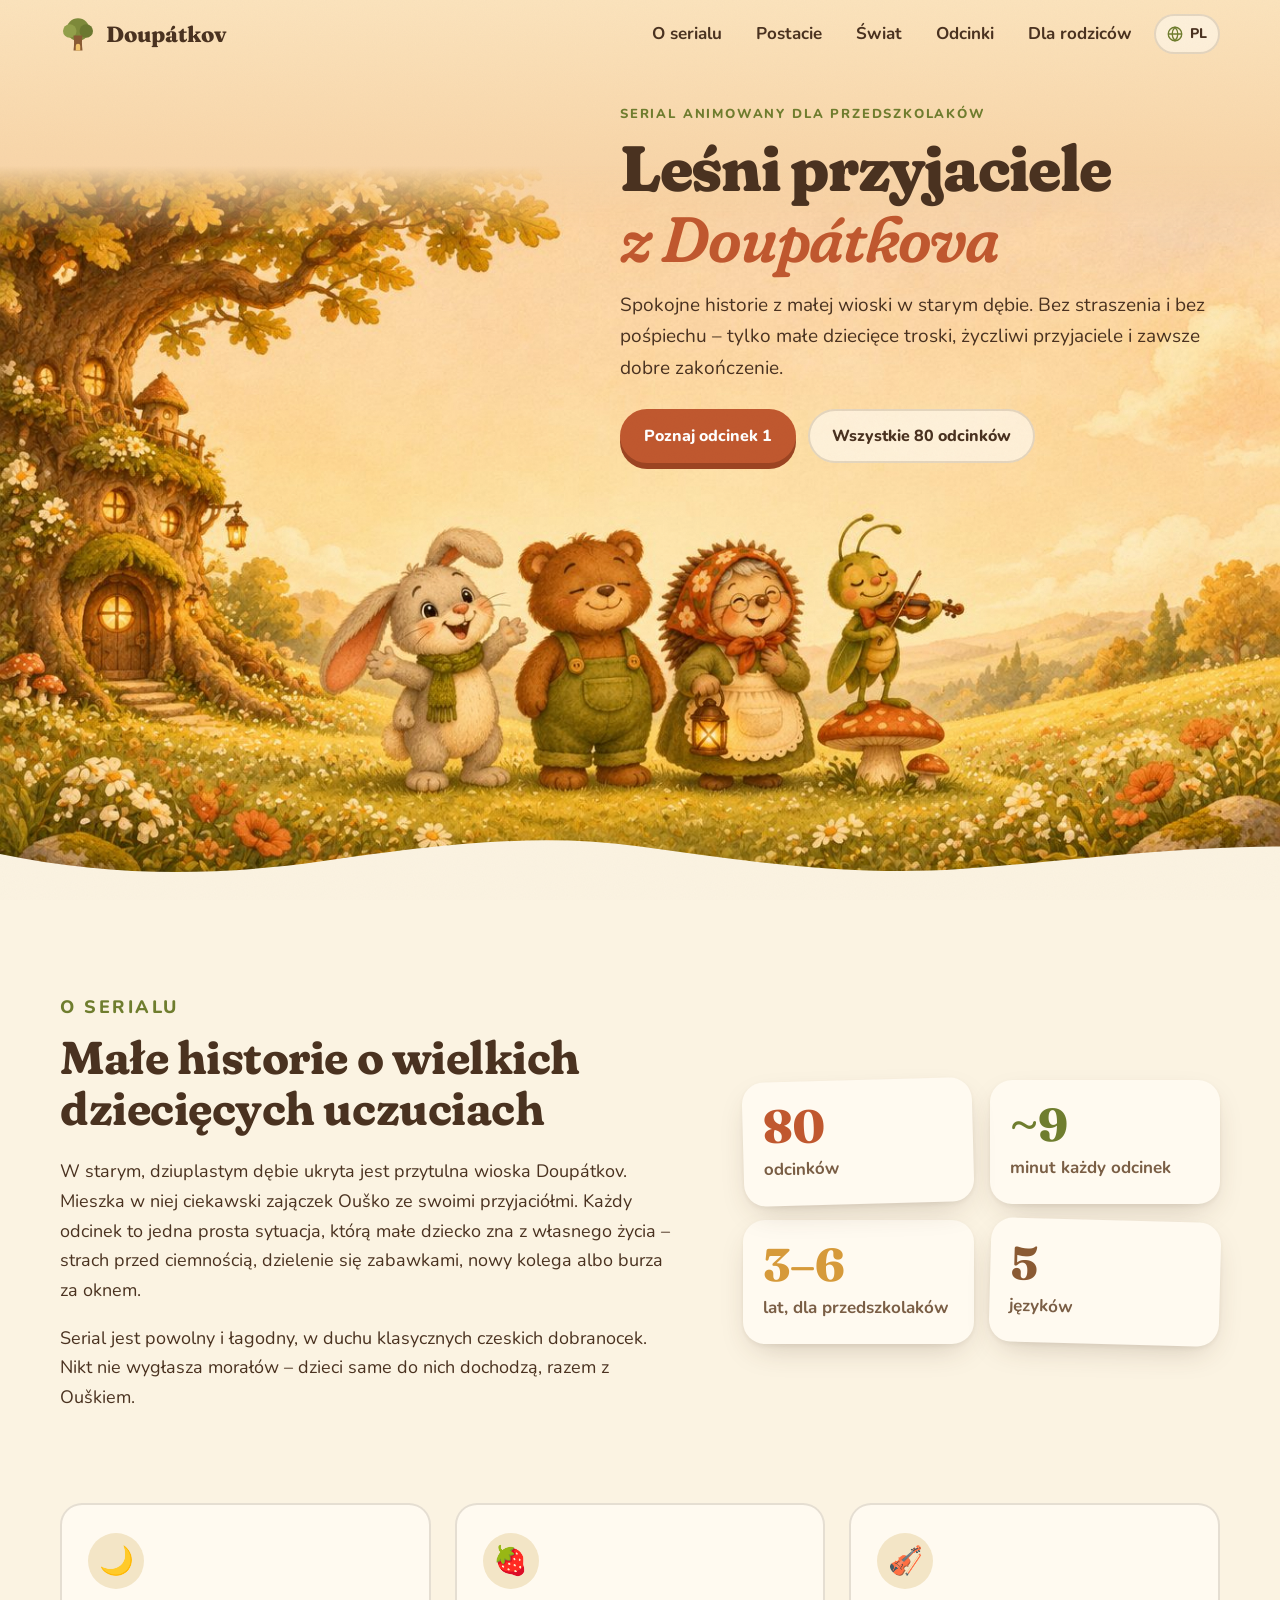
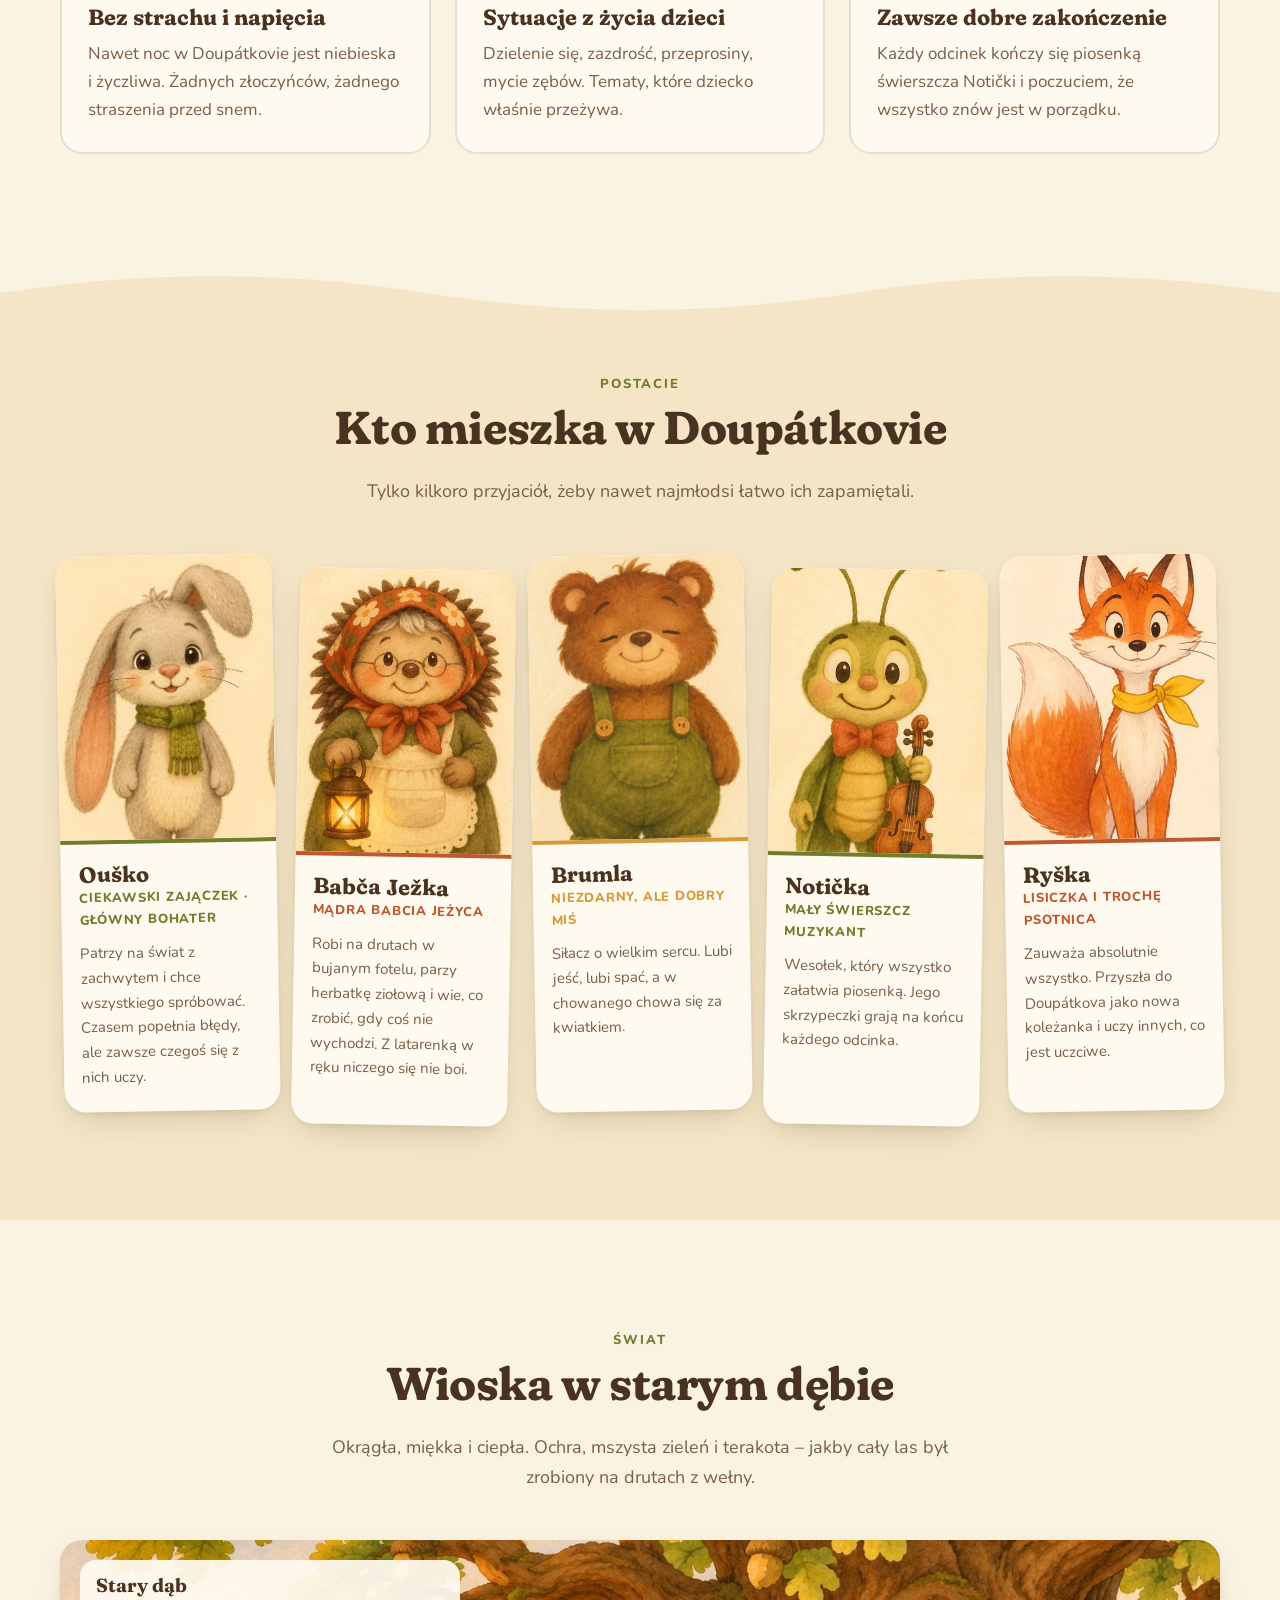
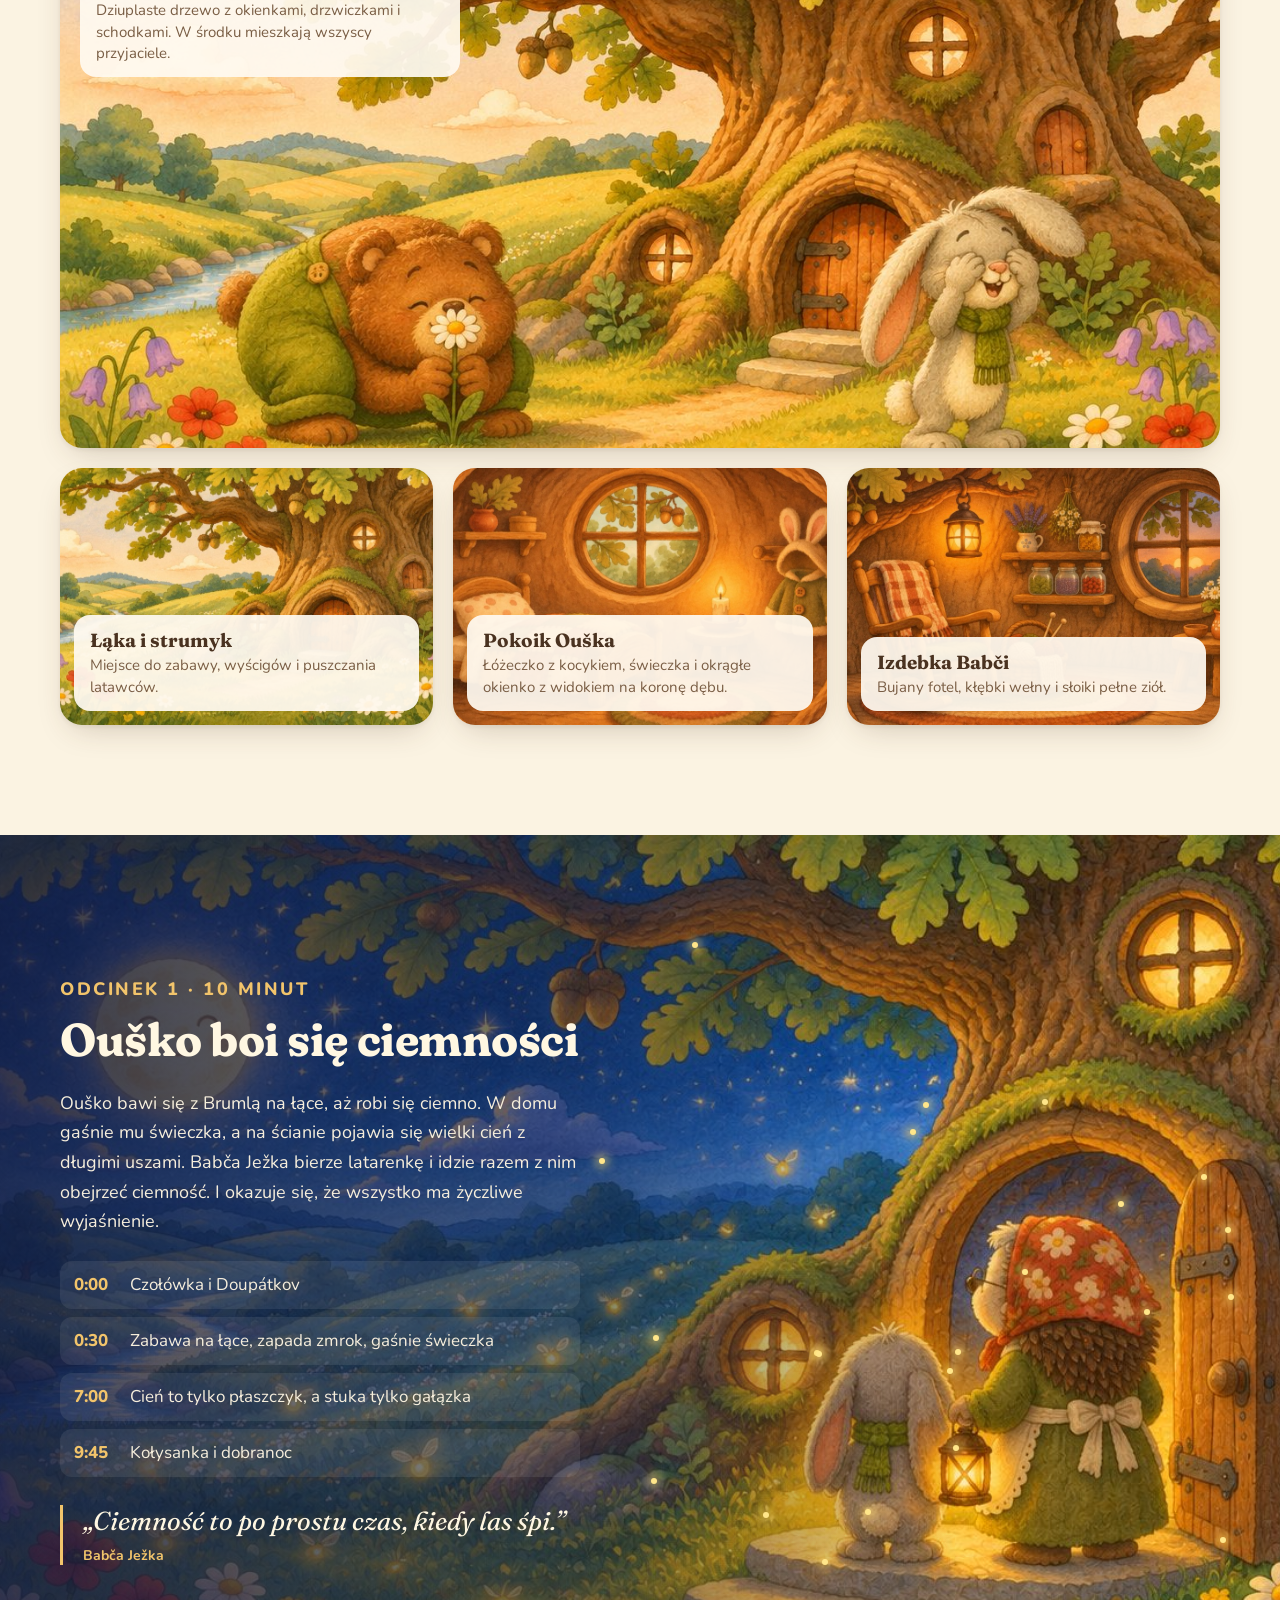
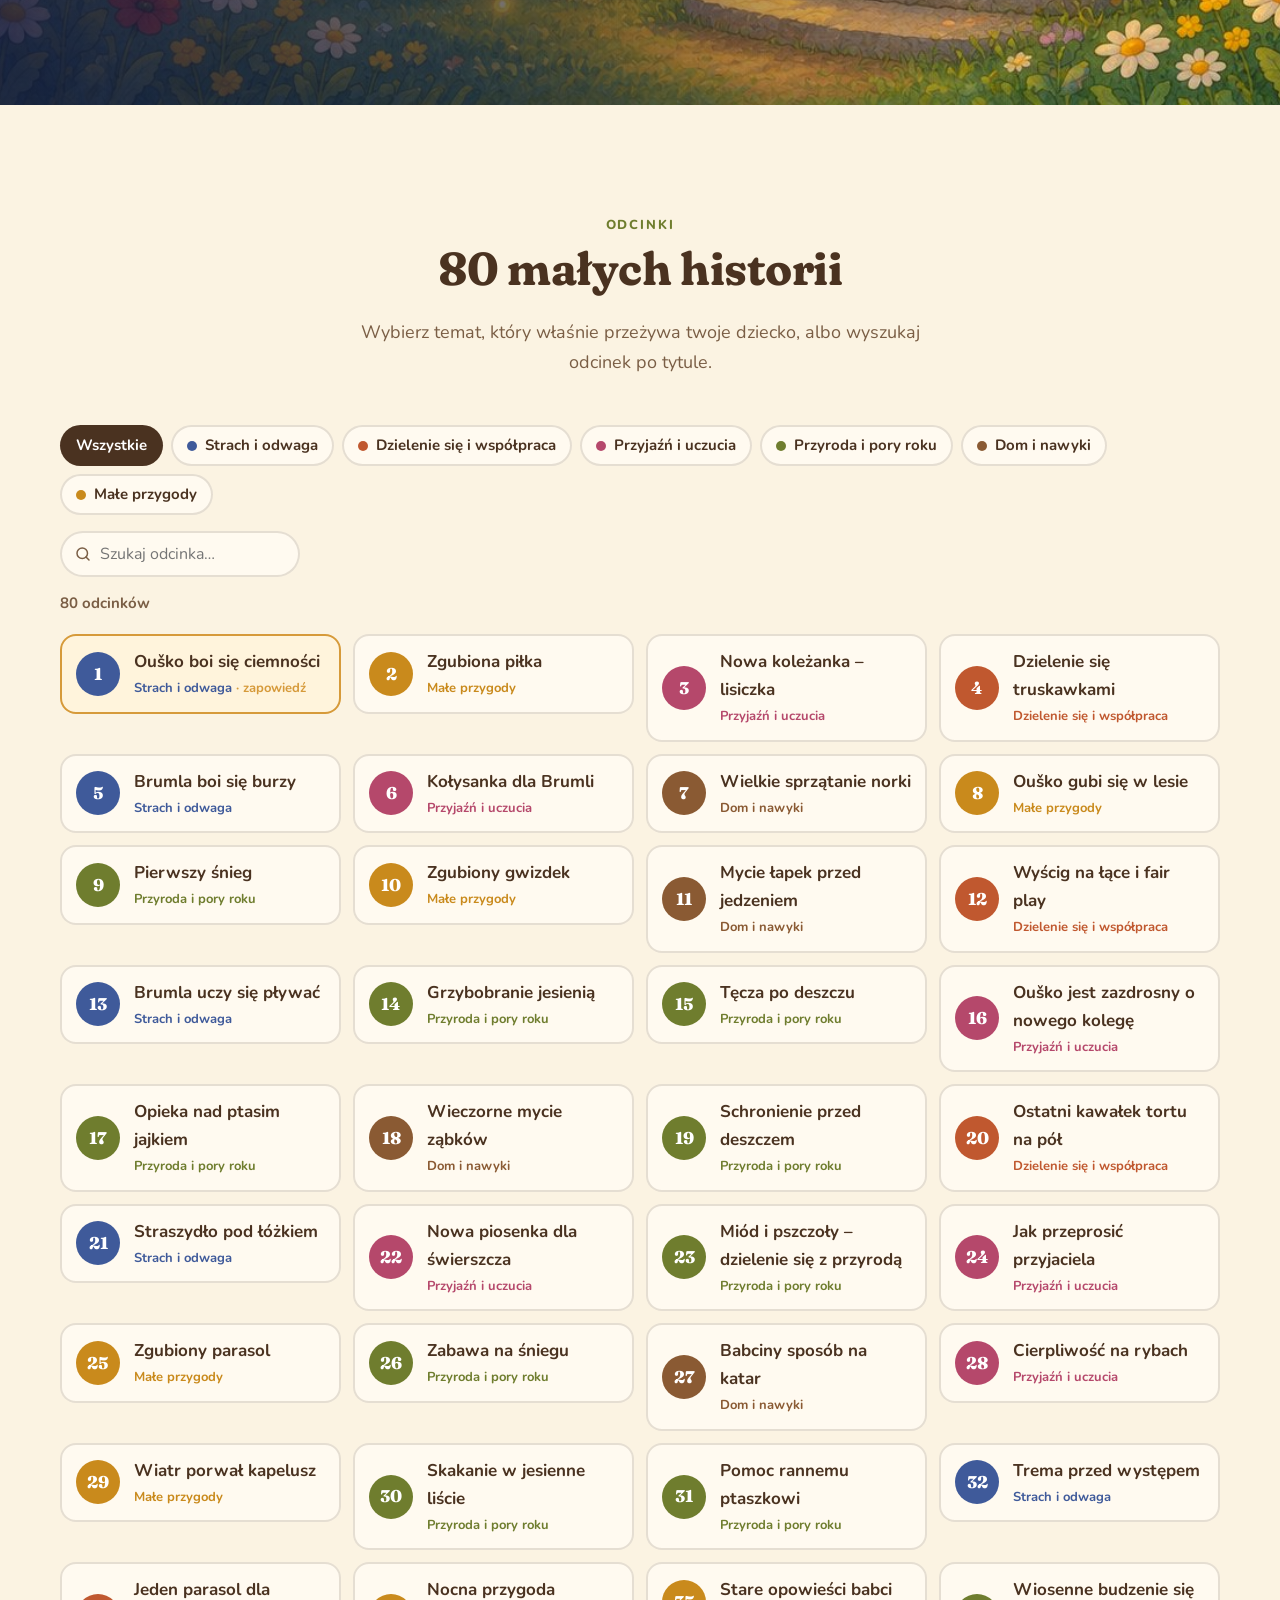
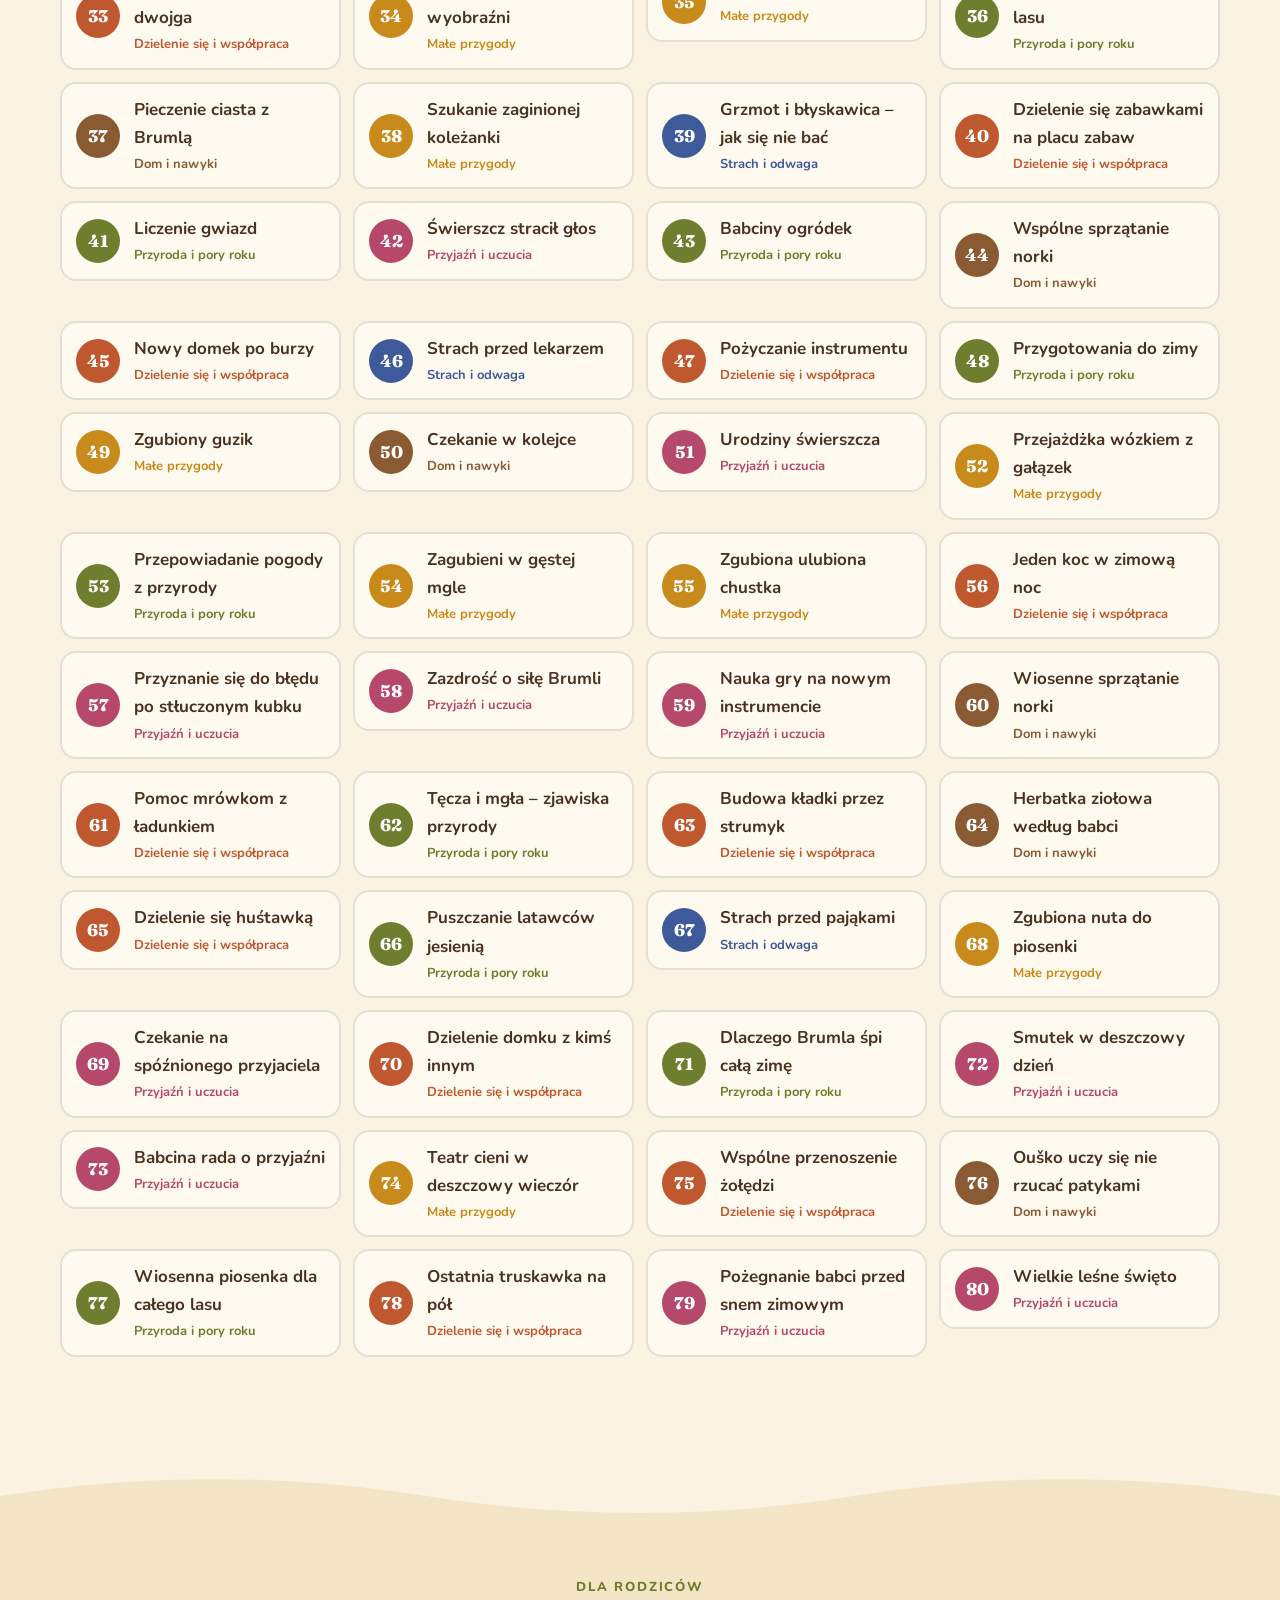
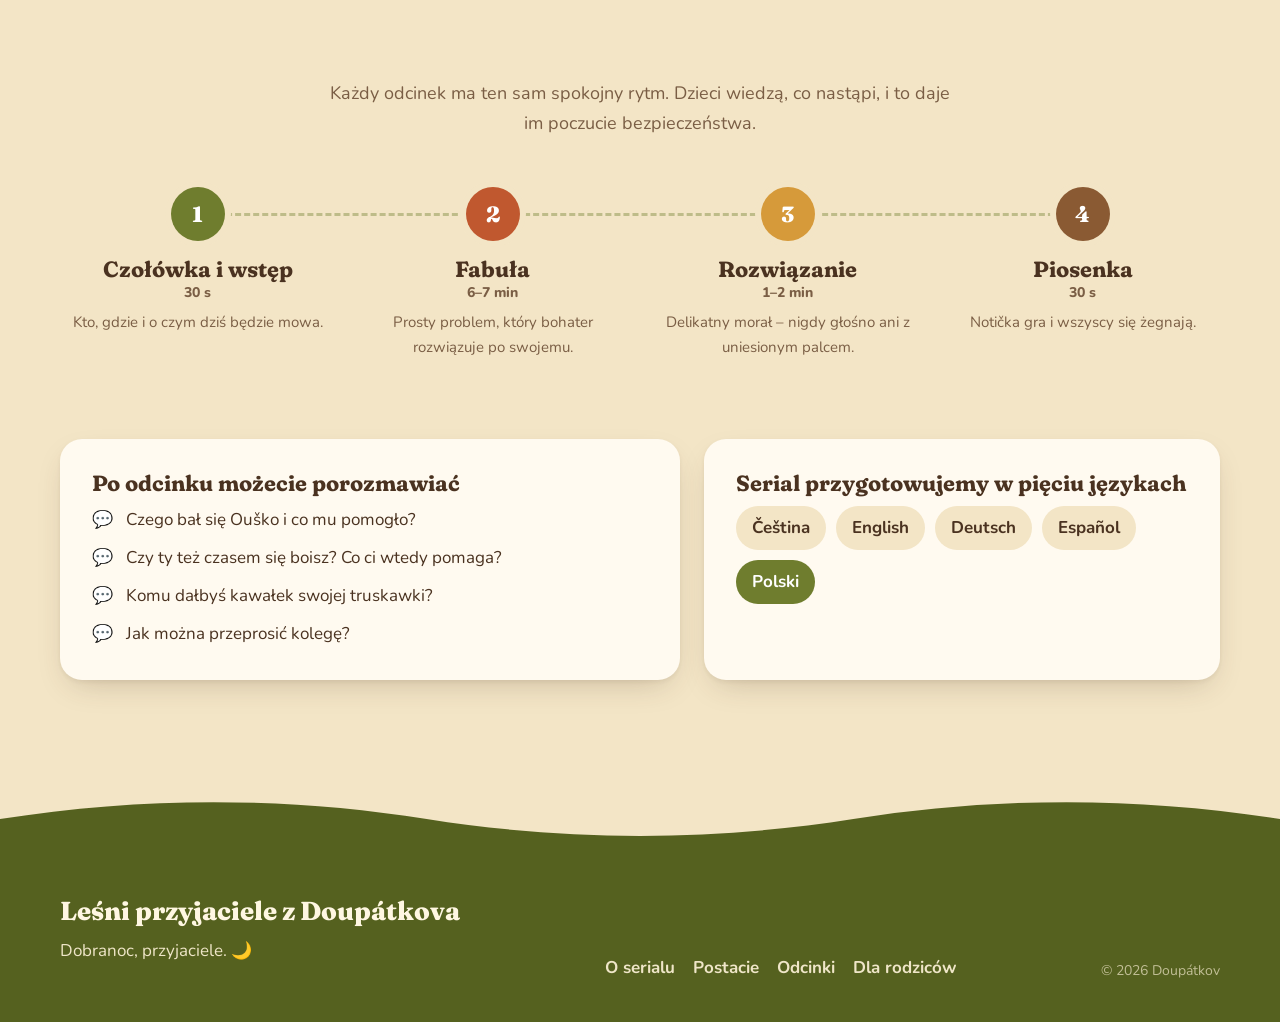
<file: pl/index.html>
<!doctype html>
<html lang="pl">
<head>
  <meta charset="utf-8">
  <!-- Vygenerováno skriptem build.mjs ze src/index.template.html a i18n/pl.json. Needitovat ručně. -->
  <meta name="viewport" content="width=device-width, initial-scale=1">
  <title>Leśni przyjaciele z Doupátkova</title>
  <meta name="description" content="Spokojny i ciepły serial animowany dla przedszkolaków. 80 krótkich odcinków o zajączku Oušku i jego przyjaciołach z wioski w starym dębie.">
  <meta name="theme-color" content="#fbf3e2">
  <link rel="canonical" href="https://tomikos1234.github.io/doupatkov/pl/">
  <link rel="alternate" hreflang="cs" href="https://tomikos1234.github.io/doupatkov/">
  <link rel="alternate" hreflang="en" href="https://tomikos1234.github.io/doupatkov/en/">
  <link rel="alternate" hreflang="de" href="https://tomikos1234.github.io/doupatkov/de/">
  <link rel="alternate" hreflang="es" href="https://tomikos1234.github.io/doupatkov/es/">
  <link rel="alternate" hreflang="pl" href="https://tomikos1234.github.io/doupatkov/pl/">
  <link rel="alternate" hreflang="x-default" href="https://tomikos1234.github.io/doupatkov/">
  <meta property="og:type" content="website">
  <meta property="og:locale" content="pl_PL">
  <meta property="og:site_name" content="Doupátkov">
  <meta property="og:title" content="Leśni przyjaciele z Doupátkova">
  <meta property="og:description" content="Spokojny i ciepły serial animowany dla przedszkolaków. 80 krótkich odcinków z małej wioski w starym dębie.">
  <meta property="og:url" content="https://tomikos1234.github.io/doupatkov/pl/">
  <meta property="og:image" content="https://tomikos1234.github.io/doupatkov/img/og.jpg">
  <meta property="og:image:width" content="1200">
  <meta property="og:image:height" content="630">
  <meta name="twitter:card" content="summary_large_image">
  <link rel="icon" type="image/png" href="../img/apple-touch-icon.png">
  <link rel="apple-touch-icon" href="../img/apple-touch-icon.png">
  <link rel="preconnect" href="https://fonts.googleapis.com">
  <link rel="preconnect" href="https://fonts.gstatic.com" crossorigin>
  <link href="https://fonts.googleapis.com/css2?family=Fraunces:opsz,wght,SOFT@9..144,500..800,100&family=Nunito:wght@400;600;700;800&display=swap" rel="stylesheet">
  <link rel="stylesheet" href="../css/style.css">
</head>
<body>

<a class="skip" href="#obsah">Przejdź do treści</a>

<header class="nav" id="nav">
  <div class="nav__inner">
    <a class="brand" href="#top" aria-label="Doupátkov – strona główna">
      <svg class="brand__mark" viewBox="0 0 48 48" aria-hidden="true">
        <circle cx="24" cy="18" r="15" fill="#7d8a3a"/>
        <circle cx="13" cy="20" r="9" fill="#93a04a"/>
        <circle cx="35" cy="20" r="9" fill="#6b7830"/>
        <path d="M18 46c1-8 1-14 0-20h12c-1 6-1 12 0 20z" fill="#8a5a33"/>
        <path d="M21 46v-6a3 3 0 0 1 6 0v6z" fill="#f2c46b"/>
      </svg>
      <span>Doupátkov</span>
    </a>
    <div class="nav__right">
      <nav id="menu" class="nav__menu" aria-label="Menu główne">
        <a href="#o-serialu">O serialu</a>
        <a href="#postavy">Postacie</a>
        <a href="#svet">Świat</a>
        <a href="#dily">Odcinki</a>
        <a href="#rodice">Dla rodziców</a>
      </nav>
      <details class="lang">
        <summary aria-label="Język: Polski">
          <svg viewBox="0 0 24 24" aria-hidden="true"><circle cx="12" cy="12" r="9" fill="none" stroke="currentColor" stroke-width="1.8"/><path d="M3 12h18M12 3c2.5 2.6 3.8 5.6 3.8 9s-1.3 6.4-3.8 9c-2.5-2.6-3.8-5.6-3.8-9S9.5 5.6 12 3z" fill="none" stroke="currentColor" stroke-width="1.8"/></svg>
          <span>PL</span>
        </summary>
        <ul class="lang__menu">
          <li><a href="../" hreflang="cs" lang="cs"><b>CS</b>Čeština</a></li>
          <li><a href="../en/" hreflang="en" lang="en"><b>EN</b>English</a></li>
          <li><a href="../de/" hreflang="de" lang="de"><b>DE</b>Deutsch</a></li>
          <li><a href="../es/" hreflang="es" lang="es"><b>ES</b>Español</a></li>
          <li><a href="../pl/" hreflang="pl" lang="pl" aria-current="page"><b>PL</b>Polski</a></li>
        </ul>
      </details>
      <button class="nav__toggle" aria-expanded="false" aria-controls="menu" aria-label="Otwórz menu">
        <span></span><span></span><span></span>
      </button>
    </div>
  </div>
</header>

<main id="obsah">

  <!-- HERO -->
  <section class="hero" id="top">
    <div class="hero__img">
      <img src="../img/hero.jpg" alt="Zajączek Ouško, miś Brumla, babcia jeżyca Babča Ježka i świerszcz Notička na łące przy starym dębie" width="1344" height="752">
    </div>
    <div class="hero__text">
      <p class="eyebrow">Serial animowany dla przedszkolaków</p>
      <h1>Leśni przyjaciele<br><span>z Doupátkova</span></h1>
      <p class="lead">Spokojne historie z małej wioski w starym dębie. Bez straszenia i bez pośpiechu – tylko małe dziecięce troski, życzliwi przyjaciele i zawsze dobre zakończenie.</p>
      <div class="hero__cta">
        <a class="btn btn--primary" href="#dil-1">Poznaj odcinek 1</a>
        <a class="btn btn--ghost" href="#dily">Wszystkie 80 odcinków</a>
      </div>
    </div>
    <svg class="wave wave--bottom" viewBox="0 0 1440 80" preserveAspectRatio="none" aria-hidden="true"><path d="M0 40c120 30 240 30 360 10s240-40 360-20 240 40 360 30 240-30 360-30v70H0z" fill="var(--paper)"/></svg>
  </section>

  <!-- O SERIÁLU -->
  <section class="section" id="o-serialu">
    <div class="wrap">
      <div class="intro">
        <div class="intro__text">
          <p class="eyebrow">O serialu</p>
          <h2>Małe historie o&nbsp;wielkich dziecięcych uczuciach</h2>
          <p>W starym, dziuplastym dębie ukryta jest przytulna wioska Doupátkov. Mieszka w niej ciekawski zajączek Ouško ze swoimi przyjaciółmi. Każdy odcinek to jedna prosta sytuacja, którą małe dziecko zna z własnego życia – strach przed ciemnością, dzielenie się zabawkami, nowy kolega albo burza za oknem.</p>
          <p>Serial jest powolny i łagodny, w duchu klasycznych czeskich dobranocek. Nikt nie wygłasza morałów – dzieci same do nich dochodzą, razem z Ouškiem.</p>
        </div>
        <ul class="facts">
          <li><strong>80</strong><span>odcinków</span></li>
          <li><strong>~9</strong><span>minut każdy odcinek</span></li>
          <li><strong>3–6</strong><span>lat, dla przedszkolaków</span></li>
          <li><strong>5</strong><span>języków</span></li>
        </ul>
      </div>

      <div class="values">
        <article class="value">
          <div class="value__icon" aria-hidden="true">🌙</div>
          <h3>Bez strachu i napięcia</h3>
          <p>Nawet noc w Doupátkovie jest niebieska i życzliwa. Żadnych złoczyńców, żadnego straszenia przed snem.</p>
        </article>
        <article class="value">
          <div class="value__icon" aria-hidden="true">🍓</div>
          <h3>Sytuacje z życia dzieci</h3>
          <p>Dzielenie się, zazdrość, przeprosiny, mycie zębów. Tematy, które dziecko właśnie przeżywa.</p>
        </article>
        <article class="value">
          <div class="value__icon" aria-hidden="true">🎻</div>
          <h3>Zawsze dobre zakończenie</h3>
          <p>Każdy odcinek kończy się piosenką świerszcza Notički i poczuciem, że wszystko znów jest w porządku.</p>
        </article>
      </div>
    </div>
  </section>

  <!-- POSTAVY -->
  <section class="section section--tint" id="postavy">
    <svg class="wave wave--top" viewBox="0 0 1440 80" preserveAspectRatio="none" aria-hidden="true"><path d="M0 40c160-30 320-30 480 0s320 30 480 0 320-30 480 0V0H0z" fill="var(--paper)"/></svg>
    <div class="wrap">
      <p class="eyebrow center">Postacie</p>
      <h2 class="center">Kto mieszka w Doupátkovie</h2>
      <p class="sub center">Tylko kilkoro przyjaciół, żeby nawet najmłodsi łatwo ich zapamiętali.</p>

      <div class="chars">
        <article class="char" style="--accent: var(--moss)">
          <div class="char__img"><img src="../img/ousko.jpg" alt="Zajączek Ouško w zielonym szaliku" loading="lazy" width="448" height="752"></div>
          <div class="char__body">
            <h3>Ouško</h3>
            <p class="char__role">ciekawski zajączek · główny bohater</p>
            <p>Patrzy na świat z zachwytem i chce wszystkiego spróbować. Czasem popełnia błędy, ale zawsze czegoś się z nich uczy.</p>
          </div>
        </article>
        <article class="char" style="--accent: var(--terracotta)">
          <div class="char__img"><img src="../img/babca.jpg" alt="Babča Ježka w chustce i z latarenką" loading="lazy" width="430" height="752"></div>
          <div class="char__body">
            <h3>Babča Ježka</h3>
            <p class="char__role">mądra babcia jeżyca</p>
            <p>Robi na drutach w bujanym fotelu, parzy herbatkę ziołową i wie, co zrobić, gdy coś nie wychodzi. Z latarenką w ręku niczego się nie boi.</p>
          </div>
        </article>
        <article class="char" style="--accent: var(--ochre)">
          <div class="char__img"><img src="../img/brumla.jpg" alt="Miś Brumla w zielonych ogrodniczkach" loading="lazy" width="450" height="752"></div>
          <div class="char__body">
            <h3>Brumla</h3>
            <p class="char__role">niezdarny, ale dobry miś</p>
            <p>Siłacz o wielkim sercu. Lubi jeść, lubi spać, a w chowanego chowa się za kwiatkiem.</p>
          </div>
        </article>
        <article class="char" style="--accent: var(--moss)">
          <div class="char__img"><img src="../img/cvrcek.jpg" alt="Świerszcz Notička ze skrzypcami i muszką" loading="lazy" width="400" height="752"></div>
          <div class="char__body">
            <h3>Notička</h3>
            <p class="char__role">mały świerszcz muzykant</p>
            <p>Wesołek, który wszystko załatwia piosenką. Jego skrzypeczki grają na końcu każdego odcinka.</p>
          </div>
        </article>
        <article class="char" style="--accent: var(--terracotta)">
          <div class="char__img"><img src="../img/liska.jpg" alt="Lisiczka Ryška w żółtej chustce" loading="lazy" width="370" height="752"></div>
          <div class="char__body">
            <h3>Ryška</h3>
            <p class="char__role">lisiczka i trochę psotnica</p>
            <p>Zauważa absolutnie wszystko. Przyszła do Doupátkova jako nowa koleżanka i uczy innych, co jest uczciwe.</p>
          </div>
        </article>
      </div>
    </div>
  </section>

  <!-- SVĚT -->
  <section class="section" id="svet">
    <div class="wrap">
      <p class="eyebrow center">Świat</p>
      <h2 class="center">Wioska w starym dębie</h2>
      <p class="sub center">Okrągła, miękka i ciepła. Ochra, mszysta zieleń i terakota – jakby cały las był zrobiony na drutach z wełny.</p>

      <div class="places">
        <figure class="place place--wide">
          <img src="../img/louka-hra.jpg" alt="Brumla i Ouško bawią się w chowanego przy starym dębie" loading="lazy" width="1344" height="752">
          <figcaption><strong>Stary dąb</strong>Dziuplaste drzewo z okienkami, drzwiczkami i schodkami. W środku mieszkają wszyscy przyjaciele.</figcaption>
        </figure>
        <figure class="place">
          <img src="../img/louka.jpg" alt="Kwitnąca łąka ze strumykiem" loading="lazy" width="1000" height="560">
          <figcaption><strong>Łąka i strumyk</strong>Miejsce do zabawy, wyścigów i puszczania latawców.</figcaption>
        </figure>
        <figure class="place">
          <img src="../img/pokojicek.jpg" alt="Pokoik Ouška z łóżeczkiem i świeczką" loading="lazy" width="1000" height="560">
          <figcaption><strong>Pokoik Ouška</strong>Łóżeczko z kocykiem, świeczka i okrągłe okienko z widokiem na koronę dębu.</figcaption>
        </figure>
        <figure class="place">
          <img src="../img/svetnicka.jpg" alt="Izdebka Babči z bujanym fotelem i latarenką" loading="lazy" width="1000" height="560">
          <figcaption><strong>Izdebka Babči</strong>Bujany fotel, kłębki wełny i słoiki pełne ziół.</figcaption>
        </figure>
      </div>
    </div>
  </section>

  <!-- DÍL 1 -->
  <section class="night" id="dil-1">
    <div class="night__bg" aria-hidden="true"><img src="../img/noc.jpg" alt="" loading="lazy" width="1344" height="752"></div>
    <div class="fireflies" aria-hidden="true"></div>
    <div class="wrap night__inner">
      <div class="night__card">
        <p class="eyebrow">Odcinek 1 · 10 minut</p>
        <h2>Ouško boi się ciemności</h2>
        <p>Ouško bawi się z Brumlą na łące, aż robi się ciemno. W domu gaśnie mu świeczka, a na ścianie pojawia się wielki cień z długimi uszami. Babča Ježka bierze latarenkę i idzie razem z nim obejrzeć ciemność. I okazuje się, że wszystko ma życzliwe wyjaśnienie.</p>
        <ol class="beats">
          <li><span>0:00</span>Czołówka i Doupátkov</li>
          <li><span>0:30</span>Zabawa na łące, zapada zmrok, gaśnie świeczka</li>
          <li><span>7:00</span>Cień to tylko płaszczyk, a stuka tylko gałązka</li>
          <li><span>9:45</span>Kołysanka i dobranoc</li>
        </ol>
        <blockquote>„Ciemność to po prostu czas, kiedy las śpi.”<cite>Babča Ježka</cite></blockquote>
      </div>
    </div>
  </section>

  <!-- DÍLY -->
  <section class="section" id="dily">
    <div class="wrap">
      <p class="eyebrow center">Odcinki</p>
      <h2 class="center">80 małych historii</h2>
      <p class="sub center">Wybierz temat, który właśnie przeżywa twoje dziecko, albo wyszukaj odcinek po tytule.</p>

      <div class="filters" role="toolbar" aria-label="Filtruj odcinki według tematu">
        <div class="chips" id="chips"></div>
        <label class="search">
          <span class="visually-hidden">Szukaj odcinka</span>
          <svg viewBox="0 0 24 24" aria-hidden="true"><circle cx="11" cy="11" r="7" fill="none" stroke="currentColor" stroke-width="2"/><path d="m20 20-4-4" stroke="currentColor" stroke-width="2" stroke-linecap="round"/></svg>
          <input type="search" id="search" placeholder="Szukaj odcinka…" autocomplete="off">
        </label>
      </div>
      <p class="count" id="count" aria-live="polite"></p>
      <ol class="episodes" id="episodes"></ol>
      <p class="empty" id="empty" hidden>Nie znaleźliśmy takiego odcinka. Spróbuj innego słowa. 🦔</p>
    </div>
  </section>

  <!-- PRO RODIČE -->
  <section class="section section--tint" id="rodice">
    <svg class="wave wave--top" viewBox="0 0 1440 80" preserveAspectRatio="none" aria-hidden="true"><path d="M0 40c160-30 320-30 480 0s320 30 480 0 320-30 480 0V0H0z" fill="var(--paper)"/></svg>
    <div class="wrap">
      <p class="eyebrow center">Dla rodziców</p>
      <h2 class="center">Jak wygląda jeden odcinek</h2>
      <p class="sub center">Każdy odcinek ma ten sam spokojny rytm. Dzieci wiedzą, co nastąpi, i to daje im poczucie bezpieczeństwa.</p>

      <ol class="timeline">
        <li><div class="timeline__dot">1</div><h3>Czołówka i wstęp</h3><p class="timeline__time">30 s</p><p>Kto, gdzie i o czym dziś będzie mowa.</p></li>
        <li><div class="timeline__dot">2</div><h3>Fabuła</h3><p class="timeline__time">6–7 min</p><p>Prosty problem, który bohater rozwiązuje po swojemu.</p></li>
        <li><div class="timeline__dot">3</div><h3>Rozwiązanie</h3><p class="timeline__time">1–2 min</p><p>Delikatny morał – nigdy głośno ani z uniesionym palcem.</p></li>
        <li><div class="timeline__dot">4</div><h3>Piosenka</h3><p class="timeline__time">30 s</p><p>Notička gra i wszyscy się żegnają.</p></li>
      </ol>

      <div class="tips">
        <div class="tips__text">
          <h3>Po odcinku możecie porozmawiać</h3>
          <ul>
            <li>Czego bał się Ouško i co mu pomogło?</li>
            <li>Czy ty też czasem się boisz? Co ci wtedy pomaga?</li>
            <li>Komu dałbyś kawałek swojej truskawki?</li>
            <li>Jak można przeprosić kolegę?</li>
          </ul>
        </div>
        <div class="langs">
          <h3>Serial przygotowujemy w pięciu językach</h3>
          <ul class="langs__list">
            <li><a href="../" hreflang="cs" lang="cs">Čeština</a></li>
            <li><a href="../en/" hreflang="en" lang="en">English</a></li>
            <li><a href="../de/" hreflang="de" lang="de">Deutsch</a></li>
            <li><a href="../es/" hreflang="es" lang="es">Español</a></li>
            <li><a href="../pl/" hreflang="pl" lang="pl" aria-current="page">Polski</a></li>
          </ul>
        </div>
      </div>
    </div>
  </section>

</main>

<footer class="footer">
  <svg class="wave wave--top" viewBox="0 0 1440 80" preserveAspectRatio="none" aria-hidden="true"><path d="M0 40c160-30 320-30 480 0s320 30 480 0 320-30 480 0V0H0z" fill="var(--paper-2)"/></svg>
  <div class="wrap footer__inner">
    <div>
      <p class="footer__brand">Leśni przyjaciele z Doupátkova</p>
      <p>Dobranoc, przyjaciele. 🌙</p>
    </div>
    <nav class="footer__nav" aria-label="Stopka">
      <a href="#o-serialu">O serialu</a>
      <a href="#postavy">Postacie</a>
      <a href="#dily">Odcinki</a>
      <a href="#rodice">Dla rodziców</a>
    </nav>
    <p class="footer__copy">© 2026 Doupátkov</p>
  </div>
</footer>

<script>window.I18N = {"lang":"pl","nav":{"menuOpen":"Otwórz menu","menuClose":"Zamknij menu"},"list":{"eyebrow":"Odcinki","title":"80 małych historii","sub":"Wybierz temat, który właśnie przeżywa twoje dziecko, albo wyszukaj odcinek po tytule.","filterLabel":"Filtruj odcinki według tematu","searchLabel":"Szukaj odcinka","searchPlaceholder":"Szukaj odcinka…","empty":"Nie znaleźliśmy takiego odcinka. Spróbuj innego słowa. 🦔","all":"Wszystkie","featured":"zapowiedź","epLabel":"Odcinek {n}","count":{"one":"{n} odcinek","few":"{n} odcinki","many":"{n} odcinków","other":"{n} odcinka"}},"themes":{"strach":"Strach i odwaga","sdileni":"Dzielenie się i współpraca","pocity":"Przyjaźń i uczucia","priroda":"Przyroda i pory roku","zvyky":"Dom i nawyki","dobro":"Małe przygody"},"episodes":["Ouško boi się ciemności","Zgubiona piłka","Nowa koleżanka – lisiczka","Dzielenie się truskawkami","Brumla boi się burzy","Kołysanka dla Brumli","Wielkie sprzątanie norki","Ouško gubi się w lesie","Pierwszy śnieg","Zgubiony gwizdek","Mycie łapek przed jedzeniem","Wyścig na łące i fair play","Brumla uczy się pływać","Grzybobranie jesienią","Tęcza po deszczu","Ouško jest zazdrosny o nowego kolegę","Opieka nad ptasim jajkiem","Wieczorne mycie ząbków","Schronienie przed deszczem","Ostatni kawałek tortu na pół","Straszydło pod łóżkiem","Nowa piosenka dla świerszcza","Miód i pszczoły – dzielenie się z przyrodą","Jak przeprosić przyjaciela","Zgubiony parasol","Zabawa na śniegu","Babciny sposób na katar","Cierpliwość na rybach","Wiatr porwał kapelusz","Skakanie w jesienne liście","Pomoc rannemu ptaszkowi","Trema przed występem","Jeden parasol dla dwojga","Nocna przygoda wyobraźni","Stare opowieści babci","Wiosenne budzenie się lasu","Pieczenie ciasta z Brumlą","Szukanie zaginionej koleżanki","Grzmot i błyskawica – jak się nie bać","Dzielenie się zabawkami na placu zabaw","Liczenie gwiazd","Świerszcz stracił głos","Babciny ogródek","Wspólne sprzątanie norki","Nowy domek po burzy","Strach przed lekarzem","Pożyczanie instrumentu","Przygotowania do zimy","Zgubiony guzik","Czekanie w kolejce","Urodziny świerszcza","Przejażdżka wózkiem z gałązek","Przepowiadanie pogody z przyrody","Zagubieni w gęstej mgle","Zgubiona ulubiona chustka","Jeden koc w zimową noc","Przyznanie się do błędu po stłuczonym kubku","Zazdrość o siłę Brumli","Nauka gry na nowym instrumencie","Wiosenne sprzątanie norki","Pomoc mrówkom z ładunkiem","Tęcza i mgła – zjawiska przyrody","Budowa kładki przez strumyk","Herbatka ziołowa według babci","Dzielenie się huśtawką","Puszczanie latawców jesienią","Strach przed pająkami","Zgubiona nuta do piosenki","Czekanie na spóźnionego przyjaciela","Dzielenie domku z kimś innym","Dlaczego Brumla śpi całą zimę","Smutek w deszczowy dzień","Babcina rada o przyjaźni","Teatr cieni w deszczowy wieczór","Wspólne przenoszenie żołędzi","Ouško uczy się nie rzucać patykami","Wiosenna piosenka dla całego lasu","Ostatnia truskawka na pół","Pożegnanie babci przed snem zimowym","Wielkie leśne święto"]};</script>
<script src="../js/main.js"></script>
</body>
</html>
</file>
<file: css/style.css>
/* Lesní kamarádi z Doupátkova */

:root {
  --paper: #fbf3e2;
  --paper-2: #f3e5c6;
  --cream: #fffaf0;
  --ink: #4a3220;
  --ink-soft: #7a5e45;
  --moss: #6f7d2e;
  --moss-dark: #55611f;
  --terracotta: #c0582f;
  --ochre: #d69a3a;
  --bark: #8a5a33;
  --night: #1f2c5c;
  --line: rgba(74, 50, 32, .14);

  --radius: 22px;
  --shadow: 0 2px 4px rgba(74, 50, 32, .06), 0 12px 32px -12px rgba(74, 50, 32, .28);
  --font-head: "Fraunces", Georgia, serif;
  --font-body: "Nunito", system-ui, sans-serif;
}

*,
*::before,
*::after { box-sizing: border-box; }

html { scroll-behavior: smooth; scroll-padding-top: 76px; }

body {
  margin: 0;
  overflow-x: clip;
  font-family: var(--font-body);
  font-size: 17px;
  line-height: 1.65;
  color: var(--ink);
  background: var(--paper);
  -webkit-font-smoothing: antialiased;
}

/* jemná textura papíru */
body::before {
  content: "";
  position: fixed;
  inset: 0;
  pointer-events: none;
  z-index: 100;
  opacity: .35;
  mix-blend-mode: multiply;
  background-image: url("data:image/svg+xml,%3Csvg xmlns='http://www.w3.org/2000/svg' width='160' height='160'%3E%3Cfilter id='n'%3E%3CfeTurbulence type='fractalNoise' baseFrequency='.9' numOctaves='2' stitchTiles='stitch'/%3E%3CfeColorMatrix values='0 0 0 0 .45 0 0 0 0 .35 0 0 0 0 .2 0 0 0 .08 0'/%3E%3C/filter%3E%3Crect width='100%25' height='100%25' filter='url(%23n)'/%3E%3C/svg%3E");
}

img { max-width: 100%; display: block; }
a { color: var(--terracotta); }

h1, h2, h3 {
  font-family: var(--font-head);
  font-variation-settings: "SOFT" 100;
  line-height: 1.1;
  margin: 0 0 .5em;
  color: var(--ink);
}
h2 { font-size: clamp(30px, 4.4vw, 46px); font-weight: 700; letter-spacing: -.01em; text-wrap: balance; }
h3 { font-size: 22px; font-weight: 700; }
p { margin: 0 0 1em; }

.wrap { width: min(1160px, 100% - 32px); margin-inline: auto; }
.center { text-align: center; }

.eyebrow {
  font-weight: 800;
  font-size: 13px;
  letter-spacing: .14em;
  text-transform: uppercase;
  color: var(--moss);
  margin-bottom: .6em;
}
.sub { max-width: 620px; margin: 0 auto 48px; color: var(--ink-soft); font-size: 18px; }

.skip { position: absolute; left: -9999px; }
.skip:focus { left: 16px; top: 16px; z-index: 200; background: var(--cream); padding: 8px 14px; border-radius: 10px; }
.visually-hidden { position: absolute; width: 1px; height: 1px; overflow: hidden; clip: rect(0 0 0 0); white-space: nowrap; }

:focus-visible { outline: 3px solid var(--ochre); outline-offset: 3px; border-radius: 6px; }

/* ---------- Tlačítka ---------- */
.btn {
  display: inline-flex;
  align-items: center;
  gap: 8px;
  padding: 14px 24px;
  border-radius: 999px;
  font-weight: 800;
  font-size: 16px;
  text-decoration: none;
  transition: transform .2s ease, box-shadow .2s ease, background .2s;
}
.btn--primary { background: var(--terracotta); color: #fff; box-shadow: 0 6px 0 #9c4422; }
.btn--primary:hover { transform: translateY(-2px); box-shadow: 0 8px 0 #9c4422; }
.btn--primary:active { transform: translateY(4px); box-shadow: 0 2px 0 #9c4422; }
.btn--ghost { color: var(--ink); background: rgba(255, 250, 240, .7); box-shadow: inset 0 0 0 2px var(--line); }
.btn--ghost:hover { background: var(--cream); }

/* ---------- Navigace ---------- */
.nav {
  position: fixed;
  inset: 0 0 auto;
  z-index: 50;
  transition: background .3s, box-shadow .3s;
}
.nav.is-scrolled { background: rgba(251, 243, 226, .92); backdrop-filter: blur(10px); box-shadow: 0 1px 0 var(--line); }
.nav__inner { width: min(1160px, 100% - 32px); margin-inline: auto; display: flex; align-items: center; justify-content: space-between; height: 68px; }
.brand { display: flex; align-items: center; gap: 10px; text-decoration: none; color: var(--ink); font-family: var(--font-head); font-weight: 800; font-size: 22px; }
.brand__mark { width: 36px; height: 36px; }
.nav__right { display: flex; align-items: center; gap: 8px; }
.nav__menu { display: flex; gap: 6px; }

/* Přepínač jazyků */
.lang { position: relative; }
.lang summary {
  list-style: none; cursor: pointer; user-select: none;
  display: flex; align-items: center; gap: 6px;
  height: 40px; padding: 0 12px; border-radius: 999px;
  font-weight: 800; font-size: 14px; letter-spacing: .04em; color: var(--ink);
  box-shadow: inset 0 0 0 2px var(--line); background: rgba(255, 250, 240, .6);
  transition: background .2s, box-shadow .2s;
}
.lang summary::-webkit-details-marker { display: none; }
.lang summary:hover, .lang[open] summary { background: var(--cream); box-shadow: inset 0 0 0 2px var(--moss); }
.lang summary svg { width: 18px; height: 18px; color: var(--moss); }
.lang__menu {
  position: absolute; right: 0; top: calc(100% + 8px); z-index: 60;
  list-style: none; margin: 0; padding: 6px; min-width: 190px;
  background: var(--cream); border-radius: 16px; box-shadow: var(--shadow), 0 0 0 1px var(--line);
}
.lang__menu a {
  display: flex; align-items: center; gap: 12px; padding: 9px 12px; border-radius: 10px;
  color: var(--ink); text-decoration: none; font-weight: 700;
}
.lang__menu a:hover { background: var(--paper-2); }
.lang__menu b {
  width: 30px; font-size: 12px; letter-spacing: .06em; color: var(--ink-soft);
}
.lang__menu a[aria-current="page"] { background: var(--moss); color: #fff; }
.lang__menu a[aria-current="page"] b { color: rgba(255, 255, 255, .8); }
.nav__menu a { color: var(--ink); text-decoration: none; font-weight: 700; padding: 8px 14px; border-radius: 999px; transition: background .2s; }
.nav__menu a:hover { background: rgba(111, 125, 46, .14); }
.nav__toggle { display: none; }

@media (max-width: 760px) {
  .nav { background: rgba(251, 243, 226, .94); backdrop-filter: blur(10px); box-shadow: 0 1px 0 var(--line); }
  .nav__toggle {
    display: grid; gap: 5px; place-content: center;
    width: 44px; height: 44px; border: 0; border-radius: 12px; background: transparent; cursor: pointer;
  }
  .nav__toggle span { width: 22px; height: 2.5px; background: var(--ink); border-radius: 2px; transition: transform .25s, opacity .25s; }
  .nav__toggle[aria-expanded="true"] span:nth-child(1) { transform: translateY(7.5px) rotate(45deg); }
  .nav__toggle[aria-expanded="true"] span:nth-child(2) { opacity: 0; }
  .nav__toggle[aria-expanded="true"] span:nth-child(3) { transform: translateY(-7.5px) rotate(-45deg); }
  .nav__menu {
    position: absolute; top: 68px; left: 0; right: 0;
    flex-direction: column; gap: 0; padding: 8px 16px 16px;
    background: var(--paper); box-shadow: 0 12px 24px -12px rgba(74, 50, 32, .3);
    display: none;
  }
  .nav__menu.is-open { display: flex; }
  .nav__menu a { padding: 12px 14px; }
}

/* ---------- Hero ---------- */
/* Nebe nad bannerem se protáhne nahoru, aby text neležel přes postavy */
.hero {
  --sky-pad: clamp(100px, 13vw, 210px);
  position: relative;
  min-height: min(calc(100vw * 752 / 1344 + var(--sky-pad)), 1040px);
  overflow: hidden;
  background: linear-gradient(180deg, #fbe3bd 0%, #f7d2a4 calc(var(--sky-pad) + 40px));
}
.hero__img { position: absolute; inset: var(--sky-pad) 0 0 0; }
.hero__img img {
  width: 100%; height: 100%; object-fit: cover; object-position: center bottom;
  -webkit-mask-image: linear-gradient(180deg, transparent 0, #000 70px);
  mask-image: linear-gradient(180deg, transparent 0, #000 70px);
}
.hero__text {
  position: relative;
  width: min(1160px, 100% - 32px);
  margin: 0 auto;
  padding: 104px 0 0;
  display: flex; flex-direction: column; align-items: flex-end;
}
.hero__text > * { width: min(600px, 50vw); }
.hero h1 { font-size: clamp(40px, 5vw, 72px); font-weight: 800; letter-spacing: -.02em; margin-bottom: .25em; }
.hero h1 span { color: var(--terracotta); font-style: italic; font-weight: 600; }
.lead { font-size: 19px; color: var(--ink); }
.hero__cta { display: flex; gap: 12px; flex-wrap: wrap; margin-top: 6px; }

@media (max-width: 860px) {
  .hero { display: flex; flex-direction: column; min-height: 0; background: var(--paper); padding-top: 68px; }
  .hero__img { position: relative; inset: auto; aspect-ratio: 16 / 10; }
  .hero__img img { -webkit-mask-image: linear-gradient(180deg, #000 75%, transparent); mask-image: linear-gradient(180deg, #000 75%, transparent); }
  .hero__text { align-items: flex-start; padding: 8px 0 64px; }
  .hero__text > * { width: auto; }
  .hero .wave--bottom { display: none; }
}

.wave { position: absolute; left: 0; width: 100%; height: 60px; pointer-events: none; }
.wave--bottom { bottom: -1px; }
.wave--top { top: -1px; }

/* ---------- Sekce ---------- */
.section { position: relative; padding: 110px 0; }
.section--tint { background: var(--paper-2); }

/* O seriálu */
.intro { display: grid; grid-template-columns: 1.3fr 1fr; gap: 64px; align-items: center; margin-bottom: 72px; }
.intro__text p { font-size: 18px; }
.facts { list-style: none; margin: 0; padding: 0; display: grid; grid-template-columns: 1fr 1fr; gap: 16px; }
.facts li {
  background: var(--cream); border-radius: var(--radius); padding: 22px 20px; box-shadow: var(--shadow);
  display: flex; flex-direction: column;
}
.facts li:nth-child(1) { transform: rotate(-1.5deg); }
.facts li:nth-child(4) { transform: rotate(1.5deg); }
.facts strong { font-family: var(--font-head); font-size: 46px; line-height: 1; color: var(--terracotta); font-weight: 800; }
.facts li:nth-child(2) strong { color: var(--moss); }
.facts li:nth-child(3) strong { color: var(--ochre); }
.facts li:nth-child(4) strong { color: var(--bark); }
.facts span { font-weight: 700; color: var(--ink-soft); margin-top: 6px; }

.values { display: grid; grid-template-columns: repeat(3, 1fr); gap: 24px; }
.value { padding: 30px 28px; border-radius: var(--radius); background: var(--cream); box-shadow: inset 0 0 0 2px var(--line); }
.value__icon {
  width: 56px; height: 56px; border-radius: 50%; display: grid; place-items: center; font-size: 28px;
  background: var(--paper-2); margin-bottom: 16px;
}
.value p { color: var(--ink-soft); margin: 0; }

@media (max-width: 860px) {
  .intro { grid-template-columns: 1fr; gap: 32px; }
  .values { grid-template-columns: 1fr; }
}

/* Postavy */
.chars { display: grid; grid-template-columns: repeat(5, 1fr); gap: 20px; }
.char {
  background: var(--cream); border-radius: var(--radius); overflow: hidden; box-shadow: var(--shadow);
  display: flex; flex-direction: column;
  transition: transform .35s cubic-bezier(.34, 1.56, .64, 1);
}
.char:nth-child(odd) { transform: rotate(-1deg); }
.char:nth-child(even) { transform: rotate(1deg) translateY(14px); }
.char:hover { transform: rotate(0) translateY(-8px); }
.char__img { aspect-ratio: 3 / 4; overflow: hidden; background: #f6e7c6; border-bottom: 4px solid var(--accent); }
.char__img img { width: 100%; height: 100%; object-fit: cover; object-position: center 20%; transition: transform .5s ease; }
.char:hover .char__img img { transform: scale(1.05) rotate(-1deg); }
.char__body { padding: 18px 18px 22px; }
.char__body h3 { margin-bottom: 2px; }
.char__role { font-size: 13px; font-weight: 800; color: var(--accent); text-transform: uppercase; letter-spacing: .06em; margin-bottom: 10px; }
.char__body p:last-child { font-size: 15px; color: var(--ink-soft); margin: 0; }

@media (max-width: 1080px) { .chars { grid-template-columns: repeat(3, 1fr); } }
@media (max-width: 680px) {
  .chars { grid-template-columns: repeat(2, 1fr); gap: 14px; }
  .char:nth-child(even) { transform: rotate(1deg); }
  .char__body { padding: 14px; }
  .char__body h3 { font-size: 19px; }
}
@media (max-width: 400px) {
  .chars { gap: 10px; }
  .char__body { padding: 12px; }
  .char__body p:last-child { font-size: 14px; }
}

/* Svět */
.places { display: grid; grid-template-columns: repeat(3, 1fr); gap: 20px; }
.place { margin: 0; position: relative; border-radius: var(--radius); overflow: hidden; box-shadow: var(--shadow); aspect-ratio: 16 / 11; }
.place--wide { grid-column: 1 / -1; aspect-ratio: 16 / 7; }
.place img { width: 100%; height: 100%; object-fit: cover; transition: transform .8s ease; }
.place:hover img { transform: scale(1.04); }
.place figcaption {
  position: absolute; left: 14px; right: 14px; bottom: 14px;
  background: rgba(255, 250, 240, .93); border-radius: 16px; padding: 12px 16px;
  font-size: 15px; color: var(--ink-soft); line-height: 1.45;
}
.place figcaption strong { display: block; font-family: var(--font-head); font-size: 19px; color: var(--ink); }
.place--wide figcaption { right: auto; max-width: 380px; left: 20px; top: 20px; bottom: auto; }

@media (max-width: 860px) {
  .places { grid-template-columns: 1fr; }
  .place--wide { aspect-ratio: 16 / 11; }
  .place--wide figcaption { right: 14px; left: 14px; bottom: 14px; max-width: none; }
}

/* Díl 1 – noc */
.night { position: relative; padding: 140px 0; overflow: hidden; background: var(--night); color: #f6eedc; }
.night__bg { position: absolute; inset: 0; }
.night__bg img { width: 100%; height: 100%; object-fit: cover; object-position: center 40%; }
.night__bg::after { content: ""; position: absolute; inset: 0; background: linear-gradient(90deg, rgba(20, 28, 64, .85) 0%, rgba(20, 28, 64, .55) 45%, rgba(20, 28, 64, 0) 75%); }
.night__inner { position: relative; }
.night__card { max-width: 520px; }
.night h2 { color: #fff7e2; }
.night .eyebrow { color: #f2c46b; }
.night p { font-size: 18px; }
.beats { list-style: none; padding: 0; margin: 24px 0; display: grid; gap: 8px; }
.beats li { display: flex; gap: 14px; align-items: baseline; padding: 10px 14px; border-radius: 12px; background: rgba(255, 255, 255, .08); }
.beats span { font-weight: 800; font-variant-numeric: tabular-nums; color: #f2c46b; min-width: 42px; }
blockquote {
  margin: 28px 0 0; font-family: var(--font-head); font-style: italic; font-size: 26px; line-height: 1.3; color: #fff7e2;
  padding-left: 20px; border-left: 3px solid #f2c46b;
}
blockquote cite { display: block; font-family: var(--font-body); font-style: normal; font-size: 14px; font-weight: 700; margin-top: 8px; color: #f2c46b; }

.fireflies { position: absolute; inset: 0; pointer-events: none; }
.fireflies i {
  position: absolute; width: 6px; height: 6px; border-radius: 50%;
  background: #ffe68a; box-shadow: 0 0 10px 4px rgba(255, 220, 110, .55);
  animation: float var(--d, 9s) ease-in-out infinite alternate, blink 2.6s ease-in-out infinite alternate;
  animation-delay: var(--delay, 0s);
}
@keyframes float { to { transform: translate(var(--x, 30px), var(--y, -40px)); } }
@keyframes blink { 0%, 30% { opacity: .2; } 100% { opacity: 1; } }

@media (max-width: 860px) {
  .night { padding: 0 0 72px; }
  .night__bg { position: relative; aspect-ratio: 16 / 10; }
  .night__bg::after { background: linear-gradient(180deg, rgba(31, 44, 92, 0) 55%, var(--night)); }
  .fireflies { bottom: auto; aspect-ratio: 16 / 10; }
  .night__inner { margin-top: -24px; }
}

/* Díly */
.filters { display: flex; gap: 16px; align-items: center; justify-content: space-between; flex-wrap: wrap; margin-bottom: 14px; }
.chips { display: flex; gap: 8px; flex-wrap: wrap; }
.chip {
  border: 0; cursor: pointer; font: inherit; font-weight: 700; font-size: 15px;
  padding: 8px 16px; border-radius: 999px; background: var(--cream); color: var(--ink);
  box-shadow: inset 0 0 0 2px var(--line); display: inline-flex; align-items: center; gap: 8px;
  transition: background .2s, color .2s, box-shadow .2s;
}
.chip::before { content: ""; width: 10px; height: 10px; border-radius: 50%; background: var(--c, var(--ink-soft)); }
.chip[data-theme="vse"]::before { display: none; }
.chip:hover { box-shadow: inset 0 0 0 2px var(--c, var(--ink-soft)); }
.chip[aria-pressed="true"] { background: var(--c, var(--ink)); color: #fff; box-shadow: none; }
.chip[aria-pressed="true"]::before { background: rgba(255, 255, 255, .8); }

.search { position: relative; display: flex; align-items: center; }
.search svg { position: absolute; left: 14px; width: 18px; height: 18px; color: var(--ink-soft); }
.search input {
  font: inherit; font-size: 16px; padding: 10px 16px 10px 40px; border-radius: 999px; border: 0;
  background: var(--cream); box-shadow: inset 0 0 0 2px var(--line); color: var(--ink); width: 240px;
}
.search input:focus { outline: none; box-shadow: inset 0 0 0 2px var(--ochre); }
.count { color: var(--ink-soft); font-size: 15px; font-weight: 700; margin: 0 0 18px; }

.episodes { list-style: none; padding: 0; margin: 0; display: grid; grid-template-columns: repeat(auto-fill, minmax(240px, 1fr)); gap: 12px; }
.ep {
  display: flex; gap: 14px; align-items: center; padding: 14px 16px; border-radius: 16px; background: var(--cream);
  box-shadow: inset 0 0 0 2px var(--line); text-decoration: none; color: inherit;
  animation: pop .35s ease both;
}
a.ep:hover { box-shadow: inset 0 0 0 2px var(--c); }
.ep__num {
  flex: none; width: 44px; height: 44px; border-radius: 50%; display: grid; place-items: center;
  font-family: var(--font-head); font-weight: 800; font-size: 17px; color: #fff; background: var(--c);
}
.ep__title { font-weight: 700; line-height: 1.3; }
.ep__theme { display: block; font-size: 13px; font-weight: 700; color: var(--c); margin-top: 2px; }
.ep--featured { background: #fff4dc; box-shadow: inset 0 0 0 2px var(--ochre); }
.ep__badge { color: var(--ochre); }
.empty { text-align: center; font-weight: 700; color: var(--ink-soft); padding: 40px 0; }
@keyframes pop { from { opacity: 0; transform: translateY(6px); } }

@media (max-width: 680px) {
  .filters { flex-direction: column; flex-wrap: nowrap; align-items: stretch; }
  .chips { flex-wrap: nowrap; overflow-x: auto; min-width: 0; margin-inline: -16px; padding: 4px 16px; scrollbar-width: none; }
  .chips::-webkit-scrollbar { display: none; }
  .chip { flex: none; }
  .search input { width: 100%; }
  .episodes { gap: 8px; }
  .ep { padding: 10px 12px; gap: 12px; }
  .ep__num { width: 36px; height: 36px; font-size: 15px; }
}

/* Pro rodiče */
.timeline { list-style: none; padding: 0; margin: 0 0 64px; display: grid; grid-template-columns: repeat(4, 1fr); gap: 20px; position: relative; }
.timeline::before { content: ""; position: absolute; top: 26px; left: 12%; right: 12%; border-top: 3px dashed rgba(111, 125, 46, .4); }
.timeline li { position: relative; text-align: center; padding: 0 8px; }
.timeline__dot {
  width: 54px; height: 54px; margin: 0 auto 16px; border-radius: 50%; display: grid; place-items: center;
  background: var(--moss); color: #fff; font-family: var(--font-head); font-weight: 800; font-size: 22px;
  box-shadow: 0 0 0 6px var(--paper-2);
}
.timeline li:nth-child(2) .timeline__dot { background: var(--terracotta); }
.timeline li:nth-child(3) .timeline__dot { background: var(--ochre); }
.timeline li:nth-child(4) .timeline__dot { background: var(--bark); }
.timeline h3 { margin-bottom: 0; }
.timeline__time { font-weight: 800; color: var(--ink-soft); font-size: 14px; margin-bottom: 6px; }
.timeline li p:last-child { color: var(--ink-soft); font-size: 15px; }

.tips { display: grid; grid-template-columns: 1.2fr 1fr; gap: 24px; }
.tips__text, .langs { background: var(--cream); border-radius: var(--radius); padding: 32px; box-shadow: var(--shadow); }
.tips__text ul { margin: 0; padding: 0; list-style: none; display: grid; gap: 10px; }
.tips__text li { padding-left: 34px; position: relative; font-size: 17px; }
.tips__text li::before { content: "💬"; position: absolute; left: 0; top: 0; }
.langs__list { list-style: none; padding: 0; margin: 0; display: flex; flex-wrap: wrap; gap: 10px; }
.langs__list a {
  display: block; padding: 8px 16px; border-radius: 999px; background: var(--paper-2);
  font-weight: 700; color: var(--ink); text-decoration: none; transition: background .2s, color .2s;
}
.langs__list a:hover { background: #e9d6ab; }
.langs__list a[aria-current="page"] { background: var(--moss); color: #fff; }

@media (max-width: 860px) {
  .timeline { grid-template-columns: 1fr 1fr; row-gap: 36px; }
  .timeline::before { display: none; }
  .tips { grid-template-columns: 1fr; }
  .tips__text, .langs { padding: 24px; }
}

/* Patička */
.footer { position: relative; background: var(--moss-dark); color: #efe6c8; padding: 100px 0 40px; }
.footer__inner { display: flex; justify-content: space-between; align-items: flex-end; gap: 24px; flex-wrap: wrap; }
.footer__brand { font-family: var(--font-head); font-size: 26px; font-weight: 800; color: #fff7e2; margin-bottom: 4px; }
.footer__nav { display: flex; gap: 18px; flex-wrap: wrap; }
.footer__nav a { color: #efe6c8; text-decoration: none; font-weight: 700; }
.footer__nav a:hover { color: #fff; text-decoration: underline; }
.footer__copy { margin: 0; opacity: .7; font-size: 14px; }

/* Odhalování při scrollu */
.reveal { opacity: 0; transform: translateY(24px); transition: opacity .7s ease, transform .7s ease; }
.reveal.is-in { opacity: 1; transform: none; }

@media (max-width: 600px) {
  body { font-size: 16px; }
  .section { padding: 80px 0; }
  .lead, .intro__text p, .night p { font-size: 17px; }
}

@media (prefers-reduced-motion: reduce) {
  html { scroll-behavior: auto; }
  *, *::before, *::after { animation: none !important; transition: none !important; }
  .reveal { opacity: 1; transform: none; }
}
</file>
